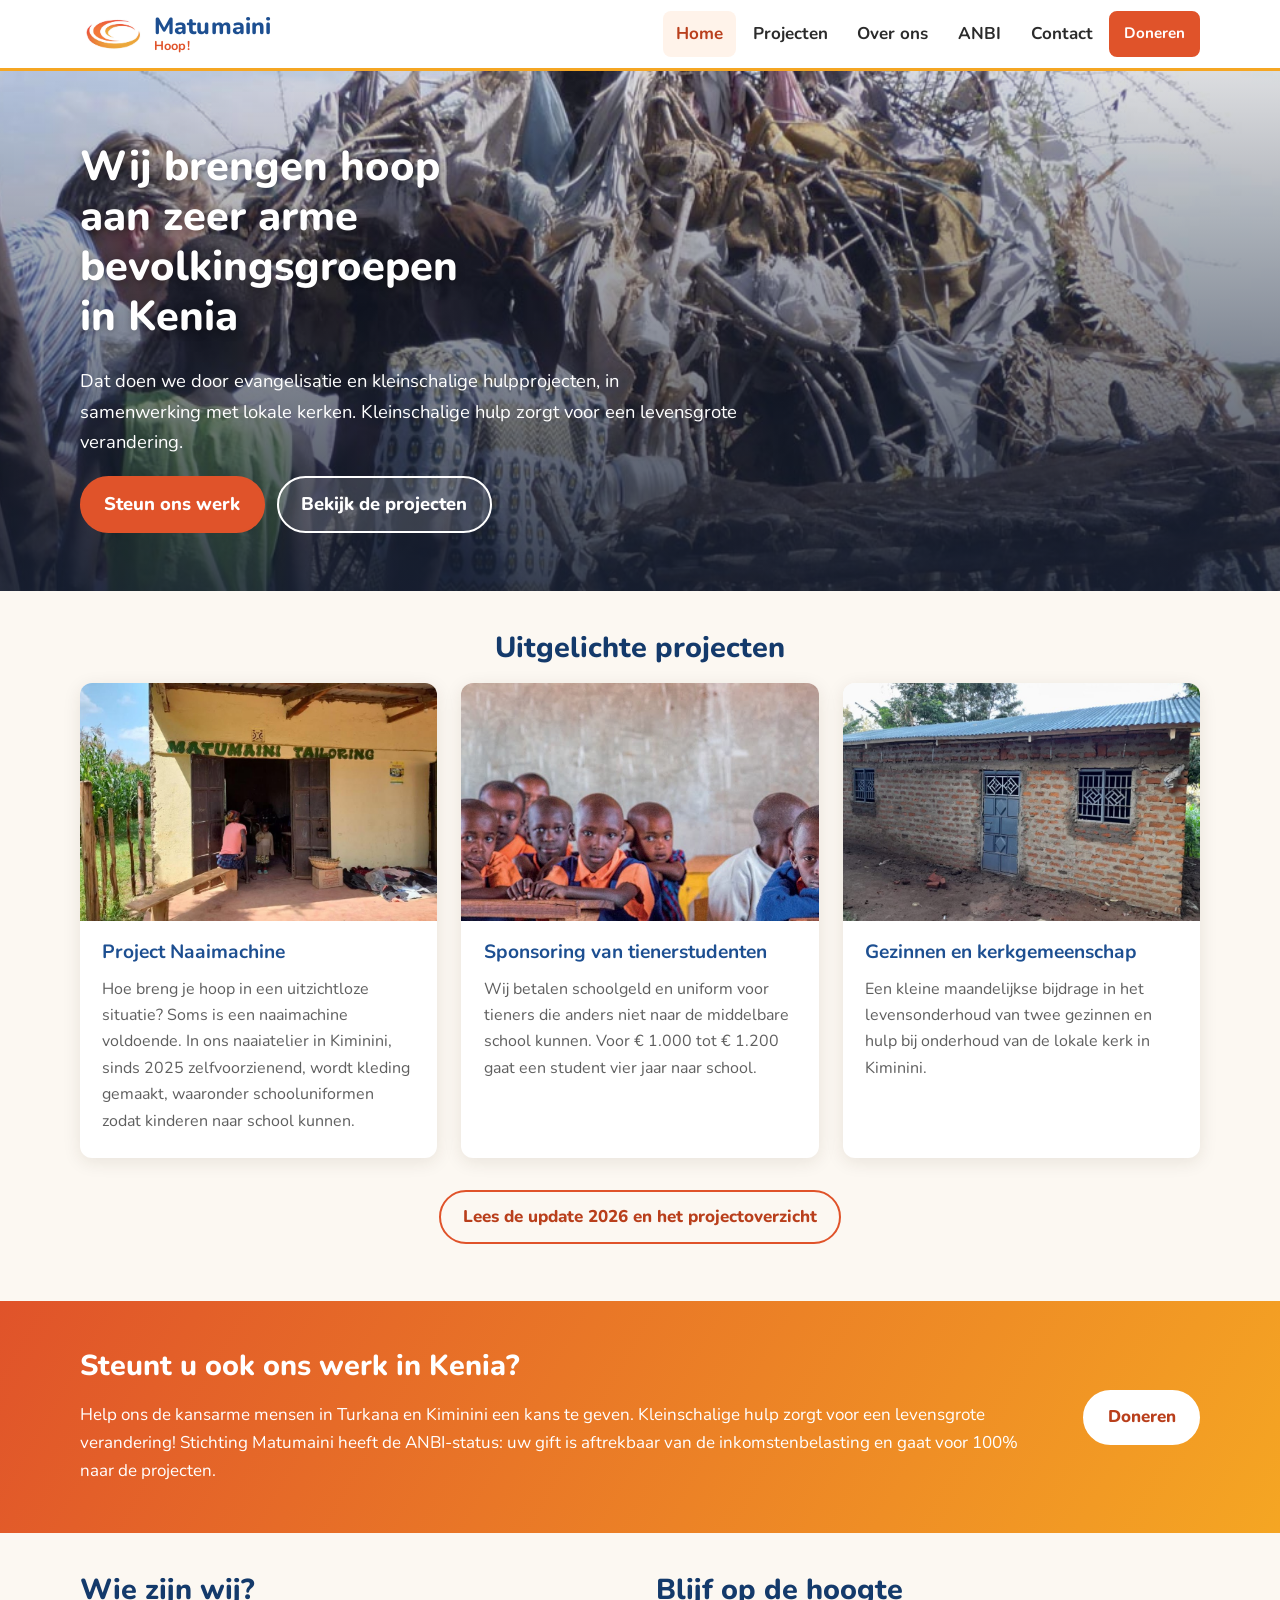
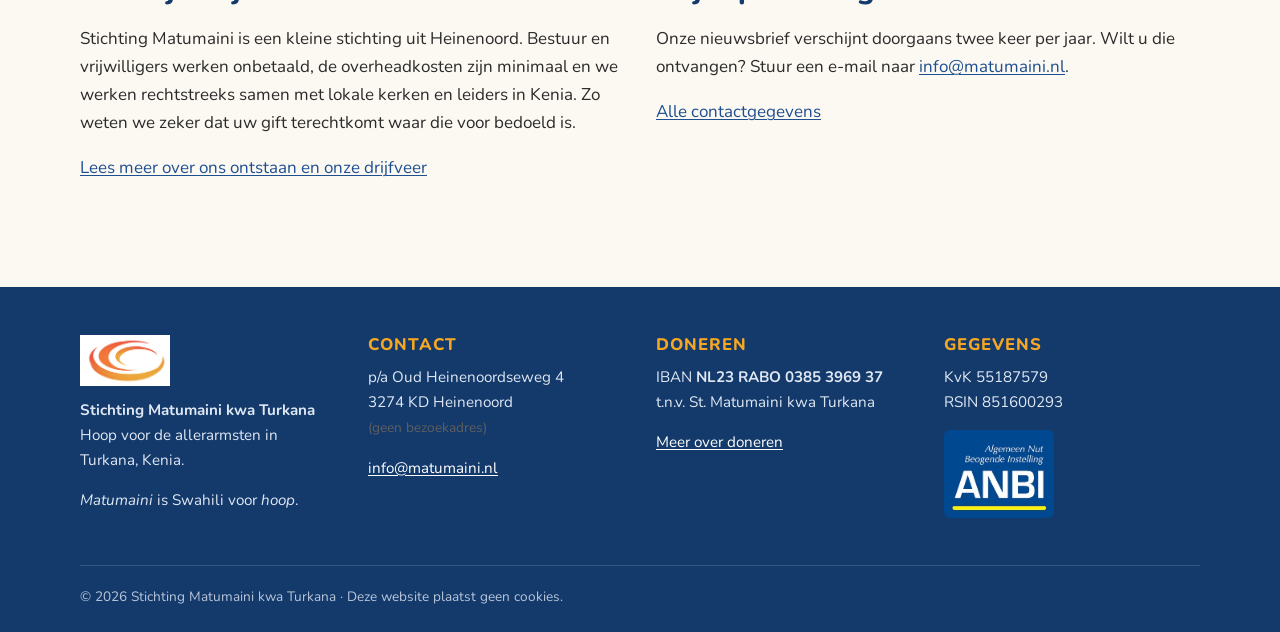
<file: index.html>
<!DOCTYPE html>
<html lang="nl">
<head>
  <meta charset="utf-8">
  <meta name="viewport" content="width=device-width, initial-scale=1">
  <title>Hoop voor Turkana, Kenia – Stichting Matumaini</title>
  <meta name="description" content="Stichting Matumaini brengt hoop aan zeer arme bevolkingsgroepen in Kenia door evangelisatie en kleinschalige hulpprojecten in samenwerking met lokale kerken. ANBI.">
  <link rel="canonical" href="https://www.matumaini.nl/">
  <link rel="icon" href="images/favicon.svg" type="image/svg+xml">
  <link rel="icon" href="images/logo.png" type="image/png">
  <meta property="og:title" content="Hoop voor Turkana, Kenia – Stichting Matumaini">
  <meta property="og:description" content="Stichting Matumaini brengt hoop aan zeer arme bevolkingsgroepen in Kenia door evangelisatie en kleinschalige hulpprojecten in samenwerking met lokale kerken. ANBI.">
  <meta property="og:image" content="https://www.matumaini.nl/images/hero-turkana.jpg">
  <meta property="og:type" content="website">
  <link rel="preconnect" href="https://fonts.googleapis.com">
  <link rel="preconnect" href="https://fonts.gstatic.com" crossorigin>
  <link href="https://fonts.googleapis.com/css2?family=Nunito:wght@400;600;700;800&display=swap" rel="stylesheet">
  <link rel="stylesheet" href="css/stijl.css">
</head>
<body>
<a class="skip" href="#inhoud">Direct naar inhoud</a>
<header class="site-header">
  <div class="wrap header-inner">
    <a class="brand" href="">
      <img src="images/logo.png" alt="" width="64" height="35">
      <span class="brand-naam">Matumaini <small>Hoop!</small></span>
    </a>
    <button class="menu-knop" aria-expanded="false" aria-controls="hoofdmenu">
      <span class="menu-lijn"></span><span class="sr-only">Menu</span>
    </button>
    <nav id="hoofdmenu" class="hoofdmenu" aria-label="Hoofdmenu">
      <ul>
        <li><a href="" aria-current="page">Home</a></li>
        <li><a href="projecten/">Projecten</a></li>
        <li><a href="over-ons/">Over ons</a></li>
        <li><a href="anbi/">ANBI</a></li>
        <li><a href="contact/">Contact</a></li>
        <li><a class="knop knop-klein" href="doneren/">Doneren</a></li>
      </ul>
    </nav>
  </div>
</header>
<section class="hero">
  <img class="hero-foto" src="images/hero-turkana.jpg" alt="Bezoek aan een gezin in Turkana, Kenia" width="1060" height="400">
  <div class="wrap hero-tekst">
    <h1>Wij brengen hoop aan zeer arme bevolkingsgroepen in Kenia</h1>
    <p>Dat doen we door evangelisatie en kleinschalige hulpprojecten, in samenwerking met lokale kerken. Kleinschalige hulp zorgt voor een levensgrote verandering.</p>
    <p class="hero-knoppen"><a class="knop" href="doneren/">Steun ons werk</a> <a class="knop knop-licht" href="projecten/">Bekijk de projecten</a></p>
  </div>
</section>
<main id="inhoud">
<section class="wrap sectie">
  <h2 class="sectie-kop">Uitgelichte projecten</h2>
  <div class="kaarten">
    <article class="kaart">
      <a href="projecten/project-naaimachine/"><img src="images/naaiatelier-voorkant.jpg" alt="Het naaiatelier Matumaini Tailoring in Kiminini" width="968" height="768" loading="lazy"></a>
      <div class="kaart-inhoud">
        <h3><a href="projecten/project-naaimachine/">Project Naaimachine</a></h3>
        <p>Hoe breng je hoop in een uitzichtloze situatie? Soms is een naaimachine voldoende. In ons naaiatelier in Kiminini, sinds 2025 zelfvoorzienend, wordt kleding gemaakt, waaronder schooluniformen zodat kinderen naar school kunnen.</p>
      </div>
    </article>
    <article class="kaart">
      <a href="projecten/#studenten"><img src="images/microfinanciering-kinderen.jpg" alt="Schoolkinderen in Kenia" width="1280" height="452" loading="lazy" style="object-position:left center"></a>
      <div class="kaart-inhoud">
        <h3><a href="projecten/#studenten">Sponsoring van tienerstudenten</a></h3>
        <p>Wij betalen schoolgeld en uniform voor tieners die anders niet naar de middelbare school kunnen. Voor € 1.000 tot € 1.200 gaat een student vier jaar naar school.</p>
      </div>
    </article>
    <article class="kaart">
      <a href="projecten/#gezinnen"><img src="images/huis-pastor.jpg" alt="Gebouw van de kerkgemeenschap in Kiminini" width="1024" height="768" loading="lazy"></a>
      <div class="kaart-inhoud">
        <h3><a href="projecten/#gezinnen">Gezinnen en kerkgemeenschap</a></h3>
        <p>Een kleine maandelijkse bijdrage in het levensonderhoud van twee gezinnen en hulp bij onderhoud van de lokale kerk in Kiminini.</p>
      </div>
    </article>
  </div>
  <p class="centreer"><a class="knop knop-omlijnd" href="projecten/">Lees de update 2026 en het projectoverzicht</a></p>
</section>

<section class="band band-oranje">
  <div class="wrap band-inner">
    <div>
      <h2>Steunt u ook ons werk in Kenia?</h2>
      <p>Help ons de kansarme mensen in Turkana en Kiminini een kans te geven. Kleinschalige hulp zorgt voor een levensgrote verandering! Stichting Matumaini heeft de ANBI-status: uw gift is aftrekbaar van de inkomstenbelasting en gaat voor 100% naar de projecten.</p>
    </div>
    <p><a class="knop knop-wit" href="doneren/">Doneren</a></p>
  </div>
</section>

<section class="wrap sectie twee-kolommen">
  <div>
    <h2>Wie zijn wij?</h2>
    <p>Stichting Matumaini is een kleine stichting uit Heinenoord. Bestuur en vrijwilligers werken onbetaald, de overheadkosten zijn minimaal en we werken rechtstreeks samen met lokale kerken en leiders in Kenia. Zo weten we zeker dat uw gift terechtkomt waar die voor bedoeld is.</p>
    <p><a href="over-ons/">Lees meer over ons ontstaan en onze drijfveer</a></p>
  </div>
  <div>
    <h2>Blijf op de hoogte</h2>
    <p>Onze nieuwsbrief verschijnt doorgaans twee keer per jaar. Wilt u die ontvangen? Stuur een e-mail naar <a href="mailto:info@matumaini.nl?subject=Aanmelden%20nieuwsbrief">info@matumaini.nl</a>.</p>
    <p><a href="contact/">Alle contactgegevens</a></p>
  </div>
</section>
</main>
<footer class="site-footer">
  <div class="wrap footer-grid">
    <div>
      <img src="images/logo.png" alt="Logo Stichting Matumaini" width="90" height="49">
      <p><strong>Stichting Matumaini kwa Turkana</strong><br>
      Hoop voor de allerarmsten in Turkana, Kenia.</p>
      <p><em>Matumaini</em> is Swahili voor <em>hoop</em>.</p>
    </div>
    <div>
      <h2>Contact</h2>
      <p>p/a Oud Heinenoordseweg 4<br>3274 KD Heinenoord<br><small>(geen bezoekadres)</small></p>
      <p><a href="mailto:info@matumaini.nl">info@matumaini.nl</a></p>
    </div>
    <div>
      <h2>Doneren</h2>
      <p>IBAN <strong>NL23 RABO 0385 3969 37</strong><br>t.n.v. St. Matumaini kwa Turkana</p>
      <p><a href="doneren/">Meer over doneren</a></p>
    </div>
    <div>
      <h2>Gegevens</h2>
      <p>KvK 55187579<br>RSIN 851600293</p>
      <p><a href="anbi/"><img class="anbi-badge" src="images/anbi-logo.jpg" alt="ANBI – Algemeen Nut Beogende Instelling" width="110" height="80"></a></p>
    </div>
  </div>
  <div class="wrap footer-onder">
    <p>© <span id="jaar">2026</span> Stichting Matumaini kwa Turkana · Deze website plaatst geen cookies.</p>
  </div>
</footer>
<script src="js/menu.js"></script>
</body>
</html>
</file>
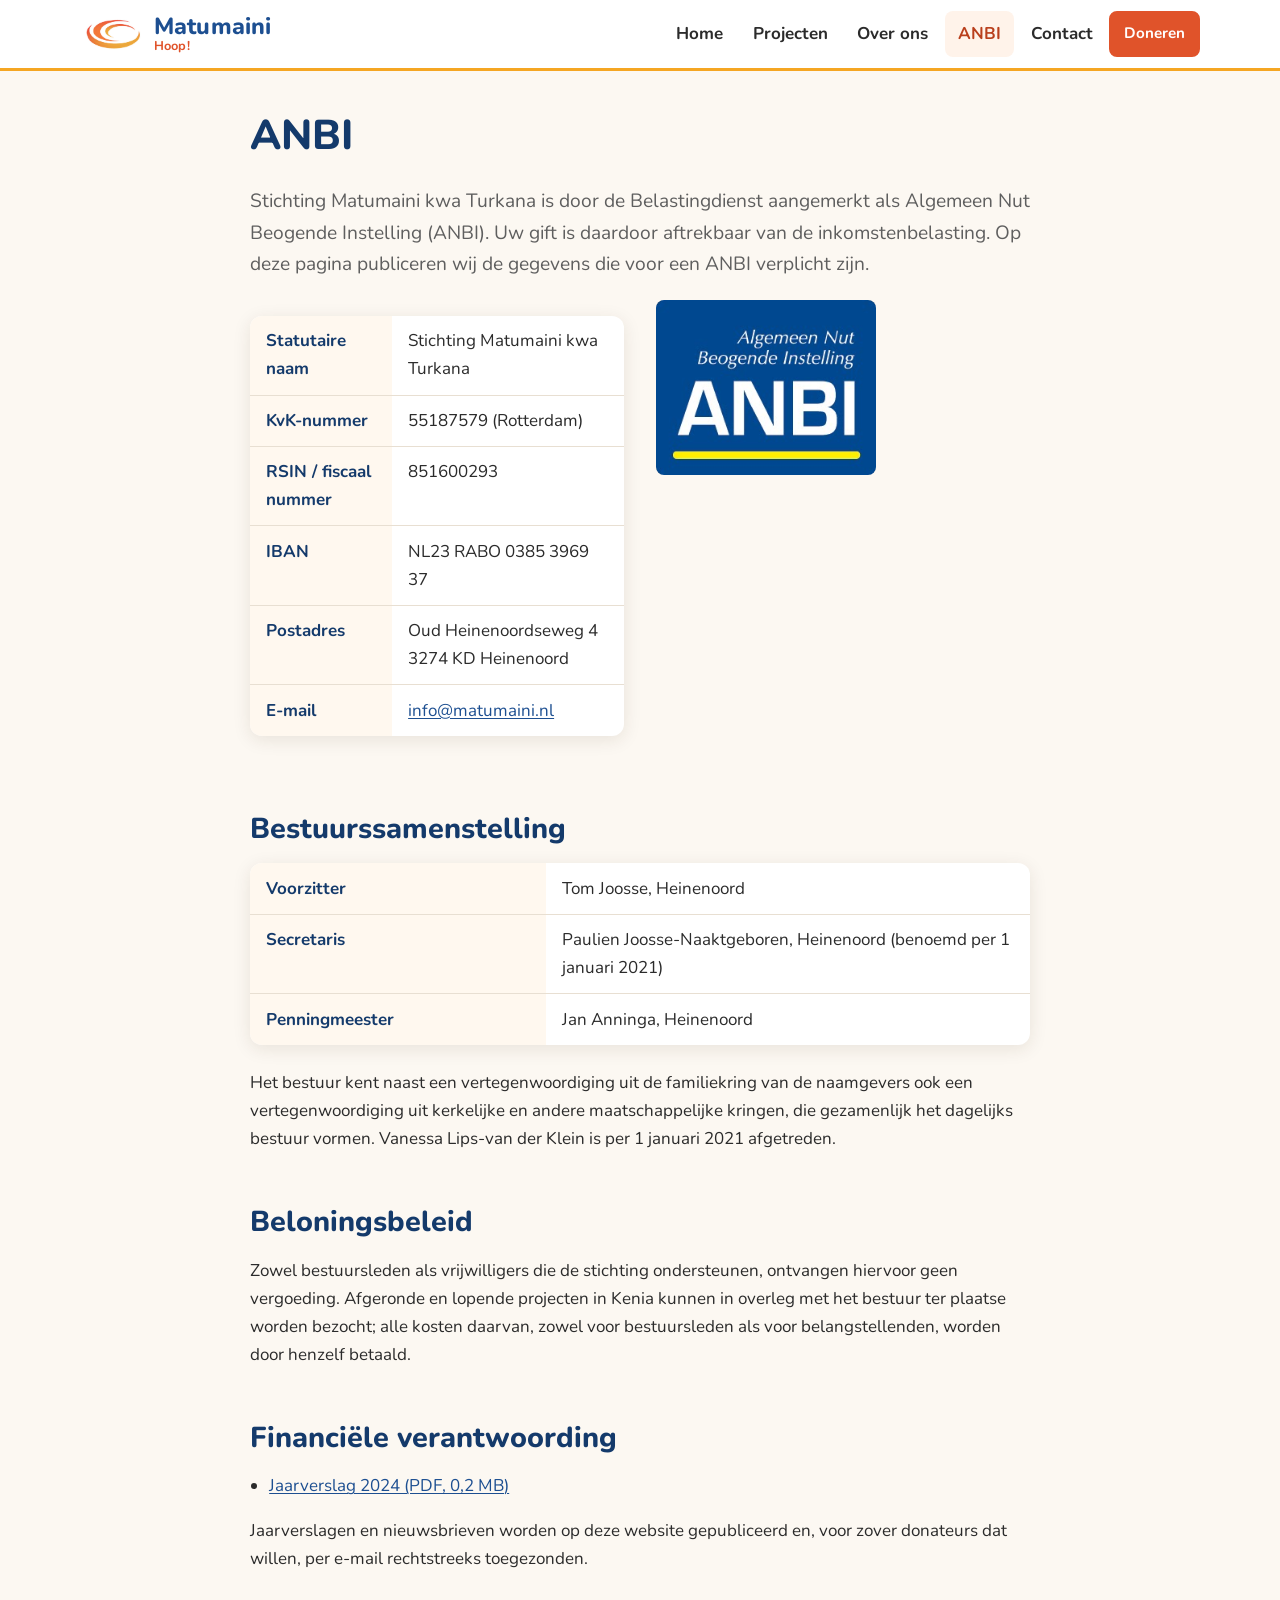
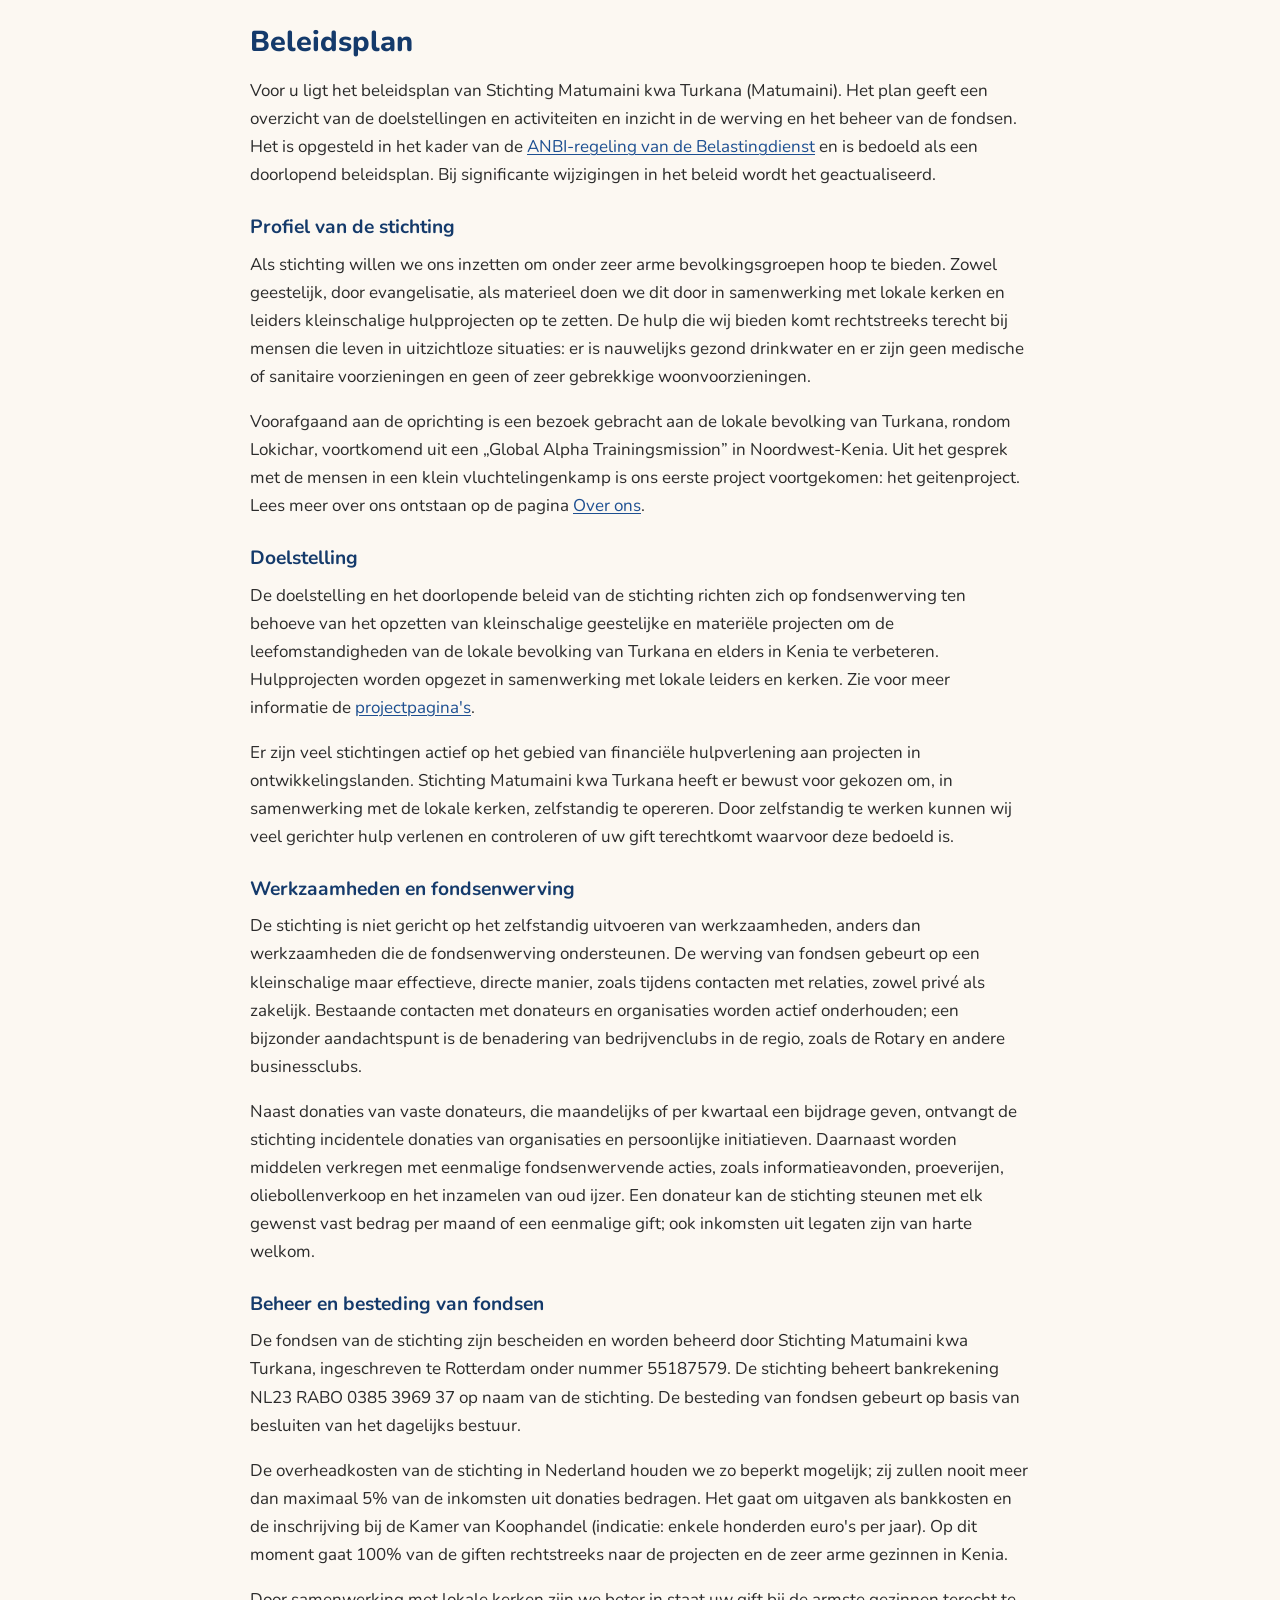
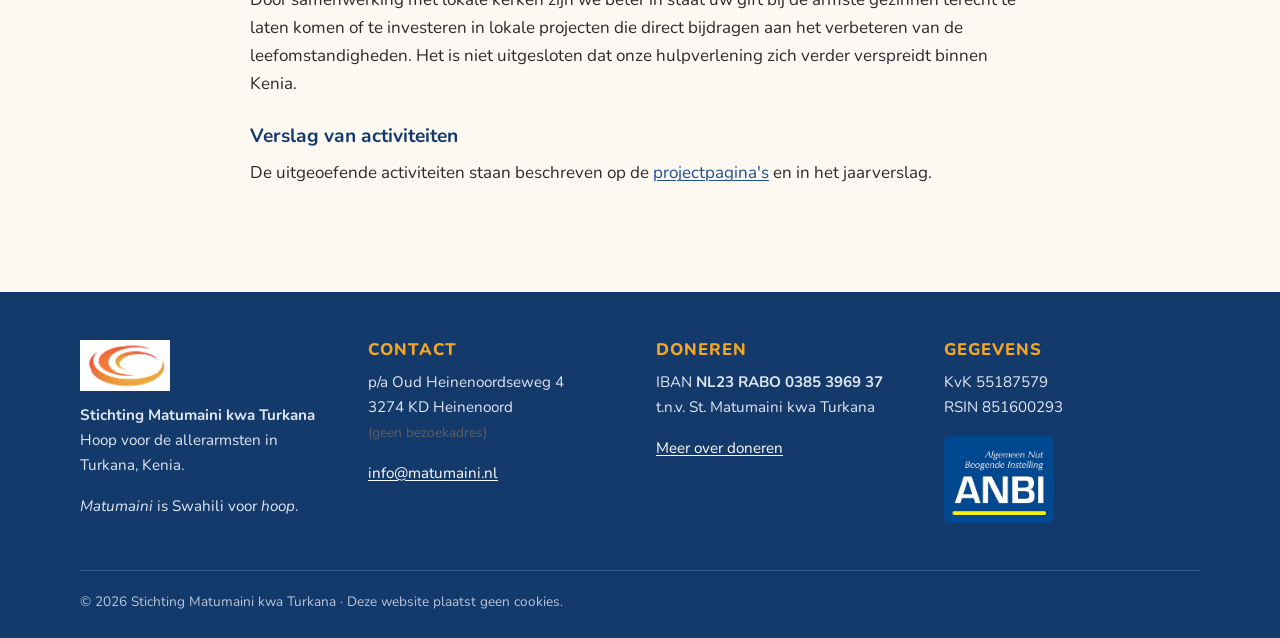
<file: anbi/index.html>
<!DOCTYPE html>
<html lang="nl">
<head>
  <meta charset="utf-8">
  <meta name="viewport" content="width=device-width, initial-scale=1">
  <title>ANBI – Stichting Matumaini</title>
  <meta name="description" content="ANBI-gegevens van Stichting Matumaini kwa Turkana: RSIN, KvK, bestuur, beloningsbeleid, beleidsplan en jaarverslag.">
  <link rel="canonical" href="https://www.matumaini.nl/anbi/">
  <link rel="icon" href="../images/favicon.svg" type="image/svg+xml">
  <link rel="icon" href="../images/logo.png" type="image/png">
  <meta property="og:title" content="ANBI – Stichting Matumaini">
  <meta property="og:description" content="ANBI-gegevens van Stichting Matumaini kwa Turkana: RSIN, KvK, bestuur, beloningsbeleid, beleidsplan en jaarverslag.">
  <meta property="og:image" content="https://www.matumaini.nl/images/hero-turkana.jpg">
  <meta property="og:type" content="website">
  <link rel="preconnect" href="https://fonts.googleapis.com">
  <link rel="preconnect" href="https://fonts.gstatic.com" crossorigin>
  <link href="https://fonts.googleapis.com/css2?family=Nunito:wght@400;600;700;800&display=swap" rel="stylesheet">
  <link rel="stylesheet" href="../css/stijl.css">
</head>
<body>
<a class="skip" href="#inhoud">Direct naar inhoud</a>
<header class="site-header">
  <div class="wrap header-inner">
    <a class="brand" href="../">
      <img src="../images/logo.png" alt="" width="64" height="35">
      <span class="brand-naam">Matumaini <small>Hoop!</small></span>
    </a>
    <button class="menu-knop" aria-expanded="false" aria-controls="hoofdmenu">
      <span class="menu-lijn"></span><span class="sr-only">Menu</span>
    </button>
    <nav id="hoofdmenu" class="hoofdmenu" aria-label="Hoofdmenu">
      <ul>
        <li><a href="../">Home</a></li>
        <li><a href="../projecten/">Projecten</a></li>
        <li><a href="../over-ons/">Over ons</a></li>
        <li><a href="../anbi/" aria-current="page">ANBI</a></li>
        <li><a href="../contact/">Contact</a></li>
        <li><a class="knop knop-klein" href="../doneren/">Doneren</a></li>
      </ul>
    </nav>
  </div>
</header>

<main id="inhoud">
<section class="wrap sectie smal">
  <h1>ANBI</h1>
  <p class="intro">Stichting Matumaini kwa Turkana is door de Belastingdienst aangemerkt als Algemeen Nut Beogende Instelling (ANBI). Uw gift is daardoor aftrekbaar van de inkomstenbelasting. Op deze pagina publiceren wij de gegevens die voor een ANBI verplicht zijn.</p>

  <div class="twee-kolommen">
    <table class="tabel">
      <tr><th>Statutaire naam</th><td>Stichting Matumaini kwa Turkana</td></tr>
      <tr><th>KvK-nummer</th><td>55187579 (Rotterdam)</td></tr>
      <tr><th>RSIN / fiscaal nummer</th><td>851600293</td></tr>
      <tr><th>IBAN</th><td>NL23 RABO 0385 3969 37</td></tr>
      <tr><th>Postadres</th><td>Oud Heinenoordseweg 4<br>3274 KD Heinenoord</td></tr>
      <tr><th>E-mail</th><td><a href="mailto:info@matumaini.nl">info@matumaini.nl</a></td></tr>
    </table>
    <figure class="anbi-figuur">
      <img src="../images/anbi-logo.jpg" alt="ANBI – Algemeen Nut Beogende Instelling" width="273" height="200">
    </figure>
  </div>

  <h2>Bestuurssamenstelling</h2>
  <table class="tabel">
    <tr><th>Voorzitter</th><td>Tom Joosse, Heinenoord</td></tr>
    <tr><th>Secretaris</th><td>Paulien Joosse-Naaktgeboren, Heinenoord (benoemd per 1 januari 2021)</td></tr>
    <tr><th>Penningmeester</th><td>Jan Anninga, Heinenoord</td></tr>
  </table>
  <p>Het bestuur kent naast een vertegenwoordiging uit de familiekring van de naamgevers ook een vertegenwoordiging uit kerkelijke en andere maatschappelijke kringen, die gezamenlijk het dagelijks bestuur vormen. Vanessa Lips-van der Klein is per 1 januari 2021 afgetreden.</p>

  <h2>Beloningsbeleid</h2>
  <p>Zowel bestuursleden als vrijwilligers die de stichting ondersteunen, ontvangen hiervoor geen vergoeding. Afgeronde en lopende projecten in Kenia kunnen in overleg met het bestuur ter plaatse worden bezocht; alle kosten daarvan, zowel voor bestuursleden als voor belangstellenden, worden door henzelf betaald.</p>

  <h2>Financiële verantwoording</h2>
  <ul class="lijst">
    <li><a href="../documenten/jaarverslag-2024.pdf">Jaarverslag 2024 (PDF, 0,2 MB)</a></li>
  </ul>
  <p>Jaarverslagen en nieuwsbrieven worden op deze website gepubliceerd en, voor zover donateurs dat willen, per e-mail rechtstreeks toegezonden.</p>

  <h2>Beleidsplan</h2>
  <p>Voor u ligt het beleidsplan van Stichting Matumaini kwa Turkana (Matumaini). Het plan geeft een overzicht van de doelstellingen en activiteiten en inzicht in de werving en het beheer van de fondsen. Het is opgesteld in het kader van de <a href="https://www.belastingdienst.nl/wps/wcm/connect/bldcontentnl/belastingdienst/zakelijk/bijzondere_regelingen/goede_doelen/algemeen_nut_beogende_instellingen/" rel="noopener">ANBI-regeling van de Belastingdienst</a> en is bedoeld als een doorlopend beleidsplan. Bij significante wijzigingen in het beleid wordt het geactualiseerd.</p>

  <h3>Profiel van de stichting</h3>
  <p>Als stichting willen we ons inzetten om onder zeer arme bevolkingsgroepen hoop te bieden. Zowel geestelijk, door evangelisatie, als materieel doen we dit door in samenwerking met lokale kerken en leiders kleinschalige hulpprojecten op te zetten. De hulp die wij bieden komt rechtstreeks terecht bij mensen die leven in uitzichtloze situaties: er is nauwelijks gezond drinkwater en er zijn geen medische of sanitaire voorzieningen en geen of zeer gebrekkige woonvoorzieningen.</p>
  <p>Voorafgaand aan de oprichting is een bezoek gebracht aan de lokale bevolking van Turkana, rondom Lokichar, voortkomend uit een „Global Alpha Trainingsmission” in Noordwest-Kenia. Uit het gesprek met de mensen in een klein vluchtelingenkamp is ons eerste project voortgekomen: het geitenproject. Lees meer over ons ontstaan op de pagina <a href="../over-ons/">Over ons</a>.</p>

  <h3>Doelstelling</h3>
  <p>De doelstelling en het doorlopende beleid van de stichting richten zich op fondsenwerving ten behoeve van het opzetten van kleinschalige geestelijke en materiële projecten om de leefomstandigheden van de lokale bevolking van Turkana en elders in Kenia te verbeteren. Hulpprojecten worden opgezet in samenwerking met lokale leiders en kerken. Zie voor meer informatie de <a href="../projecten/">projectpagina's</a>.</p>
  <p>Er zijn veel stichtingen actief op het gebied van financiële hulpverlening aan projecten in ontwikkelingslanden. Stichting Matumaini kwa Turkana heeft er bewust voor gekozen om, in samenwerking met de lokale kerken, zelfstandig te opereren. Door zelfstandig te werken kunnen wij veel gerichter hulp verlenen en controleren of uw gift terechtkomt waarvoor deze bedoeld is.</p>

  <h3>Werkzaamheden en fondsenwerving</h3>
  <p>De stichting is niet gericht op het zelfstandig uitvoeren van werkzaamheden, anders dan werkzaamheden die de fondsenwerving ondersteunen. De werving van fondsen gebeurt op een kleinschalige maar effectieve, directe manier, zoals tijdens contacten met relaties, zowel privé als zakelijk. Bestaande contacten met donateurs en organisaties worden actief onderhouden; een bijzonder aandachtspunt is de benadering van bedrijvenclubs in de regio, zoals de Rotary en andere businessclubs.</p>
  <p>Naast donaties van vaste donateurs, die maandelijks of per kwartaal een bijdrage geven, ontvangt de stichting incidentele donaties van organisaties en persoonlijke initiatieven. Daarnaast worden middelen verkregen met eenmalige fondsenwervende acties, zoals informatieavonden, proeverijen, oliebollenverkoop en het inzamelen van oud ijzer. Een donateur kan de stichting steunen met elk gewenst vast bedrag per maand of een eenmalige gift; ook inkomsten uit legaten zijn van harte welkom.</p>

  <h3>Beheer en besteding van fondsen</h3>
  <p>De fondsen van de stichting zijn bescheiden en worden beheerd door Stichting Matumaini kwa Turkana, ingeschreven te Rotterdam onder nummer 55187579. De stichting beheert bankrekening NL23 RABO 0385 3969 37 op naam van de stichting. De besteding van fondsen gebeurt op basis van besluiten van het dagelijks bestuur.</p>
  <p>De overheadkosten van de stichting in Nederland houden we zo beperkt mogelijk; zij zullen nooit meer dan maximaal 5% van de inkomsten uit donaties bedragen. Het gaat om uitgaven als bankkosten en de inschrijving bij de Kamer van Koophandel (indicatie: enkele honderden euro's per jaar). Op dit moment gaat 100% van de giften rechtstreeks naar de projecten en de zeer arme gezinnen in Kenia.</p>
  <p>Door samenwerking met lokale kerken zijn we beter in staat uw gift bij de armste gezinnen terecht te laten komen of te investeren in lokale projecten die direct bijdragen aan het verbeteren van de leefomstandigheden. Het is niet uitgesloten dat onze hulpverlening zich verder verspreidt binnen Kenia.</p>

  <h3>Verslag van activiteiten</h3>
  <p>De uitgeoefende activiteiten staan beschreven op de <a href="../projecten/">projectpagina's</a> en in het jaarverslag.</p>
</section>
</main>
<footer class="site-footer">
  <div class="wrap footer-grid">
    <div>
      <img src="../images/logo.png" alt="Logo Stichting Matumaini" width="90" height="49">
      <p><strong>Stichting Matumaini kwa Turkana</strong><br>
      Hoop voor de allerarmsten in Turkana, Kenia.</p>
      <p><em>Matumaini</em> is Swahili voor <em>hoop</em>.</p>
    </div>
    <div>
      <h2>Contact</h2>
      <p>p/a Oud Heinenoordseweg 4<br>3274 KD Heinenoord<br><small>(geen bezoekadres)</small></p>
      <p><a href="mailto:info@matumaini.nl">info@matumaini.nl</a></p>
    </div>
    <div>
      <h2>Doneren</h2>
      <p>IBAN <strong>NL23 RABO 0385 3969 37</strong><br>t.n.v. St. Matumaini kwa Turkana</p>
      <p><a href="../doneren/">Meer over doneren</a></p>
    </div>
    <div>
      <h2>Gegevens</h2>
      <p>KvK 55187579<br>RSIN 851600293</p>
      <p><a href="../anbi/"><img class="anbi-badge" src="../images/anbi-logo.jpg" alt="ANBI – Algemeen Nut Beogende Instelling" width="110" height="80"></a></p>
    </div>
  </div>
  <div class="wrap footer-onder">
    <p>© <span id="jaar">2026</span> Stichting Matumaini kwa Turkana · Deze website plaatst geen cookies.</p>
  </div>
</footer>
<script src="../js/menu.js"></script>
</body>
</html>
</file>
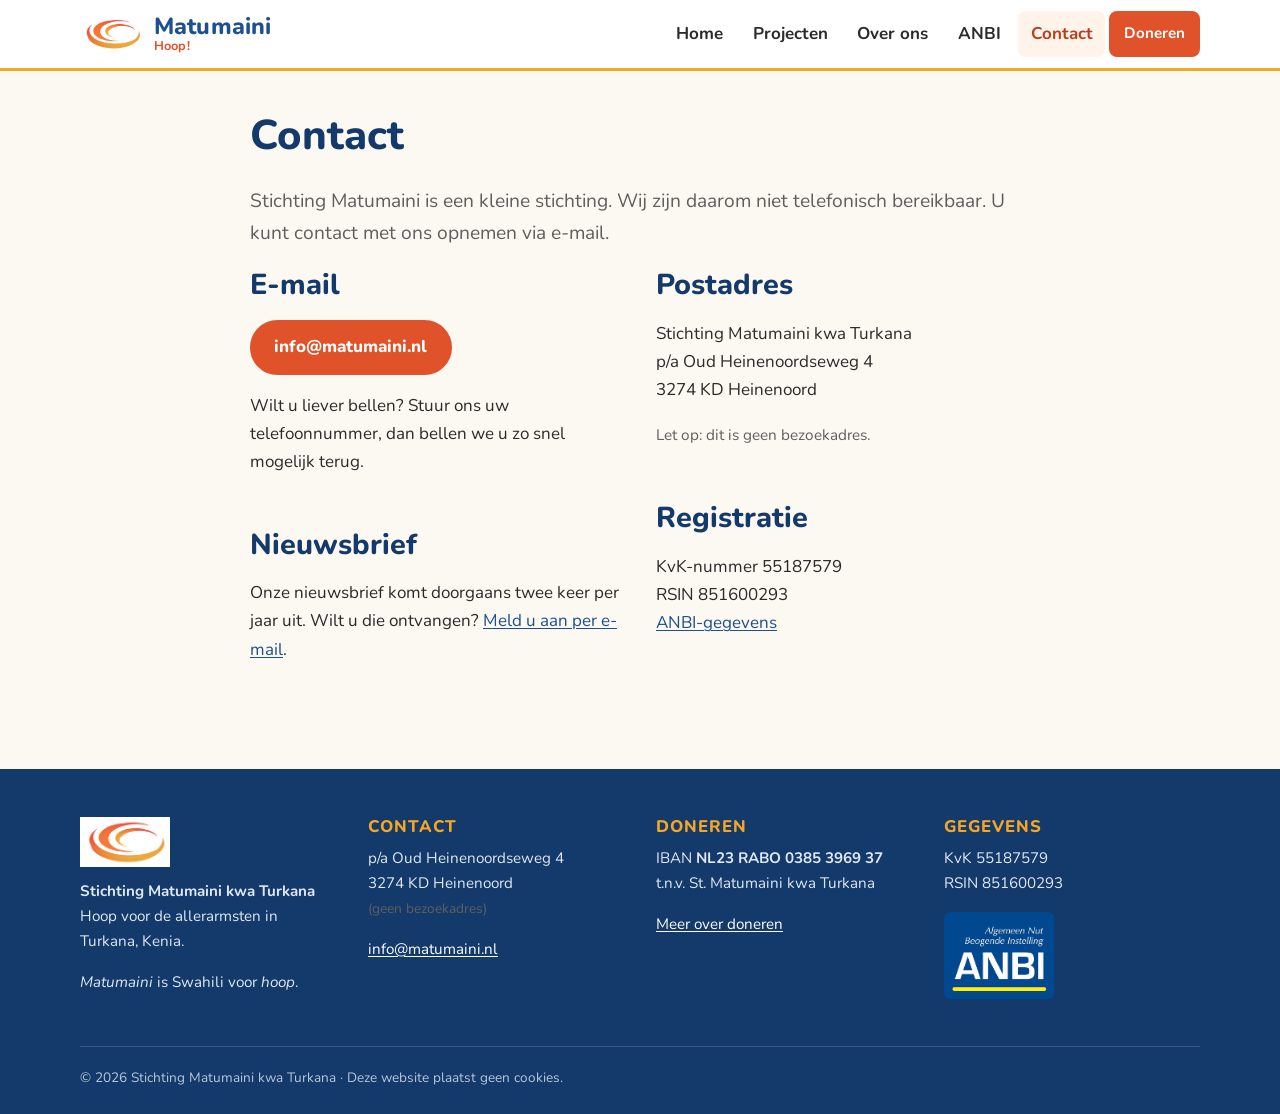
<file: contact/index.html>
<!DOCTYPE html>
<html lang="nl">
<head>
  <meta charset="utf-8">
  <meta name="viewport" content="width=device-width, initial-scale=1">
  <title>Contact – Stichting Matumaini</title>
  <meta name="description" content="Neem contact op met Stichting Matumaini via info@matumaini.nl. Postadres: Oud Heinenoordseweg 4, 3274 KD Heinenoord.">
  <link rel="canonical" href="https://www.matumaini.nl/contact/">
  <link rel="icon" href="../images/favicon.svg" type="image/svg+xml">
  <link rel="icon" href="../images/logo.png" type="image/png">
  <meta property="og:title" content="Contact – Stichting Matumaini">
  <meta property="og:description" content="Neem contact op met Stichting Matumaini via info@matumaini.nl. Postadres: Oud Heinenoordseweg 4, 3274 KD Heinenoord.">
  <meta property="og:image" content="https://www.matumaini.nl/images/hero-turkana.jpg">
  <meta property="og:type" content="website">
  <link rel="preconnect" href="https://fonts.googleapis.com">
  <link rel="preconnect" href="https://fonts.gstatic.com" crossorigin>
  <link href="https://fonts.googleapis.com/css2?family=Nunito:wght@400;600;700;800&display=swap" rel="stylesheet">
  <link rel="stylesheet" href="../css/stijl.css">
</head>
<body>
<a class="skip" href="#inhoud">Direct naar inhoud</a>
<header class="site-header">
  <div class="wrap header-inner">
    <a class="brand" href="../">
      <img src="../images/logo.png" alt="" width="64" height="35">
      <span class="brand-naam">Matumaini <small>Hoop!</small></span>
    </a>
    <button class="menu-knop" aria-expanded="false" aria-controls="hoofdmenu">
      <span class="menu-lijn"></span><span class="sr-only">Menu</span>
    </button>
    <nav id="hoofdmenu" class="hoofdmenu" aria-label="Hoofdmenu">
      <ul>
        <li><a href="../">Home</a></li>
        <li><a href="../projecten/">Projecten</a></li>
        <li><a href="../over-ons/">Over ons</a></li>
        <li><a href="../anbi/">ANBI</a></li>
        <li><a href="../contact/" aria-current="page">Contact</a></li>
        <li><a class="knop knop-klein" href="../doneren/">Doneren</a></li>
      </ul>
    </nav>
  </div>
</header>

<main id="inhoud">
<section class="wrap sectie smal">
  <h1>Contact</h1>
  <p class="intro">Stichting Matumaini is een kleine stichting. Wij zijn daarom niet telefonisch bereikbaar. U kunt contact met ons opnemen via e-mail.</p>

  <div class="twee-kolommen">
    <div>
      <h2>E-mail</h2>
      <p><a class="knop" href="mailto:info@matumaini.nl">info@matumaini.nl</a></p>
      <p>Wilt u liever bellen? Stuur ons uw telefoonnummer, dan bellen we u zo snel mogelijk terug.</p>

      <h2>Nieuwsbrief</h2>
      <p>Onze nieuwsbrief komt doorgaans twee keer per jaar uit. Wilt u die ontvangen? <a href="mailto:info@matumaini.nl?subject=Aanmelden%20nieuwsbrief">Meld u aan per e-mail</a>.</p>
    </div>
    <div>
      <h2>Postadres</h2>
      <p>Stichting Matumaini kwa Turkana<br>p/a Oud Heinenoordseweg 4<br>3274 KD Heinenoord</p>
      <p><small>Let op: dit is geen bezoekadres.</small></p>

      <h2>Registratie</h2>
      <p>KvK-nummer 55187579<br>RSIN 851600293<br><a href="../anbi/">ANBI-gegevens</a></p>
    </div>
  </div>
</section>
</main>
<footer class="site-footer">
  <div class="wrap footer-grid">
    <div>
      <img src="../images/logo.png" alt="Logo Stichting Matumaini" width="90" height="49">
      <p><strong>Stichting Matumaini kwa Turkana</strong><br>
      Hoop voor de allerarmsten in Turkana, Kenia.</p>
      <p><em>Matumaini</em> is Swahili voor <em>hoop</em>.</p>
    </div>
    <div>
      <h2>Contact</h2>
      <p>p/a Oud Heinenoordseweg 4<br>3274 KD Heinenoord<br><small>(geen bezoekadres)</small></p>
      <p><a href="mailto:info@matumaini.nl">info@matumaini.nl</a></p>
    </div>
    <div>
      <h2>Doneren</h2>
      <p>IBAN <strong>NL23 RABO 0385 3969 37</strong><br>t.n.v. St. Matumaini kwa Turkana</p>
      <p><a href="../doneren/">Meer over doneren</a></p>
    </div>
    <div>
      <h2>Gegevens</h2>
      <p>KvK 55187579<br>RSIN 851600293</p>
      <p><a href="../anbi/"><img class="anbi-badge" src="../images/anbi-logo.jpg" alt="ANBI – Algemeen Nut Beogende Instelling" width="110" height="80"></a></p>
    </div>
  </div>
  <div class="wrap footer-onder">
    <p>© <span id="jaar">2026</span> Stichting Matumaini kwa Turkana · Deze website plaatst geen cookies.</p>
  </div>
</footer>
<script src="../js/menu.js"></script>
</body>
</html>
</file>
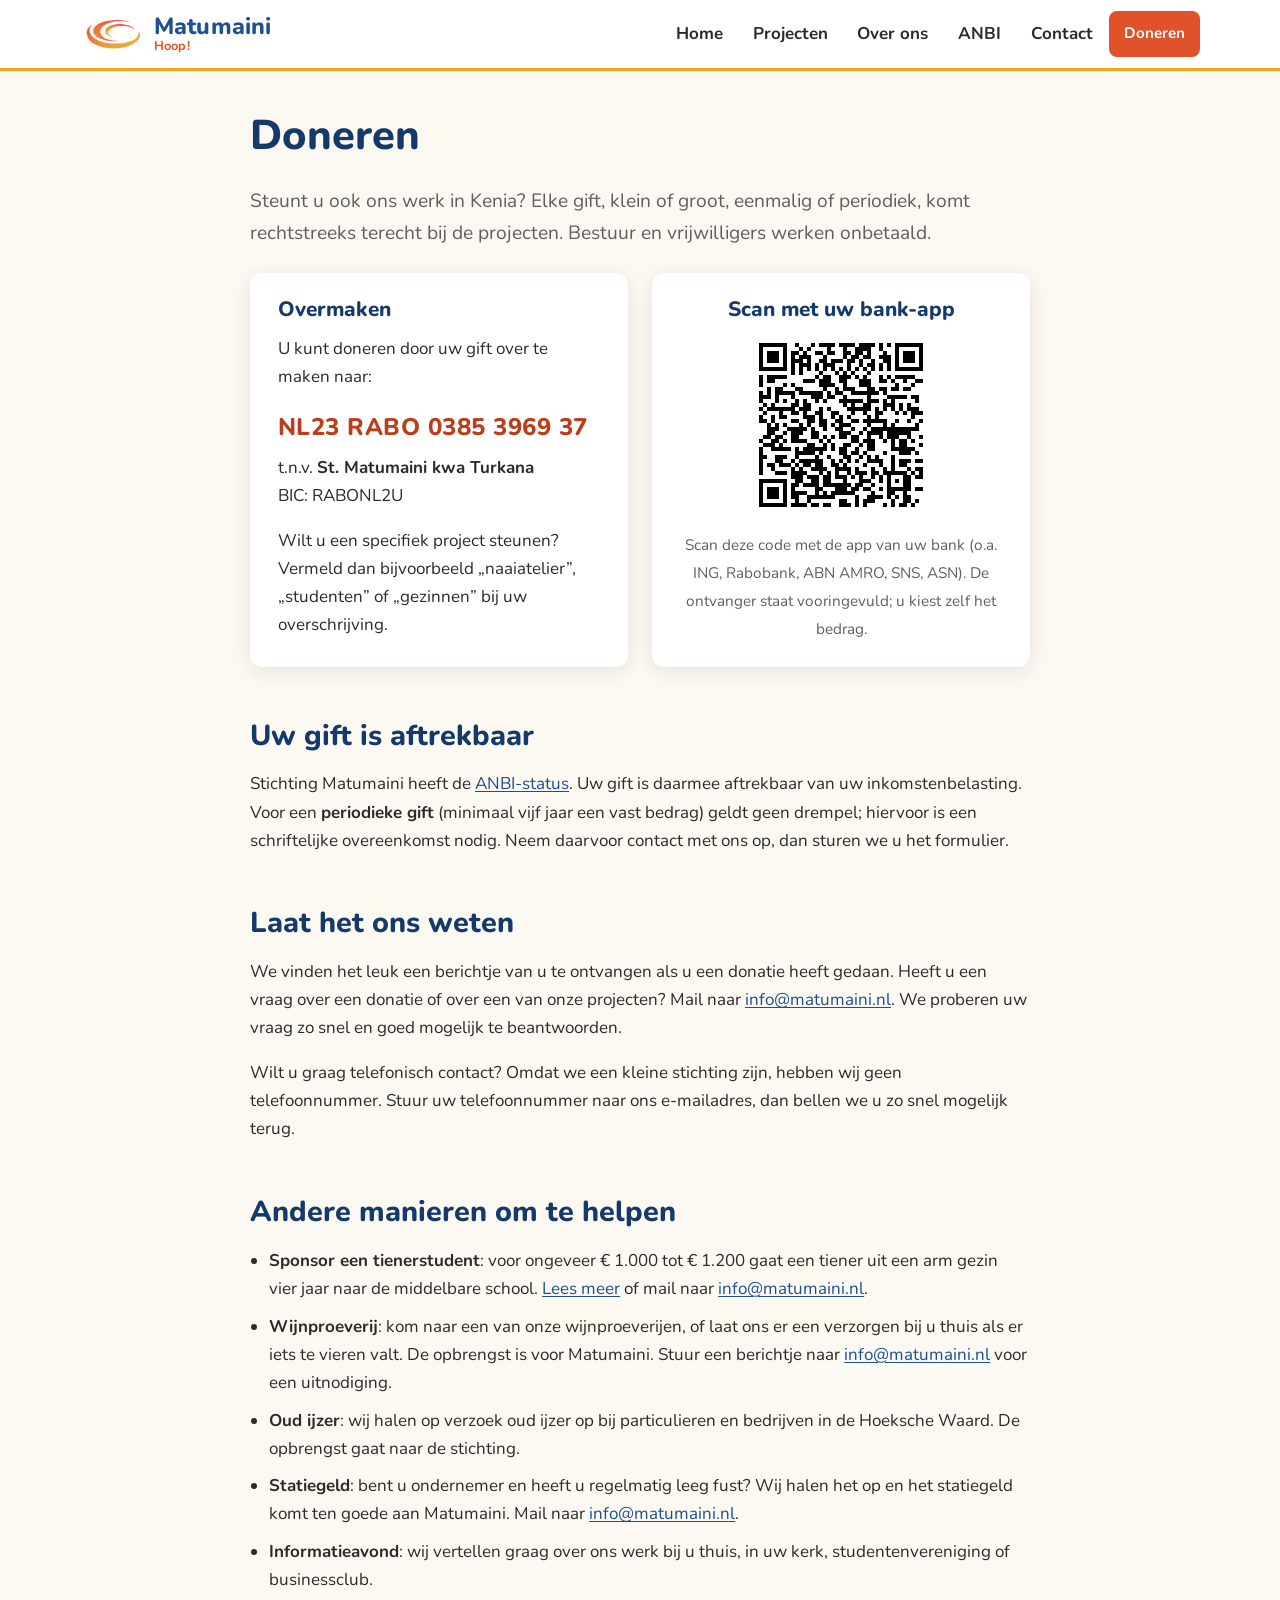
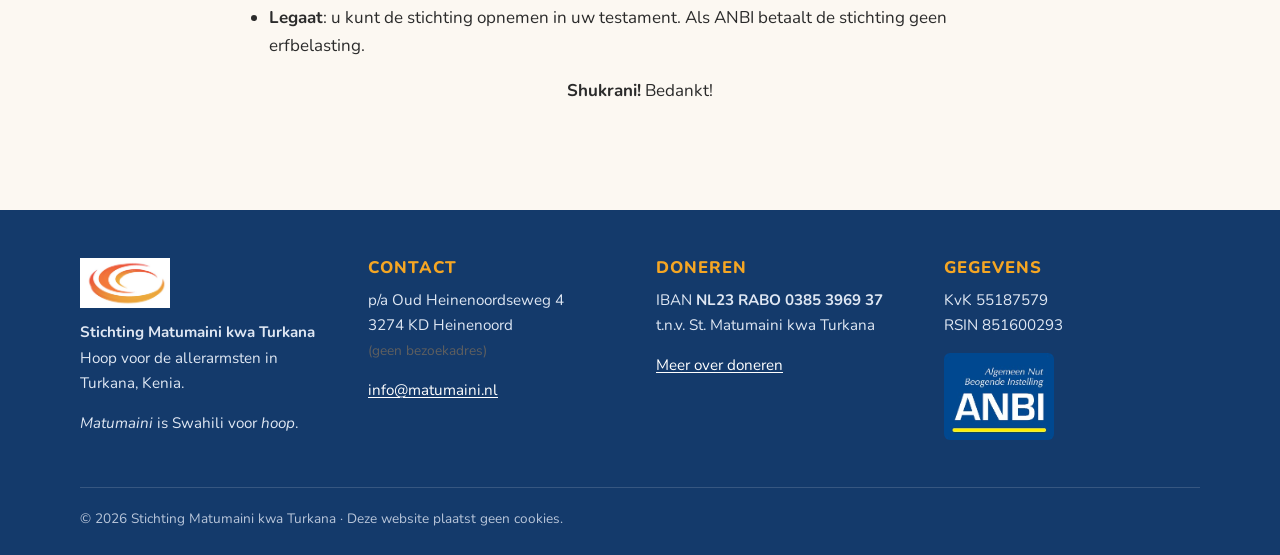
<file: doneren/index.html>
<!DOCTYPE html>
<html lang="nl">
<head>
  <meta charset="utf-8">
  <meta name="viewport" content="width=device-width, initial-scale=1">
  <title>Doneren – Stichting Matumaini</title>
  <meta name="description" content="Steun Stichting Matumaini: doneer via IBAN NL23 RABO 0385 3969 37 of scan de betaal-QR. ANBI: uw gift is aftrekbaar.">
  <link rel="canonical" href="https://www.matumaini.nl/doneren/">
  <link rel="icon" href="../images/favicon.svg" type="image/svg+xml">
  <link rel="icon" href="../images/logo.png" type="image/png">
  <meta property="og:title" content="Doneren – Stichting Matumaini">
  <meta property="og:description" content="Steun Stichting Matumaini: doneer via IBAN NL23 RABO 0385 3969 37 of scan de betaal-QR. ANBI: uw gift is aftrekbaar.">
  <meta property="og:image" content="https://www.matumaini.nl/images/hero-turkana.jpg">
  <meta property="og:type" content="website">
  <link rel="preconnect" href="https://fonts.googleapis.com">
  <link rel="preconnect" href="https://fonts.gstatic.com" crossorigin>
  <link href="https://fonts.googleapis.com/css2?family=Nunito:wght@400;600;700;800&display=swap" rel="stylesheet">
  <link rel="stylesheet" href="../css/stijl.css">
</head>
<body>
<a class="skip" href="#inhoud">Direct naar inhoud</a>
<header class="site-header">
  <div class="wrap header-inner">
    <a class="brand" href="../">
      <img src="../images/logo.png" alt="" width="64" height="35">
      <span class="brand-naam">Matumaini <small>Hoop!</small></span>
    </a>
    <button class="menu-knop" aria-expanded="false" aria-controls="hoofdmenu">
      <span class="menu-lijn"></span><span class="sr-only">Menu</span>
    </button>
    <nav id="hoofdmenu" class="hoofdmenu" aria-label="Hoofdmenu">
      <ul>
        <li><a href="../">Home</a></li>
        <li><a href="../projecten/">Projecten</a></li>
        <li><a href="../over-ons/">Over ons</a></li>
        <li><a href="../anbi/">ANBI</a></li>
        <li><a href="../contact/">Contact</a></li>
        <li><a class="knop knop-klein" href="../doneren/">Doneren</a></li>
      </ul>
    </nav>
  </div>
</header>

<main id="inhoud">
<section class="wrap sectie smal">
  <h1>Doneren</h1>
  <p class="intro">Steunt u ook ons werk in Kenia? Elke gift, klein of groot, eenmalig of periodiek, komt rechtstreeks terecht bij de projecten. Bestuur en vrijwilligers werken onbetaald.</p>

  <div class="doneer-grid">
    <div class="doneer-blok">
      <h2>Overmaken</h2>
      <p>U kunt doneren door uw gift over te maken naar:</p>
      <p class="iban">NL23 RABO 0385 3969 37</p>
      <p>t.n.v. <strong>St. Matumaini kwa Turkana</strong><br>BIC: RABONL2U</p>
      <p>Wilt u een specifiek project steunen? Vermeld dan bijvoorbeeld „naaiatelier”, „studenten” of „gezinnen” bij uw overschrijving.</p>
    </div>
    <div class="doneer-blok qr-blok">
      <h2>Scan met uw bank-app</h2>
      <img src="../images/betaal-qr.svg" alt="Betaal-QR-code voor een gift aan Stichting Matumaini kwa Turkana" width="180" height="180">
      <p><small>Scan deze code met de app van uw bank (o.a. ING, Rabobank, ABN AMRO, SNS, ASN). De ontvanger staat vooringevuld; u kiest zelf het bedrag.</small></p>
    </div>
  </div>

  <h2>Uw gift is aftrekbaar</h2>
  <p>Stichting Matumaini heeft de <a href="../anbi/">ANBI-status</a>. Uw gift is daarmee aftrekbaar van uw inkomstenbelasting. Voor een <strong>periodieke gift</strong> (minimaal vijf jaar een vast bedrag) geldt geen drempel; hiervoor is een schriftelijke overeenkomst nodig. Neem daarvoor contact met ons op, dan sturen we u het formulier.</p>

  <h2>Laat het ons weten</h2>
  <p>We vinden het leuk een berichtje van u te ontvangen als u een donatie heeft gedaan. Heeft u een vraag over een donatie of over een van onze projecten? Mail naar <a href="mailto:info@matumaini.nl">info@matumaini.nl</a>. We proberen uw vraag zo snel en goed mogelijk te beantwoorden.</p>
  <p>Wilt u graag telefonisch contact? Omdat we een kleine stichting zijn, hebben wij geen telefoonnummer. Stuur uw telefoonnummer naar ons e-mailadres, dan bellen we u zo snel mogelijk terug.</p>

  <h2>Andere manieren om te helpen</h2>
  <ul class="lijst">
    <li><strong>Sponsor een tienerstudent</strong>: voor ongeveer € 1.000 tot € 1.200 gaat een tiener uit een arm gezin vier jaar naar de middelbare school. <a href="../projecten/#studenten">Lees meer</a> of mail naar <a href="mailto:info@matumaini.nl?subject=Sponsoring%20student">info@matumaini.nl</a>.</li>
    <li><strong>Wijnproeverij</strong>: kom naar een van onze wijnproeverijen, of laat ons er een verzorgen bij u thuis als er iets te vieren valt. De opbrengst is voor Matumaini. Stuur een berichtje naar <a href="mailto:info@matumaini.nl?subject=Wijnproeverij%20Matumaini">info@matumaini.nl</a> voor een uitnodiging.</li>
    <li><strong>Oud ijzer</strong>: wij halen op verzoek oud ijzer op bij particulieren en bedrijven in de Hoeksche Waard. De opbrengst gaat naar de stichting.</li>
    <li><strong>Statiegeld</strong>: bent u ondernemer en heeft u regelmatig leeg fust? Wij halen het op en het statiegeld komt ten goede aan Matumaini. Mail naar <a href="mailto:info@matumaini.nl?subject=Statiegeld%20Matumaini">info@matumaini.nl</a>.</li>
    <li><strong>Informatieavond</strong>: wij vertellen graag over ons werk bij u thuis, in uw kerk, studentenvereniging of businessclub.</li>
    <li><strong>Legaat</strong>: u kunt de stichting opnemen in uw testament. Als ANBI betaalt de stichting geen erfbelasting.</li>
  </ul>
  <p class="centreer"><strong>Shukrani!</strong> Bedankt!</p>
</section>
</main>
<footer class="site-footer">
  <div class="wrap footer-grid">
    <div>
      <img src="../images/logo.png" alt="Logo Stichting Matumaini" width="90" height="49">
      <p><strong>Stichting Matumaini kwa Turkana</strong><br>
      Hoop voor de allerarmsten in Turkana, Kenia.</p>
      <p><em>Matumaini</em> is Swahili voor <em>hoop</em>.</p>
    </div>
    <div>
      <h2>Contact</h2>
      <p>p/a Oud Heinenoordseweg 4<br>3274 KD Heinenoord<br><small>(geen bezoekadres)</small></p>
      <p><a href="mailto:info@matumaini.nl">info@matumaini.nl</a></p>
    </div>
    <div>
      <h2>Doneren</h2>
      <p>IBAN <strong>NL23 RABO 0385 3969 37</strong><br>t.n.v. St. Matumaini kwa Turkana</p>
      <p><a href="../doneren/">Meer over doneren</a></p>
    </div>
    <div>
      <h2>Gegevens</h2>
      <p>KvK 55187579<br>RSIN 851600293</p>
      <p><a href="../anbi/"><img class="anbi-badge" src="../images/anbi-logo.jpg" alt="ANBI – Algemeen Nut Beogende Instelling" width="110" height="80"></a></p>
    </div>
  </div>
  <div class="wrap footer-onder">
    <p>© <span id="jaar">2026</span> Stichting Matumaini kwa Turkana · Deze website plaatst geen cookies.</p>
  </div>
</footer>
<script src="../js/menu.js"></script>
</body>
</html>
</file>
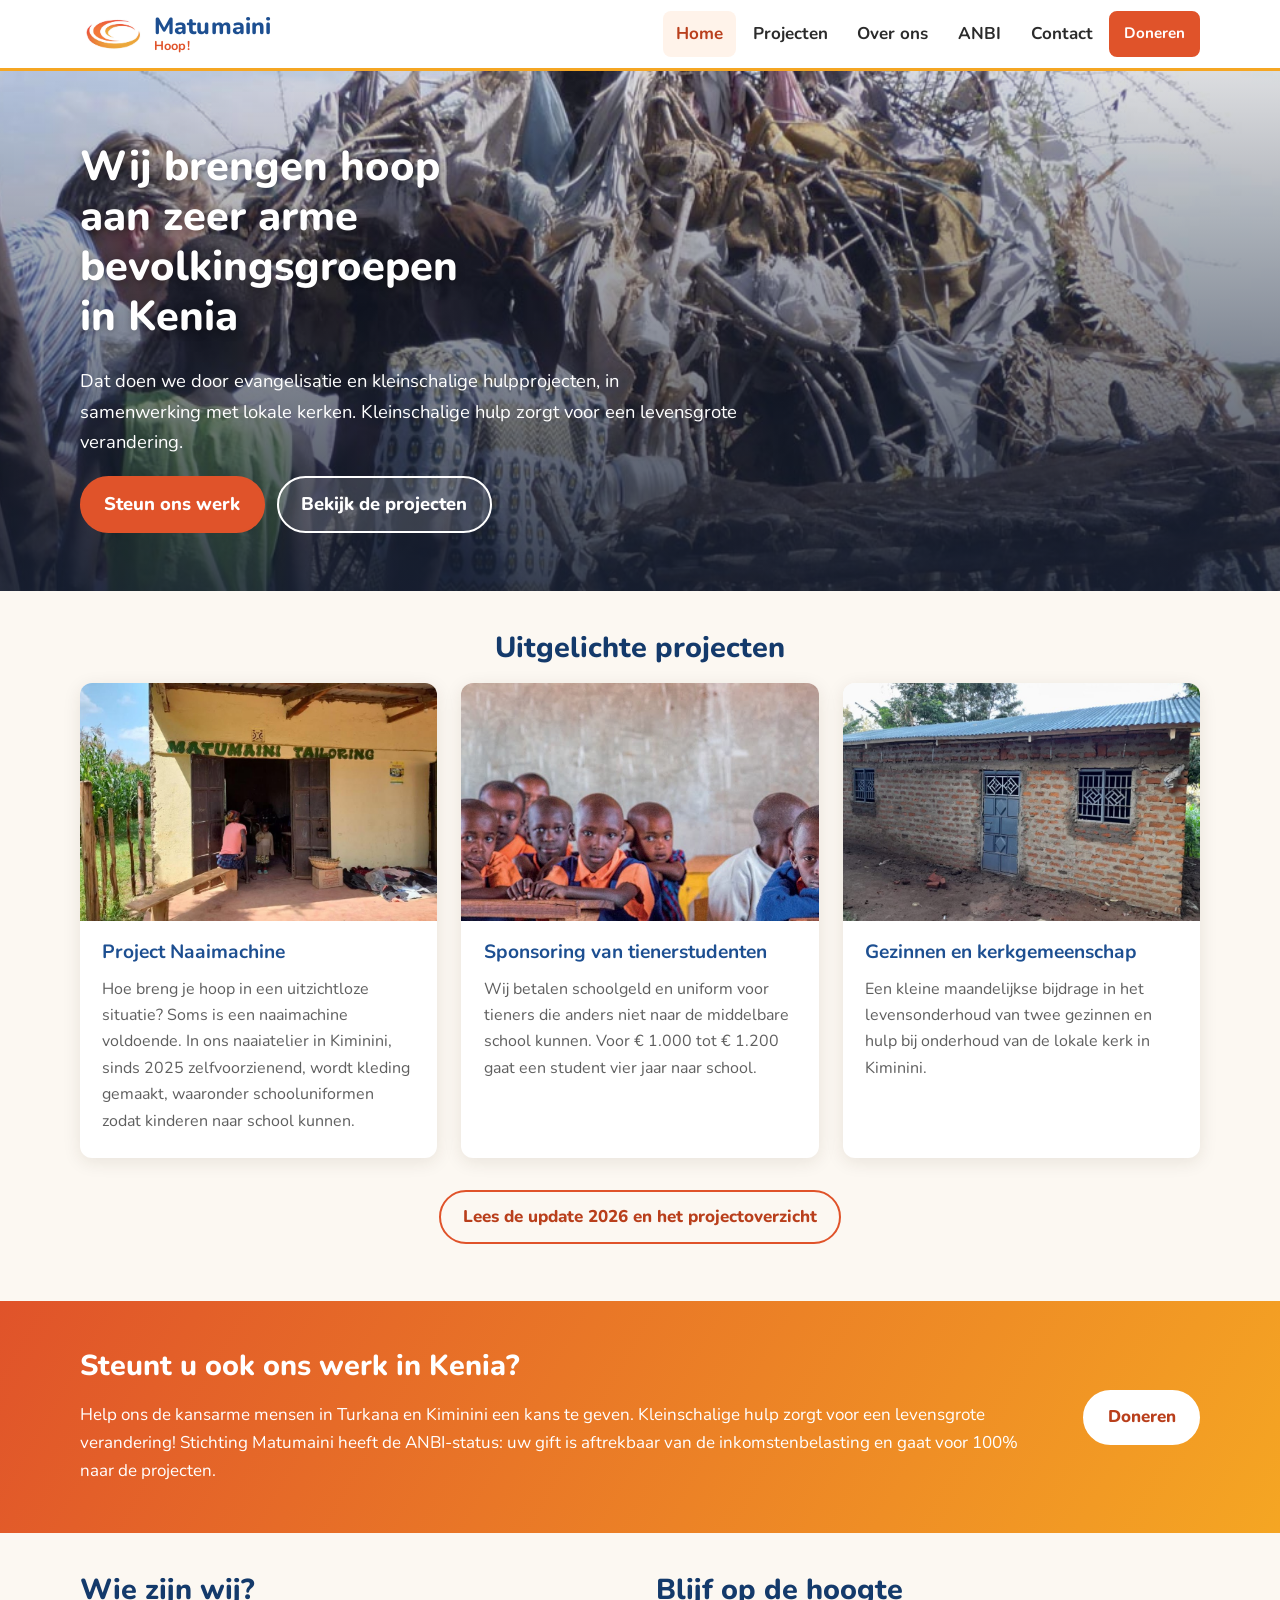
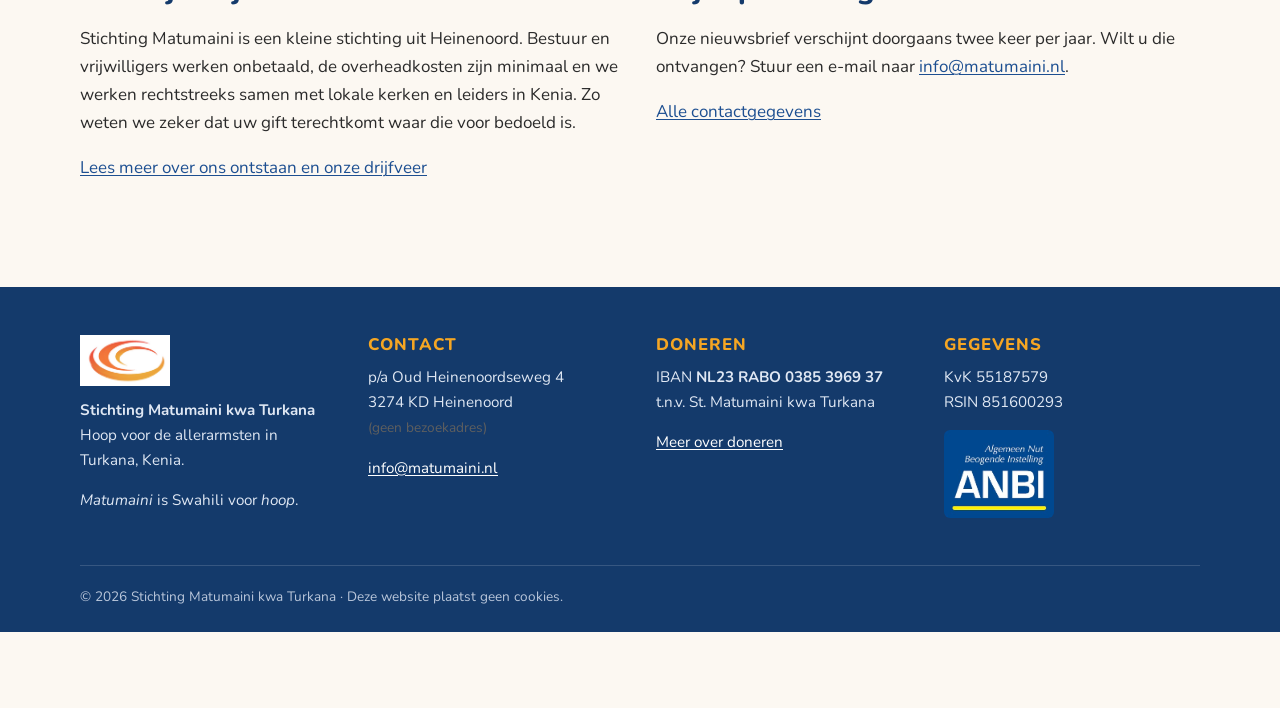
<file: home/index.html>
<!DOCTYPE html>
<html lang="nl"><head><meta charset="utf-8"><title>Doorsturen…</title>
<meta http-equiv="refresh" content="0; url=/"><link rel="canonical" href="https://www.matumaini.nl/">
</head><body><p>Deze pagina is verhuisd naar <a href="/">/</a>.</p></body></html>
</file>
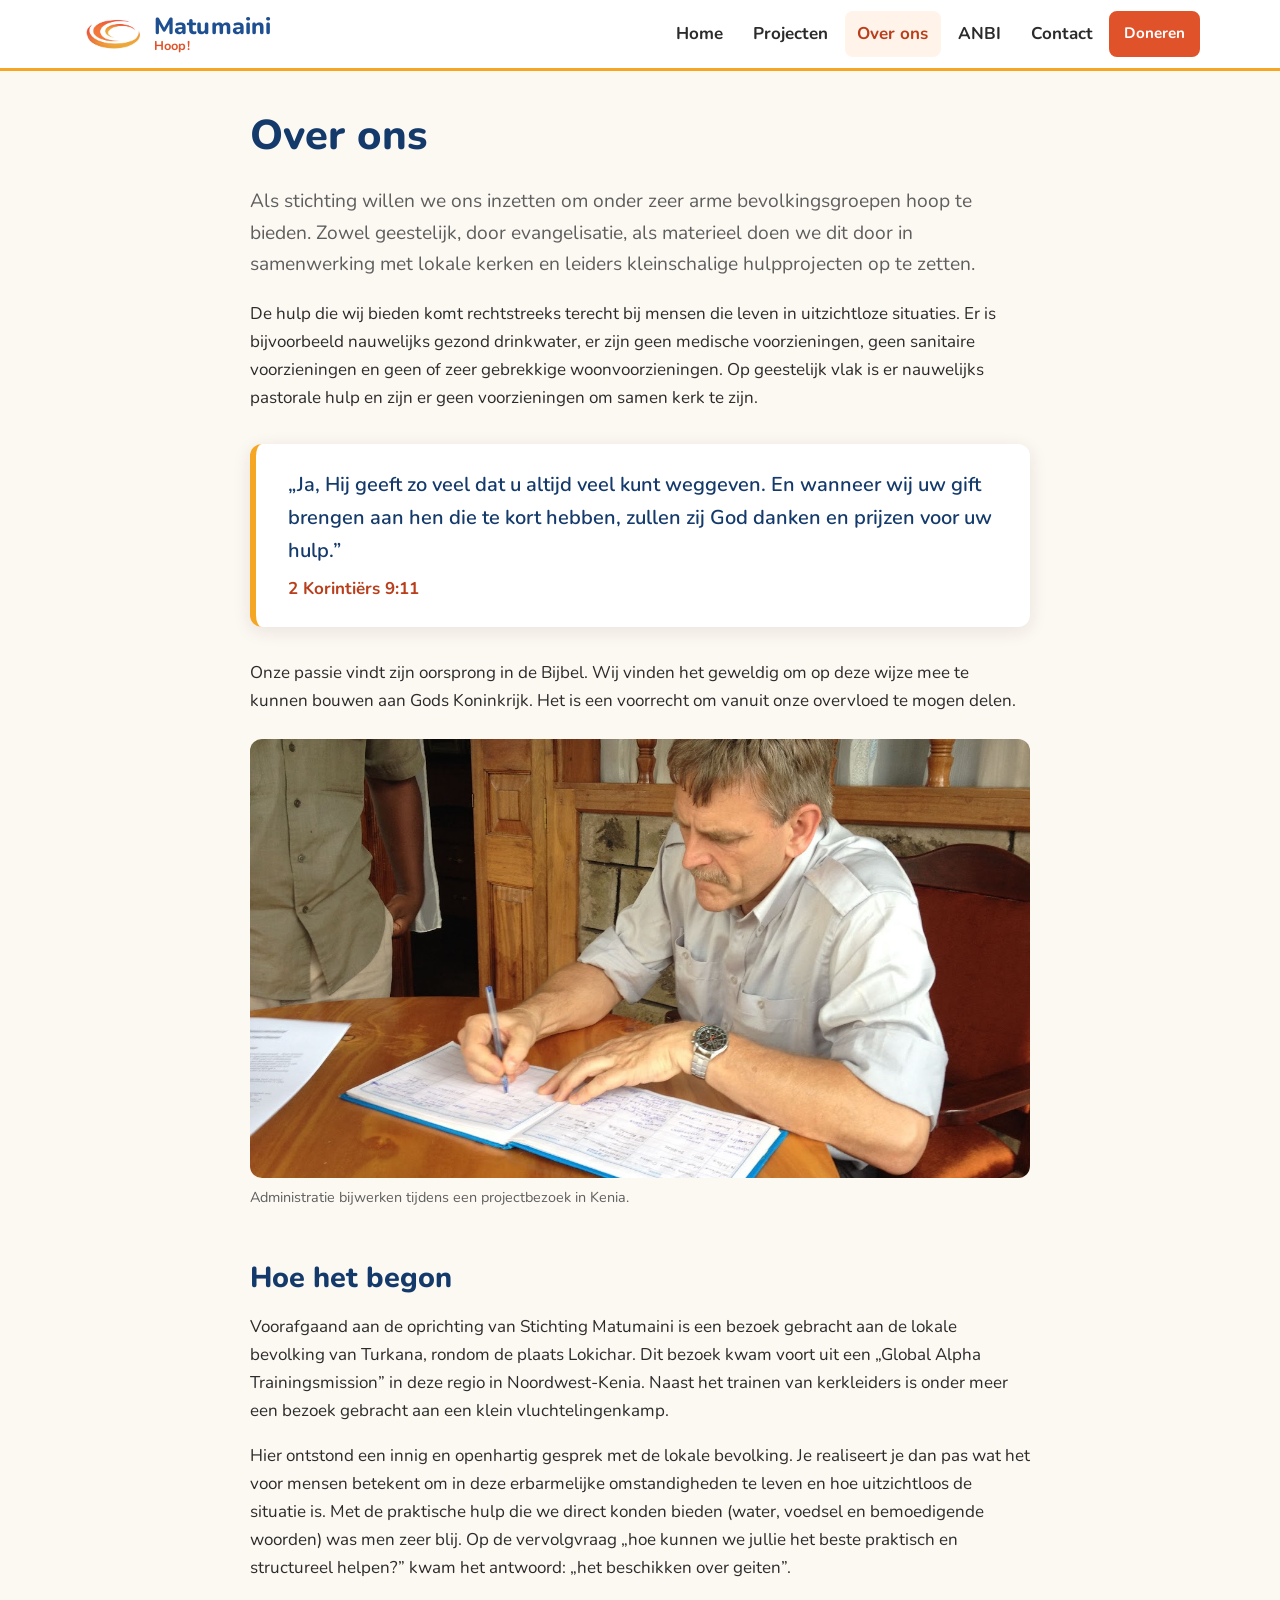
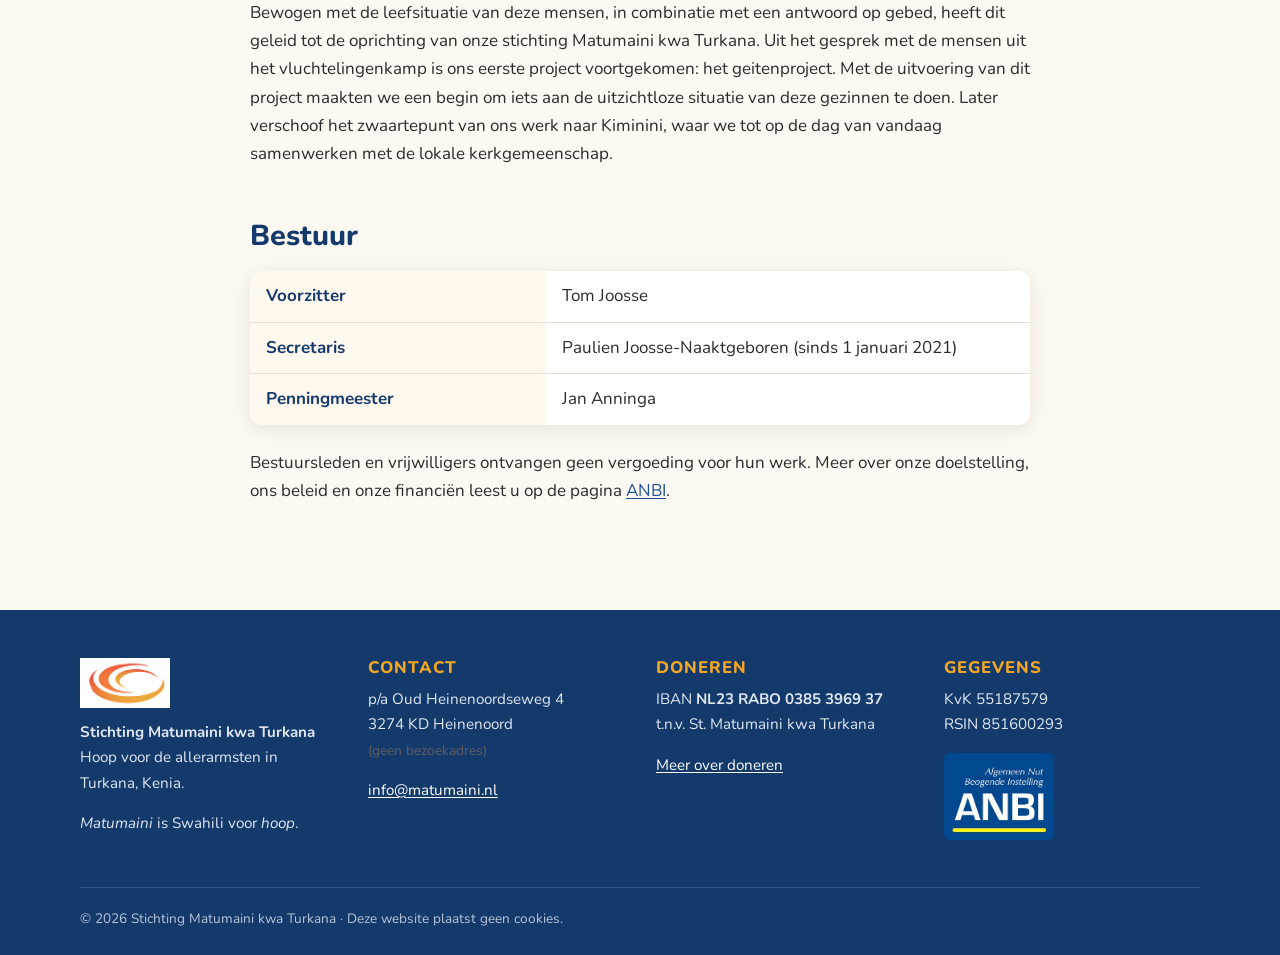
<file: over-ons/index.html>
<!DOCTYPE html>
<html lang="nl">
<head>
  <meta charset="utf-8">
  <meta name="viewport" content="width=device-width, initial-scale=1">
  <title>Over ons – Stichting Matumaini</title>
  <meta name="description" content="Het ontstaan, de drijfveer en het bestuur van Stichting Matumaini kwa Turkana: hoop bieden aan de allerarmsten in Kenia.">
  <link rel="canonical" href="https://www.matumaini.nl/over-ons/">
  <link rel="icon" href="../images/favicon.svg" type="image/svg+xml">
  <link rel="icon" href="../images/logo.png" type="image/png">
  <meta property="og:title" content="Over ons – Stichting Matumaini">
  <meta property="og:description" content="Het ontstaan, de drijfveer en het bestuur van Stichting Matumaini kwa Turkana: hoop bieden aan de allerarmsten in Kenia.">
  <meta property="og:image" content="https://www.matumaini.nl/images/hero-turkana.jpg">
  <meta property="og:type" content="website">
  <link rel="preconnect" href="https://fonts.googleapis.com">
  <link rel="preconnect" href="https://fonts.gstatic.com" crossorigin>
  <link href="https://fonts.googleapis.com/css2?family=Nunito:wght@400;600;700;800&display=swap" rel="stylesheet">
  <link rel="stylesheet" href="../css/stijl.css">
</head>
<body>
<a class="skip" href="#inhoud">Direct naar inhoud</a>
<header class="site-header">
  <div class="wrap header-inner">
    <a class="brand" href="../">
      <img src="../images/logo.png" alt="" width="64" height="35">
      <span class="brand-naam">Matumaini <small>Hoop!</small></span>
    </a>
    <button class="menu-knop" aria-expanded="false" aria-controls="hoofdmenu">
      <span class="menu-lijn"></span><span class="sr-only">Menu</span>
    </button>
    <nav id="hoofdmenu" class="hoofdmenu" aria-label="Hoofdmenu">
      <ul>
        <li><a href="../">Home</a></li>
        <li><a href="../projecten/">Projecten</a></li>
        <li><a href="../over-ons/" aria-current="page">Over ons</a></li>
        <li><a href="../anbi/">ANBI</a></li>
        <li><a href="../contact/">Contact</a></li>
        <li><a class="knop knop-klein" href="../doneren/">Doneren</a></li>
      </ul>
    </nav>
  </div>
</header>

<main id="inhoud">
<section class="wrap sectie smal">
  <h1>Over ons</h1>
  <p class="intro">Als stichting willen we ons inzetten om onder zeer arme bevolkingsgroepen hoop te bieden. Zowel geestelijk, door evangelisatie, als materieel doen we dit door in samenwerking met lokale kerken en leiders kleinschalige hulpprojecten op te zetten.</p>
  <p>De hulp die wij bieden komt rechtstreeks terecht bij mensen die leven in uitzichtloze situaties. Er is bijvoorbeeld nauwelijks gezond drinkwater, er zijn geen medische voorzieningen, geen sanitaire voorzieningen en geen of zeer gebrekkige woonvoorzieningen. Op geestelijk vlak is er nauwelijks pastorale hulp en zijn er geen voorzieningen om samen kerk te zijn.</p>

  <blockquote class="bijbel">
    <p>„Ja, Hij geeft zo veel dat u altijd veel kunt weggeven. En wanneer wij uw gift brengen aan hen die te kort hebben, zullen zij God danken en prijzen voor uw hulp.”</p>
    <footer>2 Korintiërs 9:11</footer>
  </blockquote>
  <p>Onze passie vindt zijn oorsprong in de Bijbel. Wij vinden het geweldig om op deze wijze mee te kunnen bouwen aan Gods Koninkrijk. Het is een voorrecht om vanuit onze overvloed te mogen delen.</p>

  <figure class="breed">
    <img src="../images/administratie-kenia.jpg" alt="Bestuurslid werkt de administratie bij tijdens een projectbezoek in Kenia" width="1280" height="720" loading="lazy">
    <figcaption>Administratie bijwerken tijdens een projectbezoek in Kenia.</figcaption>
  </figure>

  <h2>Hoe het begon</h2>
  <p>Voorafgaand aan de oprichting van Stichting Matumaini is een bezoek gebracht aan de lokale bevolking van Turkana, rondom de plaats Lokichar. Dit bezoek kwam voort uit een „Global Alpha Trainingsmission” in deze regio in Noordwest-Kenia. Naast het trainen van kerkleiders is onder meer een bezoek gebracht aan een klein vluchtelingenkamp.</p>
  <p>Hier ontstond een innig en openhartig gesprek met de lokale bevolking. Je realiseert je dan pas wat het voor mensen betekent om in deze erbarmelijke omstandigheden te leven en hoe uitzichtloos de situatie is. Met de praktische hulp die we direct konden bieden (water, voedsel en bemoedigende woorden) was men zeer blij. Op de vervolgvraag „hoe kunnen we jullie het beste praktisch en structureel helpen?” kwam het antwoord: „het beschikken over geiten”.</p>
  <p>Bewogen met de leefsituatie van deze mensen, in combinatie met een antwoord op gebed, heeft dit geleid tot de oprichting van onze stichting Matumaini kwa Turkana. Uit het gesprek met de mensen uit het vluchtelingenkamp is ons eerste project voortgekomen: het geitenproject. Met de uitvoering van dit project maakten we een begin om iets aan de uitzichtloze situatie van deze gezinnen te doen. Later verschoof het zwaartepunt van ons werk naar Kiminini, waar we tot op de dag van vandaag samenwerken met de lokale kerkgemeenschap.</p>

  <h2>Bestuur</h2>
  <table class="tabel">
    <tr><th>Voorzitter</th><td>Tom Joosse</td></tr>
    <tr><th>Secretaris</th><td>Paulien Joosse-Naaktgeboren (sinds 1 januari 2021)</td></tr>
    <tr><th>Penningmeester</th><td>Jan Anninga</td></tr>
  </table>
  <p>Bestuursleden en vrijwilligers ontvangen geen vergoeding voor hun werk. Meer over onze doelstelling, ons beleid en onze financiën leest u op de pagina <a href="../anbi/">ANBI</a>.</p>
</section>
</main>
<footer class="site-footer">
  <div class="wrap footer-grid">
    <div>
      <img src="../images/logo.png" alt="Logo Stichting Matumaini" width="90" height="49">
      <p><strong>Stichting Matumaini kwa Turkana</strong><br>
      Hoop voor de allerarmsten in Turkana, Kenia.</p>
      <p><em>Matumaini</em> is Swahili voor <em>hoop</em>.</p>
    </div>
    <div>
      <h2>Contact</h2>
      <p>p/a Oud Heinenoordseweg 4<br>3274 KD Heinenoord<br><small>(geen bezoekadres)</small></p>
      <p><a href="mailto:info@matumaini.nl">info@matumaini.nl</a></p>
    </div>
    <div>
      <h2>Doneren</h2>
      <p>IBAN <strong>NL23 RABO 0385 3969 37</strong><br>t.n.v. St. Matumaini kwa Turkana</p>
      <p><a href="../doneren/">Meer over doneren</a></p>
    </div>
    <div>
      <h2>Gegevens</h2>
      <p>KvK 55187579<br>RSIN 851600293</p>
      <p><a href="../anbi/"><img class="anbi-badge" src="../images/anbi-logo.jpg" alt="ANBI – Algemeen Nut Beogende Instelling" width="110" height="80"></a></p>
    </div>
  </div>
  <div class="wrap footer-onder">
    <p>© <span id="jaar">2026</span> Stichting Matumaini kwa Turkana · Deze website plaatst geen cookies.</p>
  </div>
</footer>
<script src="../js/menu.js"></script>
</body>
</html>
</file>
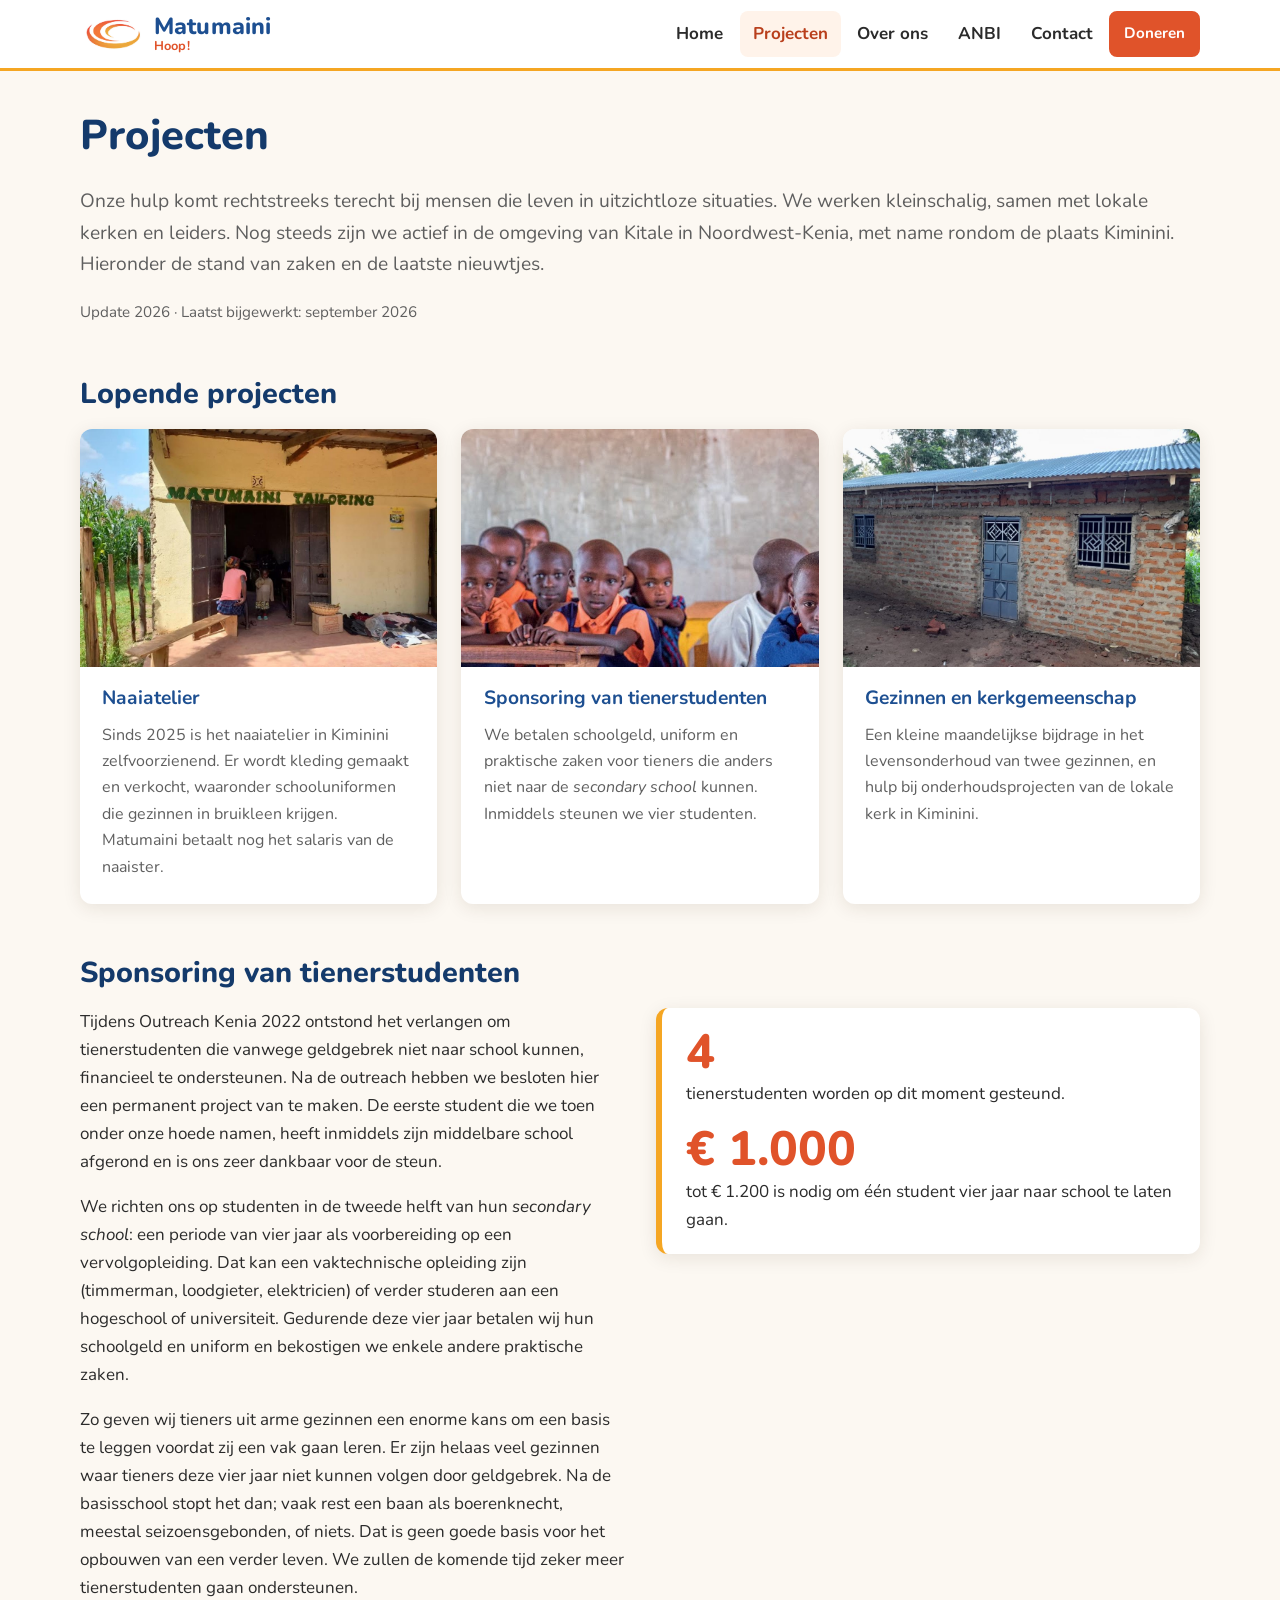
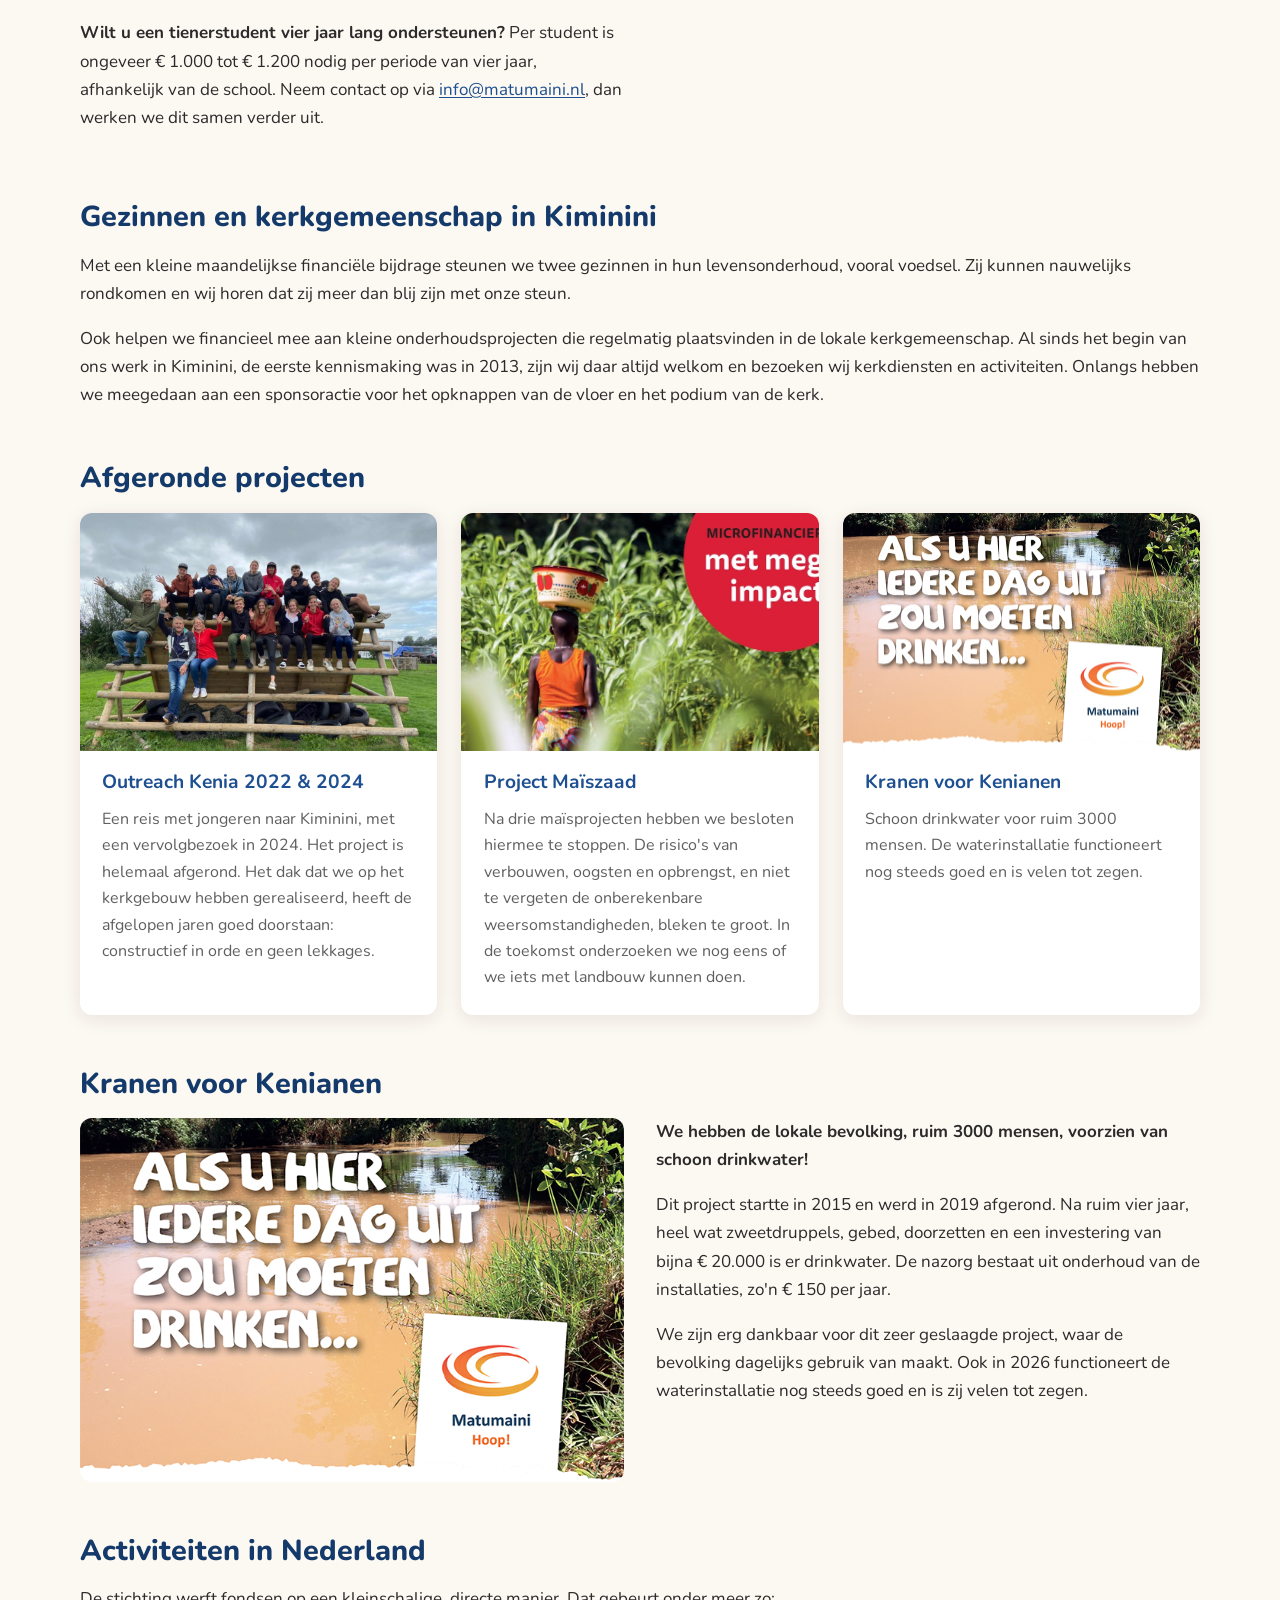
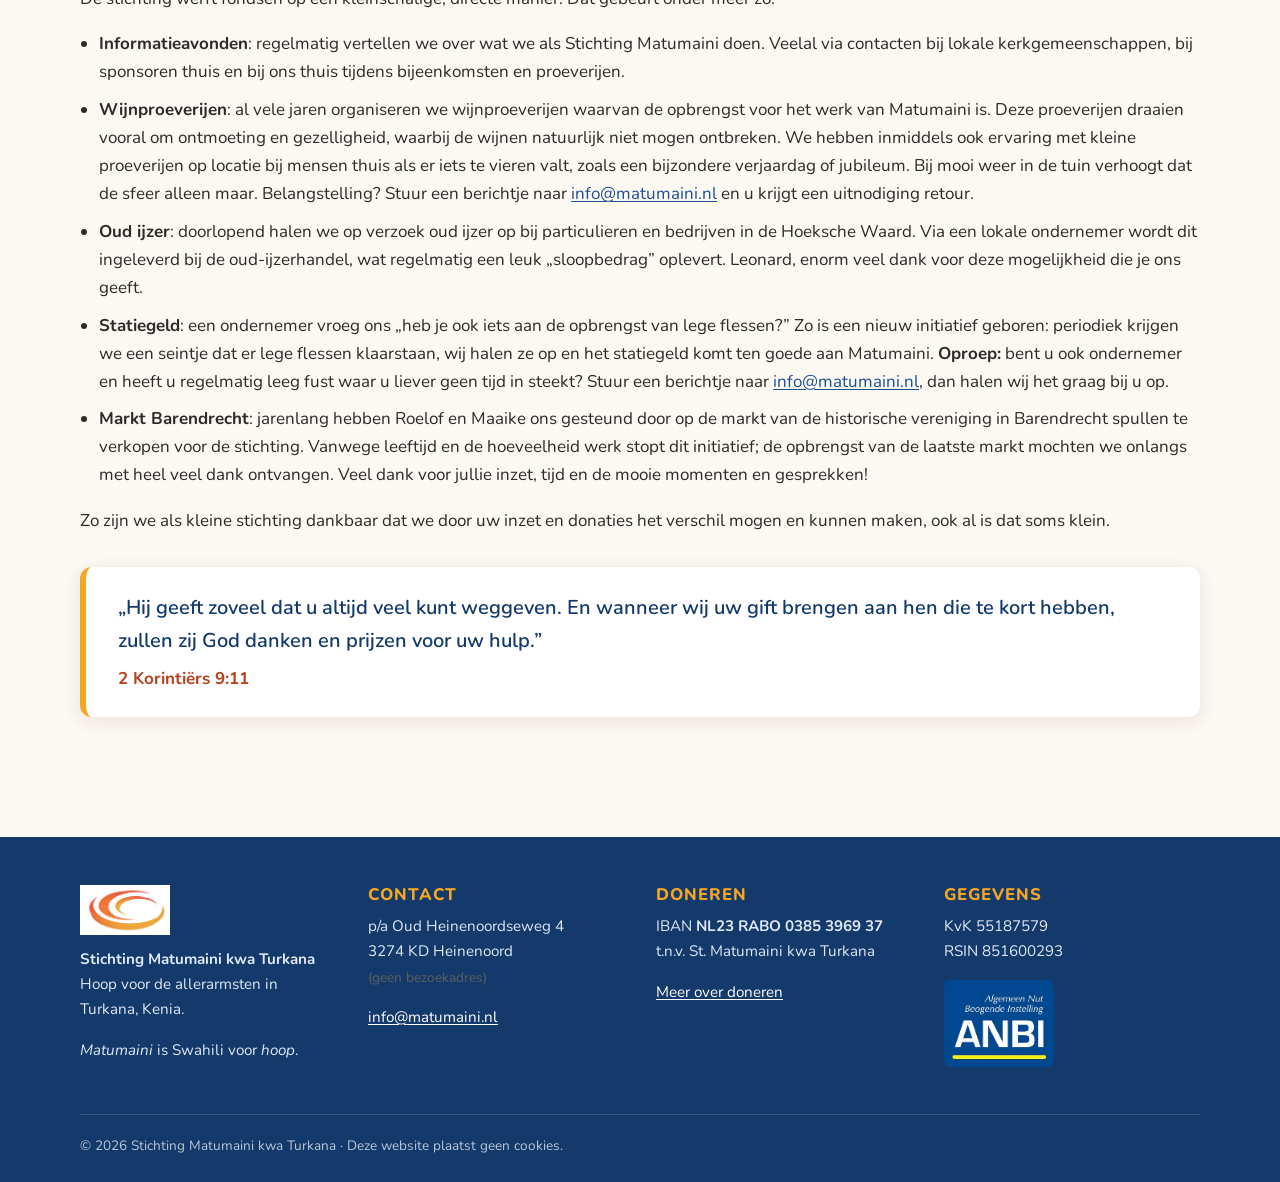
<file: projecten/index.html>
<!DOCTYPE html>
<html lang="nl">
<head>
  <meta charset="utf-8">
  <meta name="viewport" content="width=device-width, initial-scale=1">
  <title>Projecten – Stichting Matumaini</title>
  <meta name="description" content="Update 2026 en overzicht van de projecten van Stichting Matumaini rond Kiminini, Kenia: naaiatelier, sponsoring van studenten, steun aan gezinnen en de lokale kerk, en afgeronde projecten.">
  <link rel="canonical" href="https://www.matumaini.nl/projecten/">
  <link rel="icon" href="../images/favicon.svg" type="image/svg+xml">
  <link rel="icon" href="../images/logo.png" type="image/png">
  <meta property="og:title" content="Projecten – Stichting Matumaini">
  <meta property="og:description" content="Update 2026 en overzicht van de projecten van Stichting Matumaini rond Kiminini, Kenia: naaiatelier, sponsoring van studenten, steun aan gezinnen en de lokale kerk, en afgeronde projecten.">
  <meta property="og:image" content="https://www.matumaini.nl/images/hero-turkana.jpg">
  <meta property="og:type" content="website">
  <link rel="preconnect" href="https://fonts.googleapis.com">
  <link rel="preconnect" href="https://fonts.gstatic.com" crossorigin>
  <link href="https://fonts.googleapis.com/css2?family=Nunito:wght@400;600;700;800&display=swap" rel="stylesheet">
  <link rel="stylesheet" href="../css/stijl.css">
</head>
<body>
<a class="skip" href="#inhoud">Direct naar inhoud</a>
<header class="site-header">
  <div class="wrap header-inner">
    <a class="brand" href="../">
      <img src="../images/logo.png" alt="" width="64" height="35">
      <span class="brand-naam">Matumaini <small>Hoop!</small></span>
    </a>
    <button class="menu-knop" aria-expanded="false" aria-controls="hoofdmenu">
      <span class="menu-lijn"></span><span class="sr-only">Menu</span>
    </button>
    <nav id="hoofdmenu" class="hoofdmenu" aria-label="Hoofdmenu">
      <ul>
        <li><a href="../">Home</a></li>
        <li><a href="../projecten/" aria-current="page">Projecten</a></li>
        <li><a href="../over-ons/">Over ons</a></li>
        <li><a href="../anbi/">ANBI</a></li>
        <li><a href="../contact/">Contact</a></li>
        <li><a class="knop knop-klein" href="../doneren/">Doneren</a></li>
      </ul>
    </nav>
  </div>
</header>

<main id="inhoud">
<section class="wrap sectie">
  <h1>Projecten</h1>
  <p class="intro">Onze hulp komt rechtstreeks terecht bij mensen die leven in uitzichtloze situaties. We werken kleinschalig, samen met lokale kerken en leiders. Nog steeds zijn we actief in de omgeving van Kitale in Noordwest-Kenia, met name rondom de plaats Kiminini. Hieronder de stand van zaken en de laatste nieuwtjes.</p>
  <p class="kruimel">Update 2026 · Laatst bijgewerkt: september 2026</p>

  <h2>Lopende projecten</h2>
  <div class="kaarten">
    <article class="kaart">
      <a href="project-naaimachine/"><img src="../images/naaiatelier-voorkant.jpg" alt="Het naaiatelier Matumaini Tailoring in Kiminini" width="968" height="768" loading="lazy"></a>
      <div class="kaart-inhoud">
        <h3><a href="project-naaimachine/">Naaiatelier</a></h3>
        <p>Sinds 2025 is het naaiatelier in Kiminini zelfvoorzienend. Er wordt kleding gemaakt en verkocht, waaronder schooluniformen die gezinnen in bruikleen krijgen. Matumaini betaalt nog het salaris van de naaister.</p>
      </div>
    </article>
    <article class="kaart">
      <a href="#studenten"><img src="../images/microfinanciering-kinderen.jpg" alt="Schoolkinderen in Kenia" width="1280" height="452" loading="lazy" style="object-position:left center"></a>
      <div class="kaart-inhoud">
        <h3><a href="#studenten">Sponsoring van tienerstudenten</a></h3>
        <p>We betalen schoolgeld, uniform en praktische zaken voor tieners die anders niet naar de <em>secondary school</em> kunnen. Inmiddels steunen we vier studenten.</p>
      </div>
    </article>
    <article class="kaart">
      <a href="#gezinnen"><img src="../images/huis-pastor.jpg" alt="Gebouw van de kerkgemeenschap in Kiminini" width="1024" height="768" loading="lazy"></a>
      <div class="kaart-inhoud">
        <h3><a href="#gezinnen">Gezinnen en kerkgemeenschap</a></h3>
        <p>Een kleine maandelijkse bijdrage in het levensonderhoud van twee gezinnen, en hulp bij onderhoudsprojecten van de lokale kerk in Kiminini.</p>
      </div>
    </article>
  </div>

  <h2 id="studenten">Sponsoring van tienerstudenten</h2>
  <div class="twee-kolommen">
    <div>
      <p>Tijdens Outreach Kenia 2022 ontstond het verlangen om tienerstudenten die vanwege geldgebrek niet naar school kunnen, financieel te ondersteunen. Na de outreach hebben we besloten hier een permanent project van te maken. De eerste student die we toen onder onze hoede namen, heeft inmiddels zijn middelbare school afgerond en is ons zeer dankbaar voor de steun.</p>
      <p>We richten ons op studenten in de tweede helft van hun <em>secondary school</em>: een periode van vier jaar als voorbereiding op een vervolgopleiding. Dat kan een vaktechnische opleiding zijn (timmerman, loodgieter, elektricien) of verder studeren aan een hogeschool of universiteit. Gedurende deze vier jaar betalen wij hun schoolgeld en uniform en bekostigen we enkele andere praktische zaken.</p>
      <p>Zo geven wij tieners uit arme gezinnen een enorme kans om een basis te leggen voordat zij een vak gaan leren. Er zijn helaas veel gezinnen waar tieners deze vier jaar niet kunnen volgen door geldgebrek. Na de basisschool stopt het dan; vaak rest een baan als boerenknecht, meestal seizoensgebonden, of niets. Dat is geen goede basis voor het opbouwen van een verder leven. We zullen de komende tijd zeker meer tienerstudenten gaan ondersteunen.</p>
      <p><strong>Wilt u een tienerstudent vier jaar lang ondersteunen?</strong> Per student is ongeveer € 1.000 tot € 1.200 nodig per periode van vier jaar, afhankelijk van de school. Neem contact op via <a href="mailto:info@matumaini.nl?subject=Sponsoring%20student">info@matumaini.nl</a>, dan werken we dit samen verder uit.</p>
    </div>
    <aside class="feit">
      <p class="feit-getal">4</p>
      <p>tienerstudenten worden op dit moment gesteund.</p>
      <p class="feit-getal">€ 1.000</p>
      <p>tot € 1.200 is nodig om één student vier jaar naar school te laten gaan.</p>
    </aside>
  </div>

  <h2 id="gezinnen">Gezinnen en kerkgemeenschap in Kiminini</h2>
  <p>Met een kleine maandelijkse financiële bijdrage steunen we twee gezinnen in hun levensonderhoud, vooral voedsel. Zij kunnen nauwelijks rondkomen en wij horen dat zij meer dan blij zijn met onze steun.</p>
  <p>Ook helpen we financieel mee aan kleine onderhoudsprojecten die regelmatig plaatsvinden in de lokale kerkgemeenschap. Al sinds het begin van ons werk in Kiminini, de eerste kennismaking was in 2013, zijn wij daar altijd welkom en bezoeken wij kerkdiensten en activiteiten. Onlangs hebben we meegedaan aan een sponsoractie voor het opknappen van de vloer en het podium van de kerk.</p>

  <h2>Afgeronde projecten</h2>
  <div class="kaarten">
    <article class="kaart">
      <a href="outreach-kenia/"><img src="../images/outreach-team-2022.jpg" alt="De groep jongeren en leiding van Outreach Kenia 2022" width="1024" height="768" loading="lazy"></a>
      <div class="kaart-inhoud">
        <h3><a href="outreach-kenia/">Outreach Kenia 2022 &amp; 2024</a></h3>
        <p>Een reis met jongeren naar Kiminini, met een vervolgbezoek in 2024. Het project is helemaal afgerond. Het dak dat we op het kerkgebouw hebben gerealiseerd, heeft de afgelopen jaren goed doorstaan: constructief in orde en geen lekkages.</p>
      </div>
    </article>
    <article class="kaart">
      <a href="project-maiszaad/"><img src="../images/maisveld-microfinanciering.jpg" alt="Vrouw in een maïsveld" width="1280" height="533" loading="lazy"></a>
      <div class="kaart-inhoud">
        <h3><a href="project-maiszaad/">Project Maïszaad</a></h3>
        <p>Na drie maïsprojecten hebben we besloten hiermee te stoppen. De risico's van verbouwen, oogsten en opbrengst, en niet te vergeten de onberekenbare weersomstandigheden, bleken te groot. In de toekomst onderzoeken we nog eens of we iets met landbouw kunnen doen.</p>
      </div>
    </article>
    <article class="kaart">
      <a href="#kranen"><img src="../images/kranen-voor-kenianen.png" alt="Flyer Kranen voor Kenianen" width="714" height="480" loading="lazy"></a>
      <div class="kaart-inhoud">
        <h3><a href="#kranen">Kranen voor Kenianen</a></h3>
        <p>Schoon drinkwater voor ruim 3000 mensen. De waterinstallatie functioneert nog steeds goed en is velen tot zegen.</p>
      </div>
    </article>
  </div>

  <h2 id="kranen">Kranen voor Kenianen</h2>
  <div class="twee-kolommen">
    <figure>
      <img src="../images/kranen-voor-kenianen.png" alt="Flyer: Als u hier iedere dag uit zou moeten drinken…" width="714" height="480" loading="lazy">
    </figure>
    <div>
      <p><strong>We hebben de lokale bevolking, ruim 3000 mensen, voorzien van schoon drinkwater!</strong></p>
      <p>Dit project startte in 2015 en werd in 2019 afgerond. Na ruim vier jaar, heel wat zweetdruppels, gebed, doorzetten en een investering van bijna € 20.000 is er drinkwater. De nazorg bestaat uit onderhoud van de installaties, zo'n € 150 per jaar.</p>
      <p>We zijn erg dankbaar voor dit zeer geslaagde project, waar de bevolking dagelijks gebruik van maakt. Ook in 2026 functioneert de waterinstallatie nog steeds goed en is zij velen tot zegen.</p>
    </div>
  </div>

  <h2 id="activiteiten">Activiteiten in Nederland</h2>
  <p>De stichting werft fondsen op een kleinschalige, directe manier. Dat gebeurt onder meer zo:</p>
  <ul class="lijst">
    <li><strong>Informatieavonden</strong>: regelmatig vertellen we over wat we als Stichting Matumaini doen. Veelal via contacten bij lokale kerkgemeenschappen, bij sponsoren thuis en bij ons thuis tijdens bijeenkomsten en proeverijen.</li>
    <li><strong>Wijnproeverijen</strong>: al vele jaren organiseren we wijnproeverijen waarvan de opbrengst voor het werk van Matumaini is. Deze proeverijen draaien vooral om ontmoeting en gezelligheid, waarbij de wijnen natuurlijk niet mogen ontbreken. We hebben inmiddels ook ervaring met kleine proeverijen op locatie bij mensen thuis als er iets te vieren valt, zoals een bijzondere verjaardag of jubileum. Bij mooi weer in de tuin verhoogt dat de sfeer alleen maar. Belangstelling? Stuur een berichtje naar <a href="mailto:info@matumaini.nl?subject=Wijnproeverij%20Matumaini">info@matumaini.nl</a> en u krijgt een uitnodiging retour.</li>
    <li><strong>Oud ijzer</strong>: doorlopend halen we op verzoek oud ijzer op bij particulieren en bedrijven in de Hoeksche Waard. Via een lokale ondernemer wordt dit ingeleverd bij de oud-ijzerhandel, wat regelmatig een leuk „sloopbedrag” oplevert. Leonard, enorm veel dank voor deze mogelijkheid die je ons geeft.</li>
    <li><strong>Statiegeld</strong>: een ondernemer vroeg ons „heb je ook iets aan de opbrengst van lege flessen?” Zo is een nieuw initiatief geboren: periodiek krijgen we een seintje dat er lege flessen klaarstaan, wij halen ze op en het statiegeld komt ten goede aan Matumaini. <strong>Oproep:</strong> bent u ook ondernemer en heeft u regelmatig leeg fust waar u liever geen tijd in steekt? Stuur een berichtje naar <a href="mailto:info@matumaini.nl?subject=Statiegeld%20Matumaini">info@matumaini.nl</a>, dan halen wij het graag bij u op.</li>
    <li><strong>Markt Barendrecht</strong>: jarenlang hebben Roelof en Maaike ons gesteund door op de markt van de historische vereniging in Barendrecht spullen te verkopen voor de stichting. Vanwege leeftijd en de hoeveelheid werk stopt dit initiatief; de opbrengst van de laatste markt mochten we onlangs met heel veel dank ontvangen. Veel dank voor jullie inzet, tijd en de mooie momenten en gesprekken!</li>
  </ul>
  <p>Zo zijn we als kleine stichting dankbaar dat we door uw inzet en donaties het verschil mogen en kunnen maken, ook al is dat soms klein.</p>
  <blockquote class="bijbel">
    <p>„Hij geeft zoveel dat u altijd veel kunt weggeven. En wanneer wij uw gift brengen aan hen die te kort hebben, zullen zij God danken en prijzen voor uw hulp.”</p>
    <footer>2 Korintiërs 9:11</footer>
  </blockquote>
</section>
</main>
<footer class="site-footer">
  <div class="wrap footer-grid">
    <div>
      <img src="../images/logo.png" alt="Logo Stichting Matumaini" width="90" height="49">
      <p><strong>Stichting Matumaini kwa Turkana</strong><br>
      Hoop voor de allerarmsten in Turkana, Kenia.</p>
      <p><em>Matumaini</em> is Swahili voor <em>hoop</em>.</p>
    </div>
    <div>
      <h2>Contact</h2>
      <p>p/a Oud Heinenoordseweg 4<br>3274 KD Heinenoord<br><small>(geen bezoekadres)</small></p>
      <p><a href="mailto:info@matumaini.nl">info@matumaini.nl</a></p>
    </div>
    <div>
      <h2>Doneren</h2>
      <p>IBAN <strong>NL23 RABO 0385 3969 37</strong><br>t.n.v. St. Matumaini kwa Turkana</p>
      <p><a href="../doneren/">Meer over doneren</a></p>
    </div>
    <div>
      <h2>Gegevens</h2>
      <p>KvK 55187579<br>RSIN 851600293</p>
      <p><a href="../anbi/"><img class="anbi-badge" src="../images/anbi-logo.jpg" alt="ANBI – Algemeen Nut Beogende Instelling" width="110" height="80"></a></p>
    </div>
  </div>
  <div class="wrap footer-onder">
    <p>© <span id="jaar">2026</span> Stichting Matumaini kwa Turkana · Deze website plaatst geen cookies.</p>
  </div>
</footer>
<script src="../js/menu.js"></script>
</body>
</html>
</file>
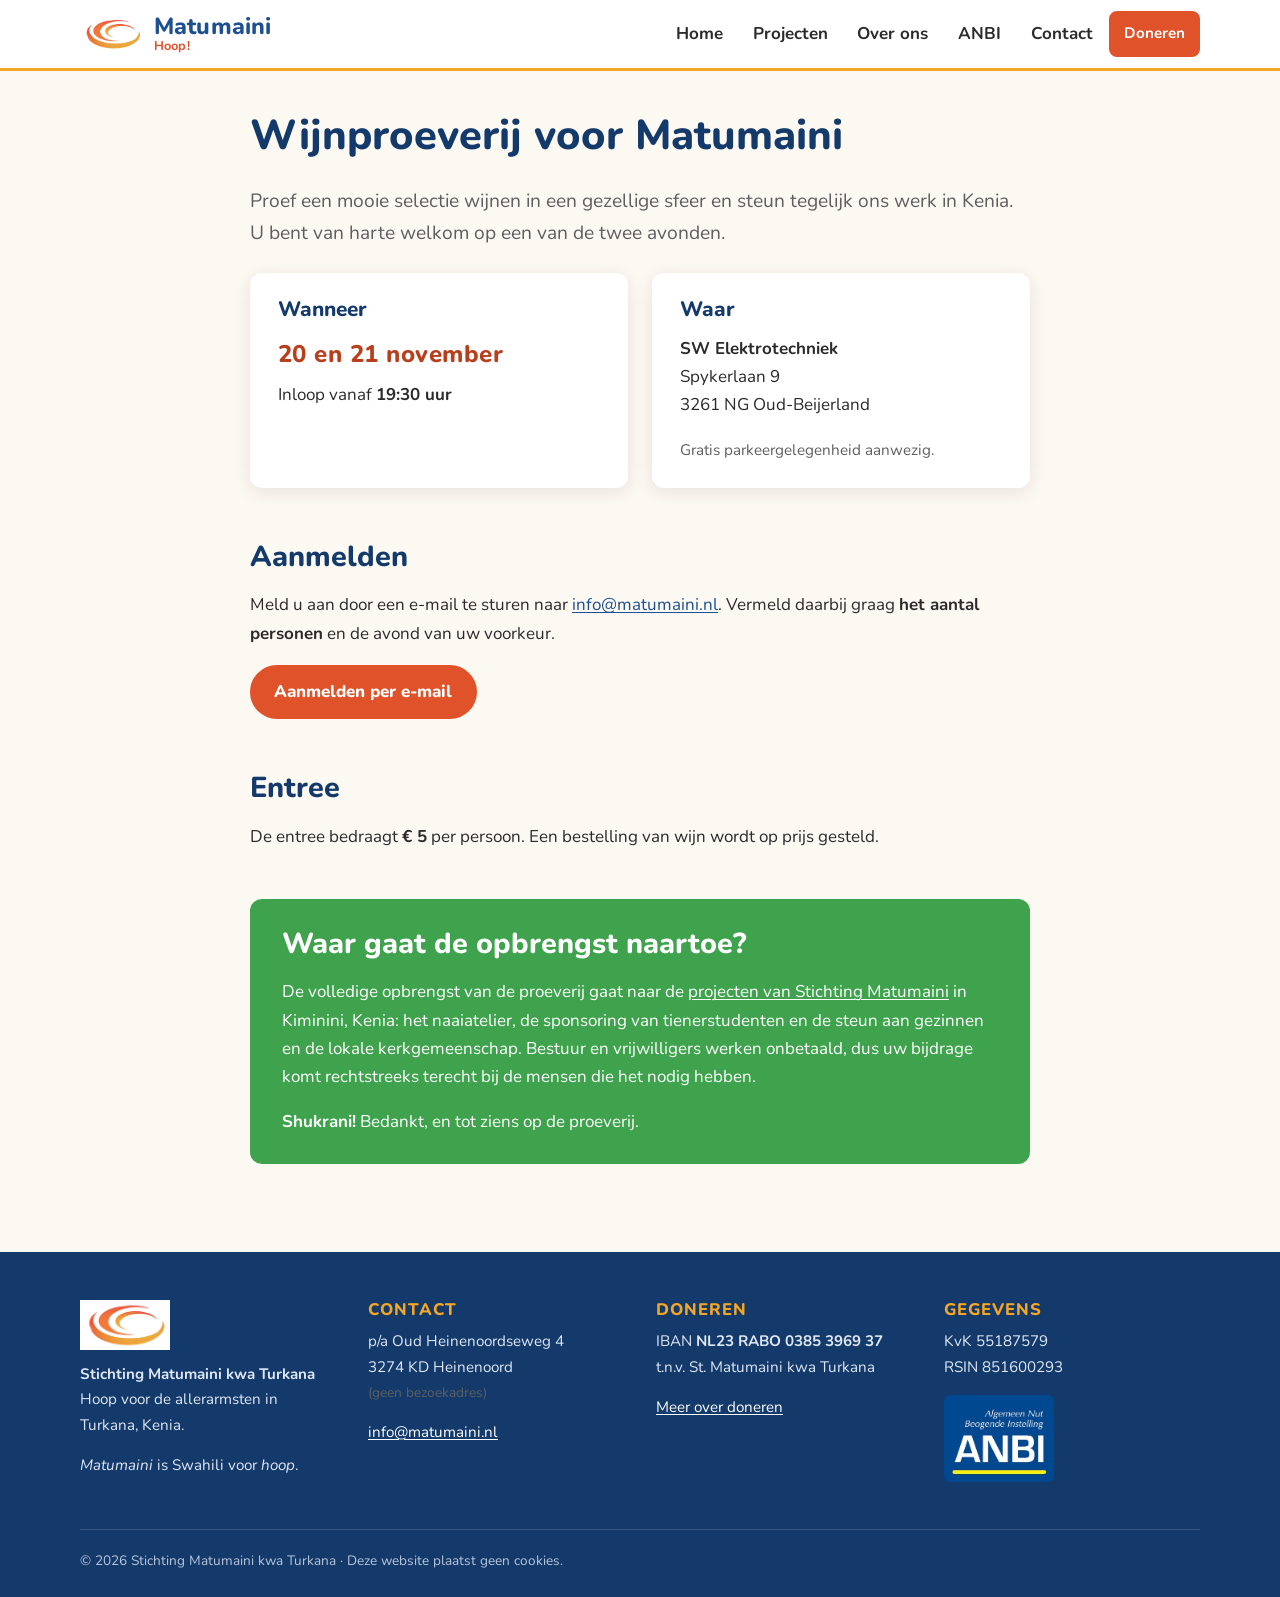
<file: wijnproeverij/index.html>
<!DOCTYPE html>
<html lang="nl">
<head>
  <meta charset="utf-8">
  <meta name="viewport" content="width=device-width, initial-scale=1">
  <title>Wijnproeverij 20 en 21 november – Stichting Matumaini</title>
  <meta name="description" content="Wijnproeverij van Stichting Matumaini op 20 en 21 november in Oud-Beijerland. Inloop 19:30, entree € 5. De opbrengst gaat naar onze projecten in Kenia.">
  <meta name="robots" content="noindex">
  <link rel="canonical" href="https://www.matumaini.nl/wijnproeverij/">
  <link rel="icon" href="../images/favicon.svg" type="image/svg+xml">
  <link rel="icon" href="../images/logo.png" type="image/png">
  <meta property="og:title" content="Wijnproeverij 20 en 21 november – Stichting Matumaini">
  <meta property="og:description" content="Wijnproeverij van Stichting Matumaini op 20 en 21 november in Oud-Beijerland. Inloop 19:30, entree € 5. De opbrengst gaat naar onze projecten in Kenia.">
  <meta property="og:image" content="https://www.matumaini.nl/images/hero-turkana.jpg">
  <meta property="og:type" content="website">
  <link rel="preconnect" href="https://fonts.googleapis.com">
  <link rel="preconnect" href="https://fonts.gstatic.com" crossorigin>
  <link href="https://fonts.googleapis.com/css2?family=Nunito:wght@400;600;700;800&display=swap" rel="stylesheet">
  <link rel="stylesheet" href="../css/stijl.css">
</head>
<body>
<a class="skip" href="#inhoud">Direct naar inhoud</a>
<header class="site-header">
  <div class="wrap header-inner">
    <a class="brand" href="../">
      <img src="../images/logo.png" alt="" width="64" height="35">
      <span class="brand-naam">Matumaini <small>Hoop!</small></span>
    </a>
    <button class="menu-knop" aria-expanded="false" aria-controls="hoofdmenu">
      <span class="menu-lijn"></span><span class="sr-only">Menu</span>
    </button>
    <nav id="hoofdmenu" class="hoofdmenu" aria-label="Hoofdmenu">
      <ul>
        <li><a href="../">Home</a></li>
        <li><a href="../projecten/">Projecten</a></li>
        <li><a href="../over-ons/">Over ons</a></li>
        <li><a href="../anbi/">ANBI</a></li>
        <li><a href="../contact/">Contact</a></li>
        <li><a class="knop knop-klein" href="../doneren/">Doneren</a></li>
      </ul>
    </nav>
  </div>
</header>

<main id="inhoud">
<section class="wrap sectie smal">
  <h1>Wijnproeverij voor Matumaini</h1>
  <p class="intro">Proef een mooie selectie wijnen in een gezellige sfeer en steun tegelijk ons werk in Kenia. U bent van harte welkom op een van de twee avonden.</p>

  <div class="doneer-grid">
    <div class="doneer-blok">
      <h2>Wanneer</h2>
      <p class="iban">20 en 21 november</p>
      <p>Inloop vanaf <strong>19:30 uur</strong></p>
    </div>
    <div class="doneer-blok">
      <h2>Waar</h2>
      <p><strong>SW Elektrotechniek</strong><br>Spykerlaan 9<br>3261 NG Oud-Beijerland</p>
      <p><small>Gratis parkeergelegenheid aanwezig.</small></p>
    </div>
  </div>

  <h2>Aanmelden</h2>
  <p>Meld u aan door een e-mail te sturen naar <a href="mailto:info@matumaini.nl?subject=Aanmelding%20wijnproeverij">info@matumaini.nl</a>. Vermeld daarbij graag <strong>het aantal personen</strong> en de avond van uw voorkeur.</p>
  <p><a class="knop" href="mailto:info@matumaini.nl?subject=Aanmelding%20wijnproeverij">Aanmelden per e-mail</a></p>

  <h2>Entree</h2>
  <p>De entree bedraagt <strong>€ 5</strong> per persoon. Een bestelling van wijn wordt op prijs gesteld.</p>

  <div class="steun-blok">
    <h2>Waar gaat de opbrengst naartoe?</h2>
    <p>De volledige opbrengst van de proeverij gaat naar de <a href="../projecten/">projecten van Stichting Matumaini</a> in Kiminini, Kenia: het naaiatelier, de sponsoring van tienerstudenten en de steun aan gezinnen en de lokale kerkgemeenschap. Bestuur en vrijwilligers werken onbetaald, dus uw bijdrage komt rechtstreeks terecht bij de mensen die het nodig hebben.</p>
    <p><strong>Shukrani!</strong> Bedankt, en tot ziens op de proeverij.</p>
  </div>
</section>
</main>
<footer class="site-footer">
  <div class="wrap footer-grid">
    <div>
      <img src="../images/logo.png" alt="Logo Stichting Matumaini" width="90" height="49">
      <p><strong>Stichting Matumaini kwa Turkana</strong><br>
      Hoop voor de allerarmsten in Turkana, Kenia.</p>
      <p><em>Matumaini</em> is Swahili voor <em>hoop</em>.</p>
    </div>
    <div>
      <h2>Contact</h2>
      <p>p/a Oud Heinenoordseweg 4<br>3274 KD Heinenoord<br><small>(geen bezoekadres)</small></p>
      <p><a href="mailto:info@matumaini.nl">info@matumaini.nl</a></p>
    </div>
    <div>
      <h2>Doneren</h2>
      <p>IBAN <strong>NL23 RABO 0385 3969 37</strong><br>t.n.v. St. Matumaini kwa Turkana</p>
      <p><a href="../doneren/">Meer over doneren</a></p>
    </div>
    <div>
      <h2>Gegevens</h2>
      <p>KvK 55187579<br>RSIN 851600293</p>
      <p><a href="../anbi/"><img class="anbi-badge" src="../images/anbi-logo.jpg" alt="ANBI – Algemeen Nut Beogende Instelling" width="110" height="80"></a></p>
    </div>
  </div>
  <div class="wrap footer-onder">
    <p>© <span id="jaar">2026</span> Stichting Matumaini kwa Turkana · Deze website plaatst geen cookies.</p>
  </div>
</footer>
<script src="../js/menu.js"></script>
</body>
</html>
</file>
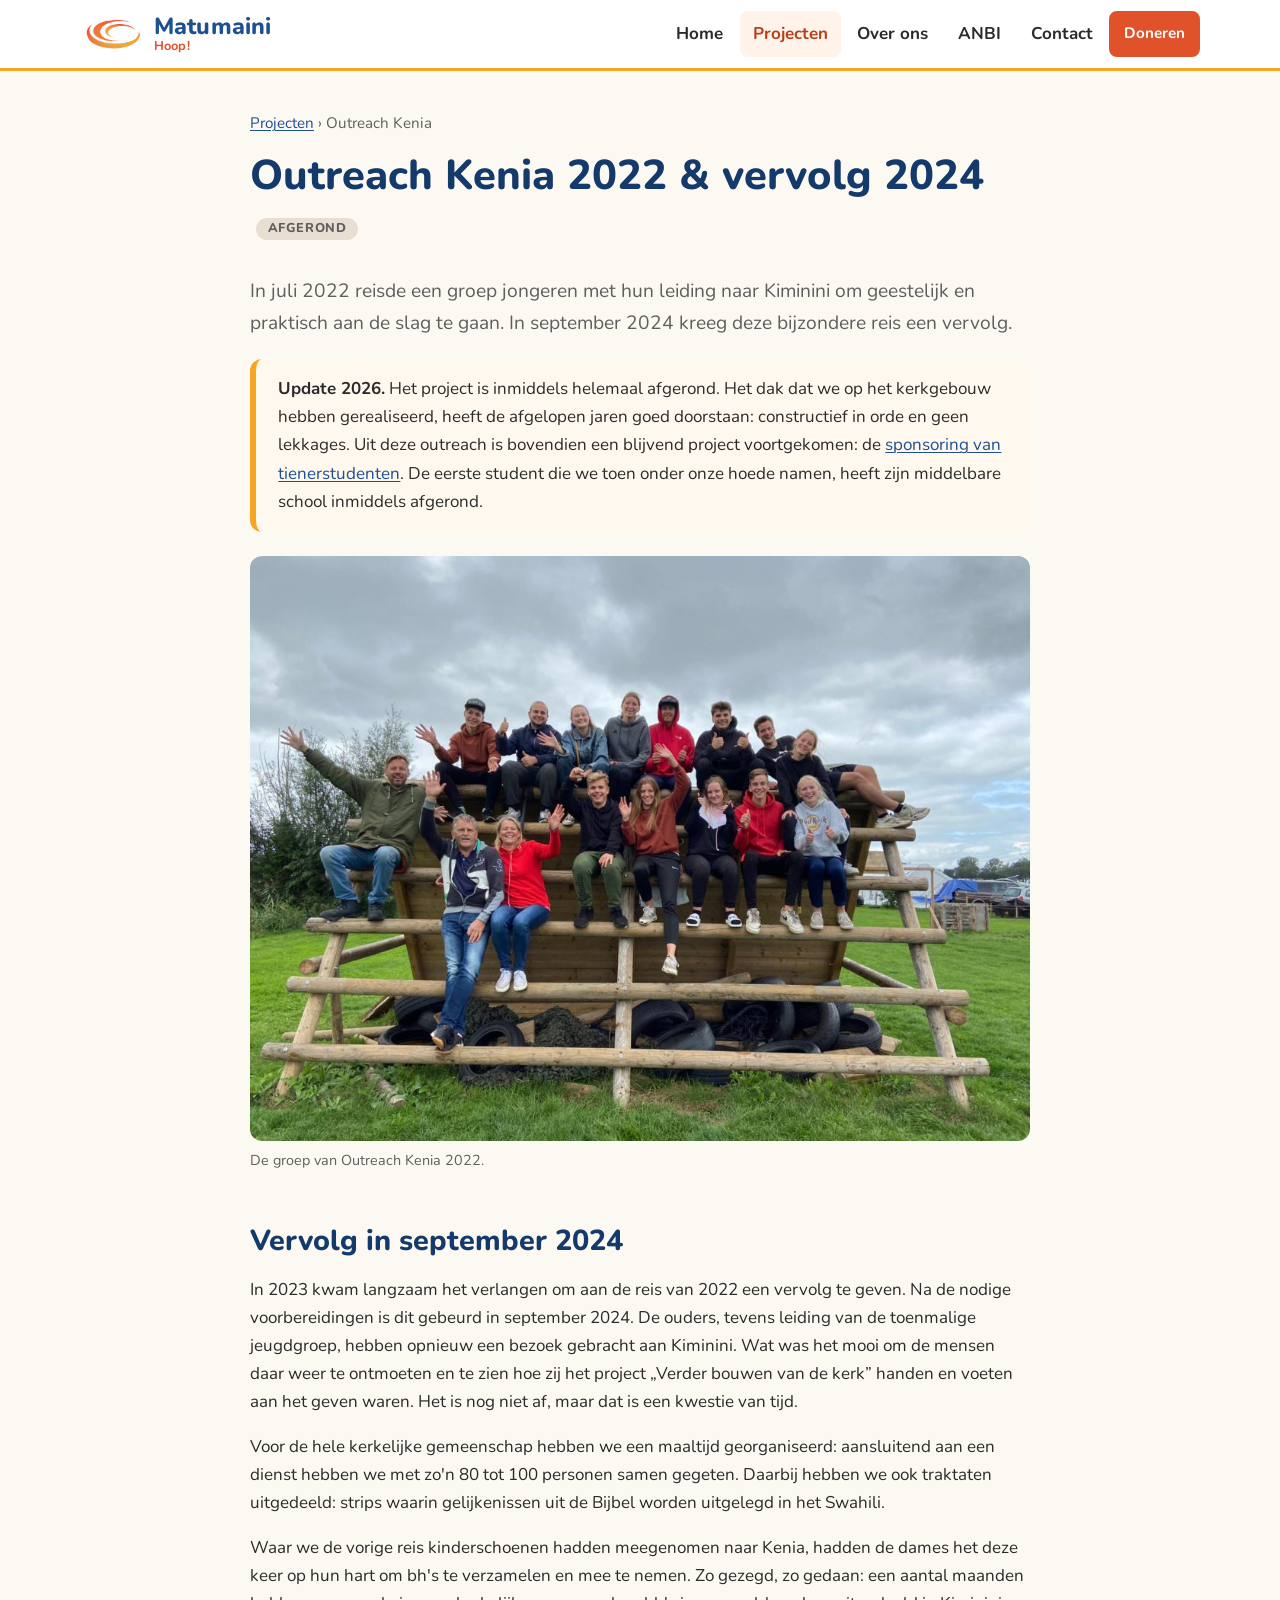
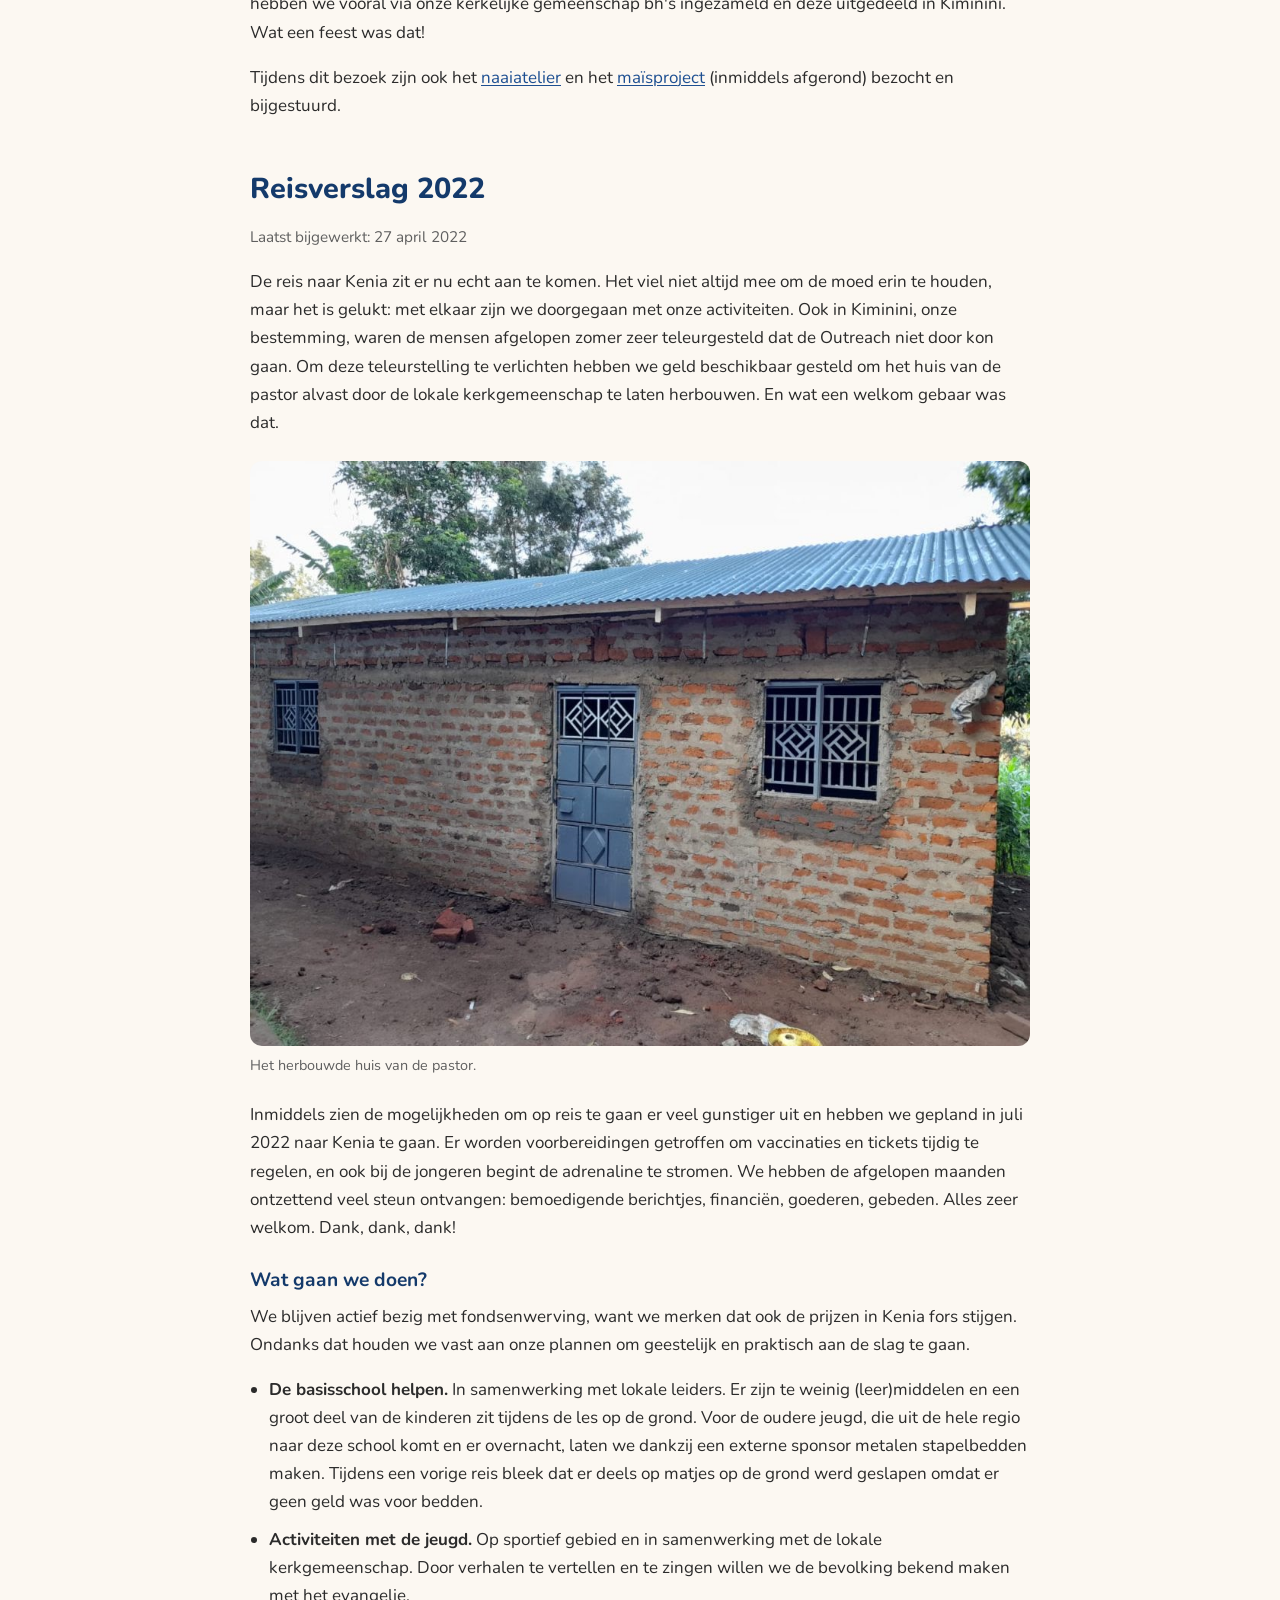
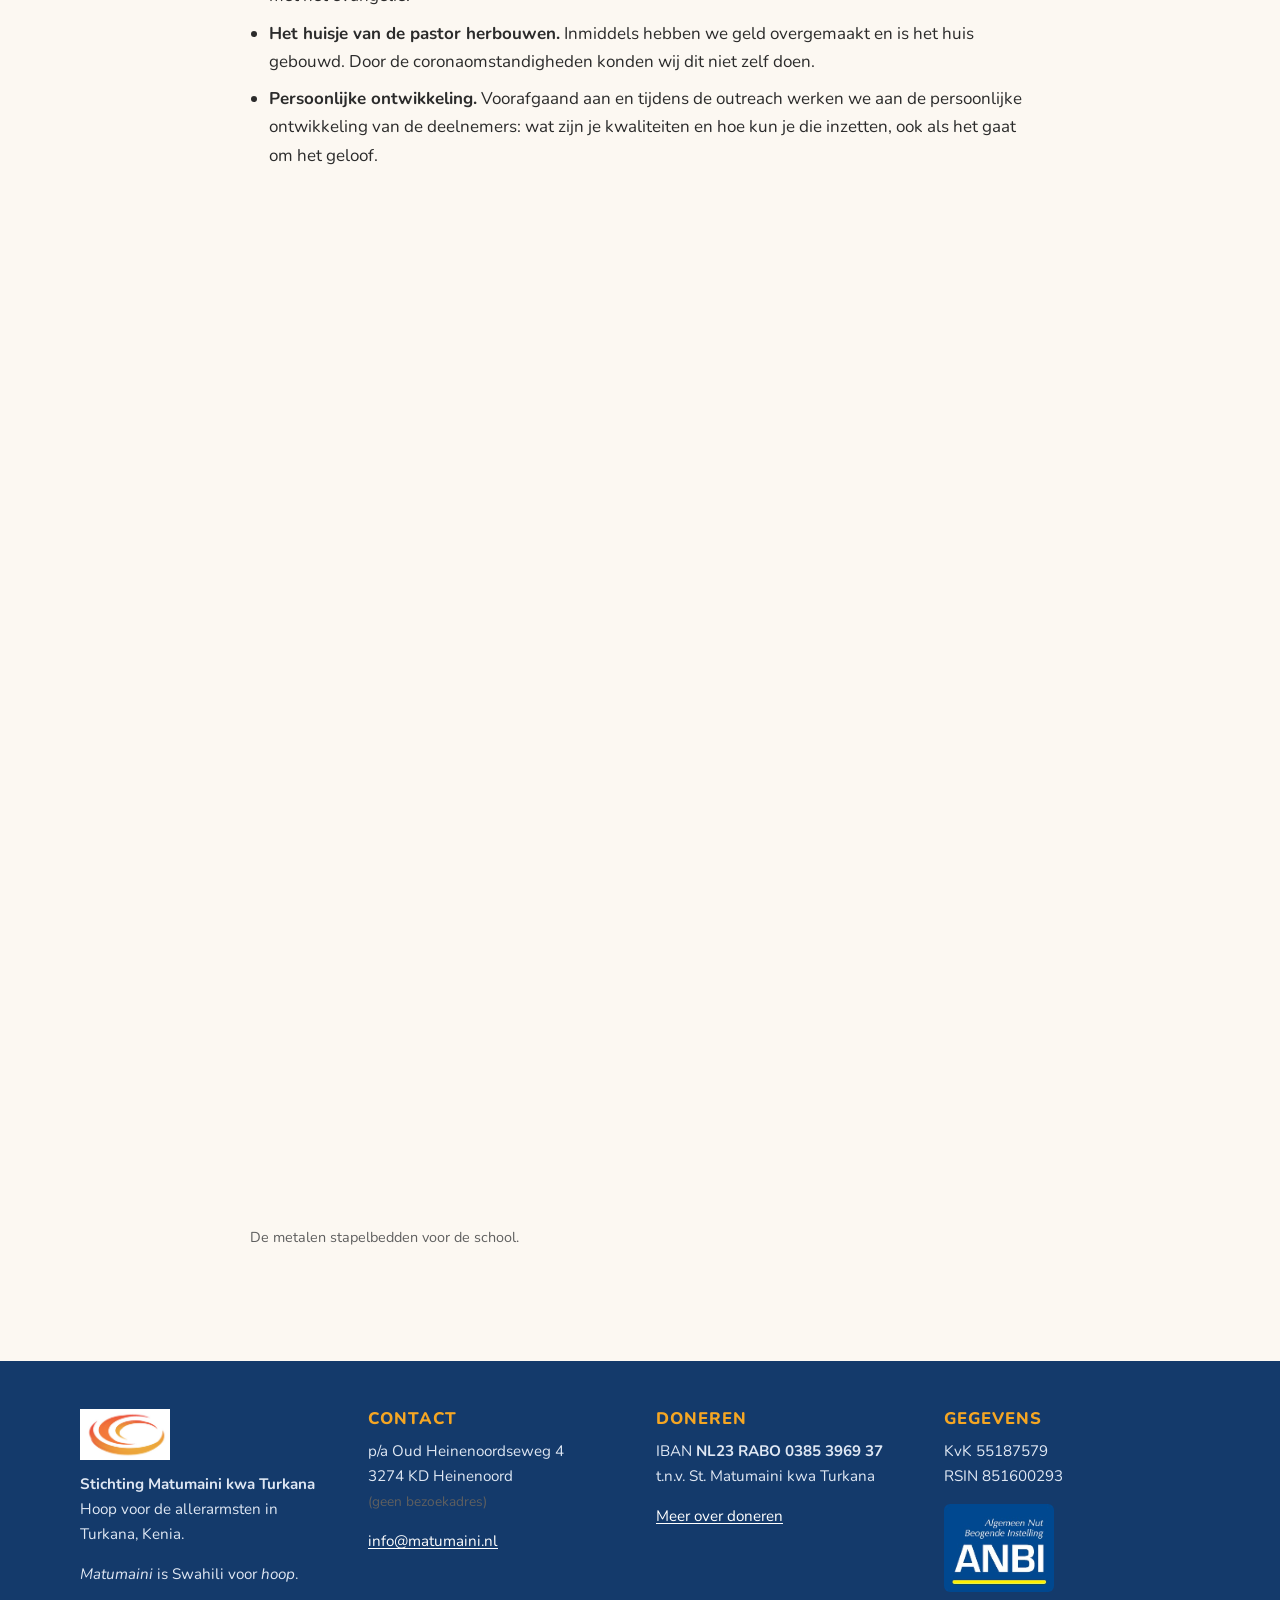
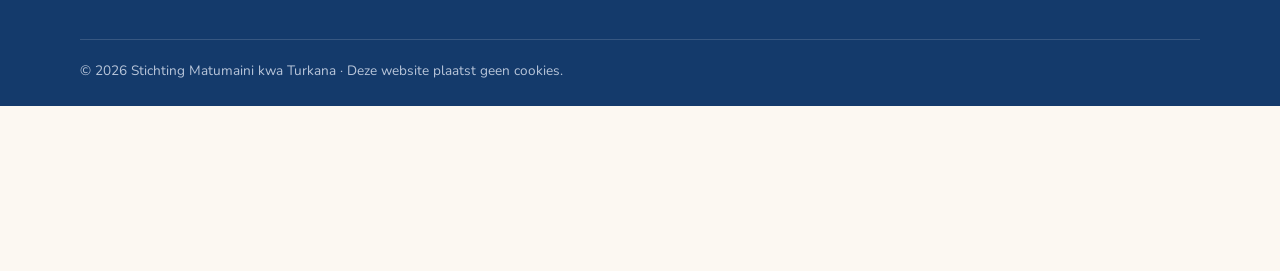
<file: projecten/outreach-kenia-2022/index.html>
<!DOCTYPE html>
<html lang="nl"><head><meta charset="utf-8"><title>Doorsturen…</title>
<meta http-equiv="refresh" content="0; url=/projecten/outreach-kenia/"><link rel="canonical" href="https://www.matumaini.nl/projecten/outreach-kenia/">
</head><body><p>Deze pagina is verhuisd naar <a href="/projecten/outreach-kenia/">/projecten/outreach-kenia/</a>.</p></body></html>
</file>
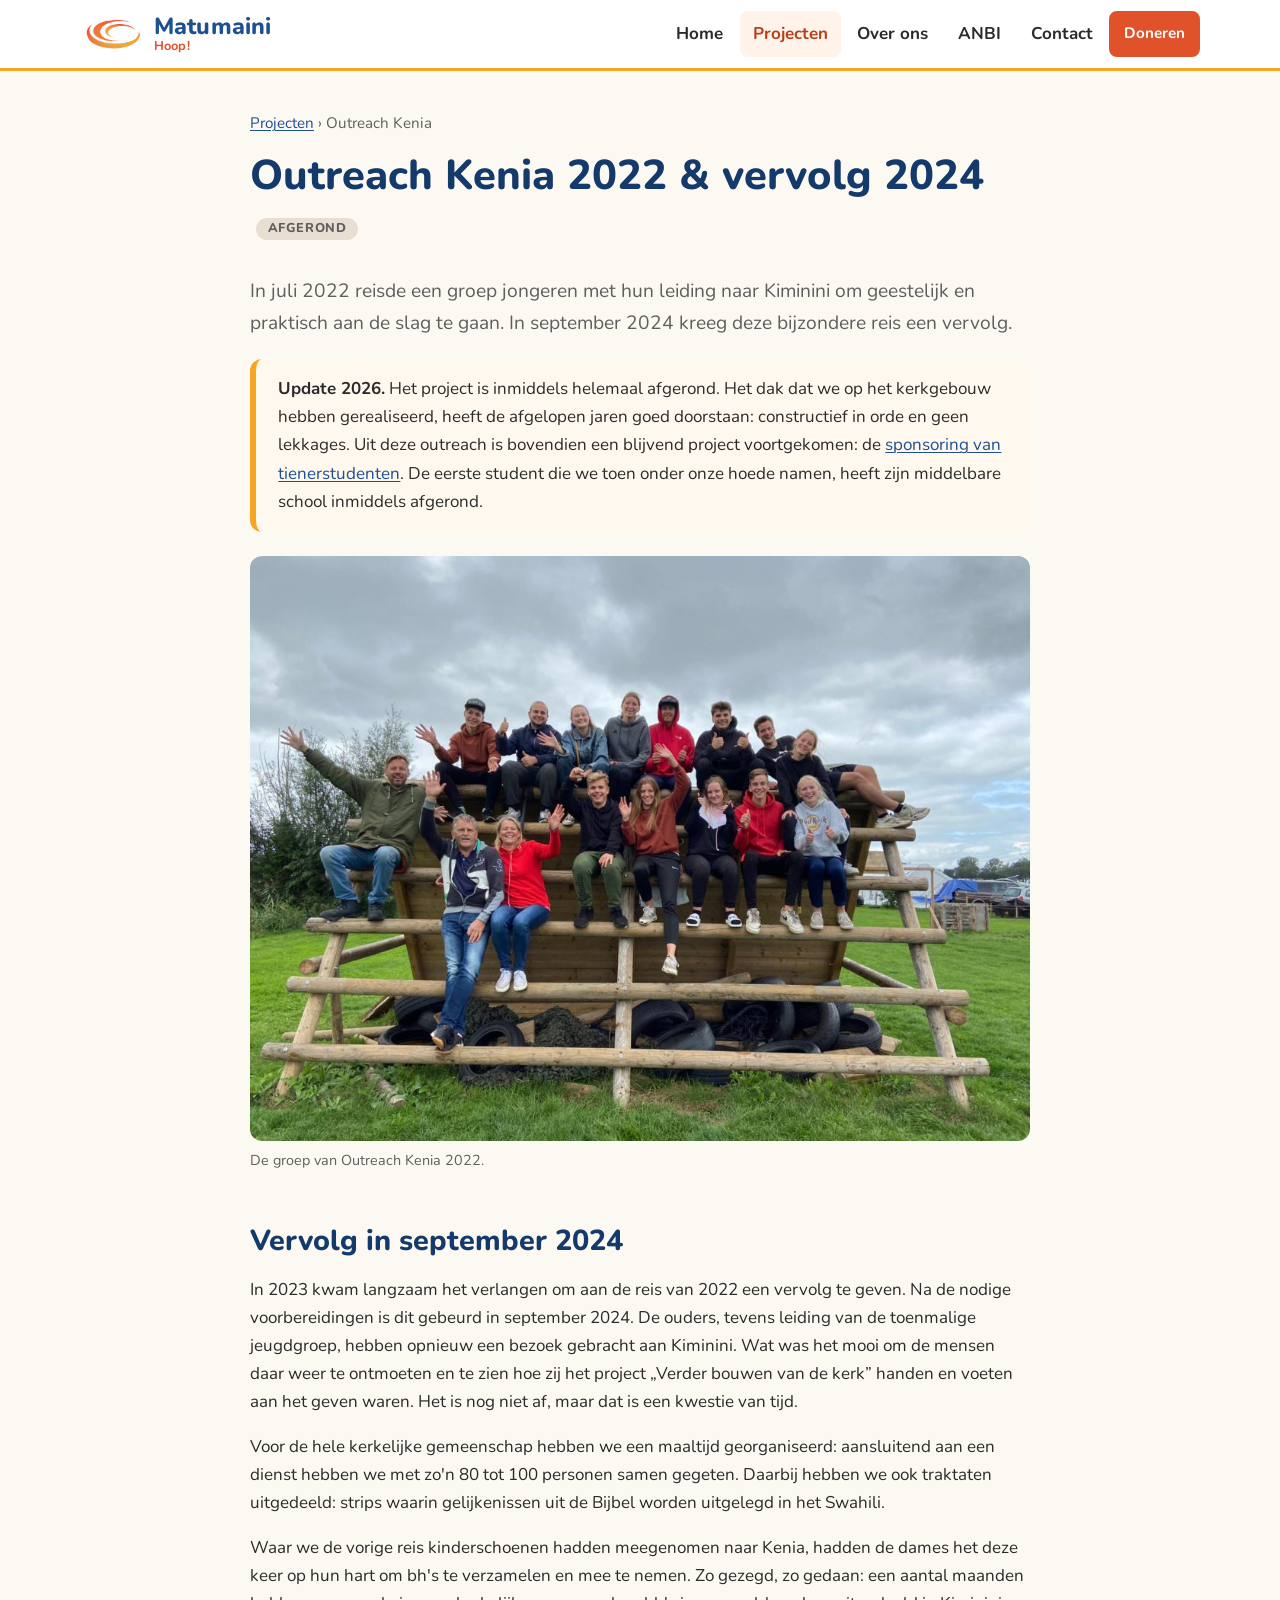
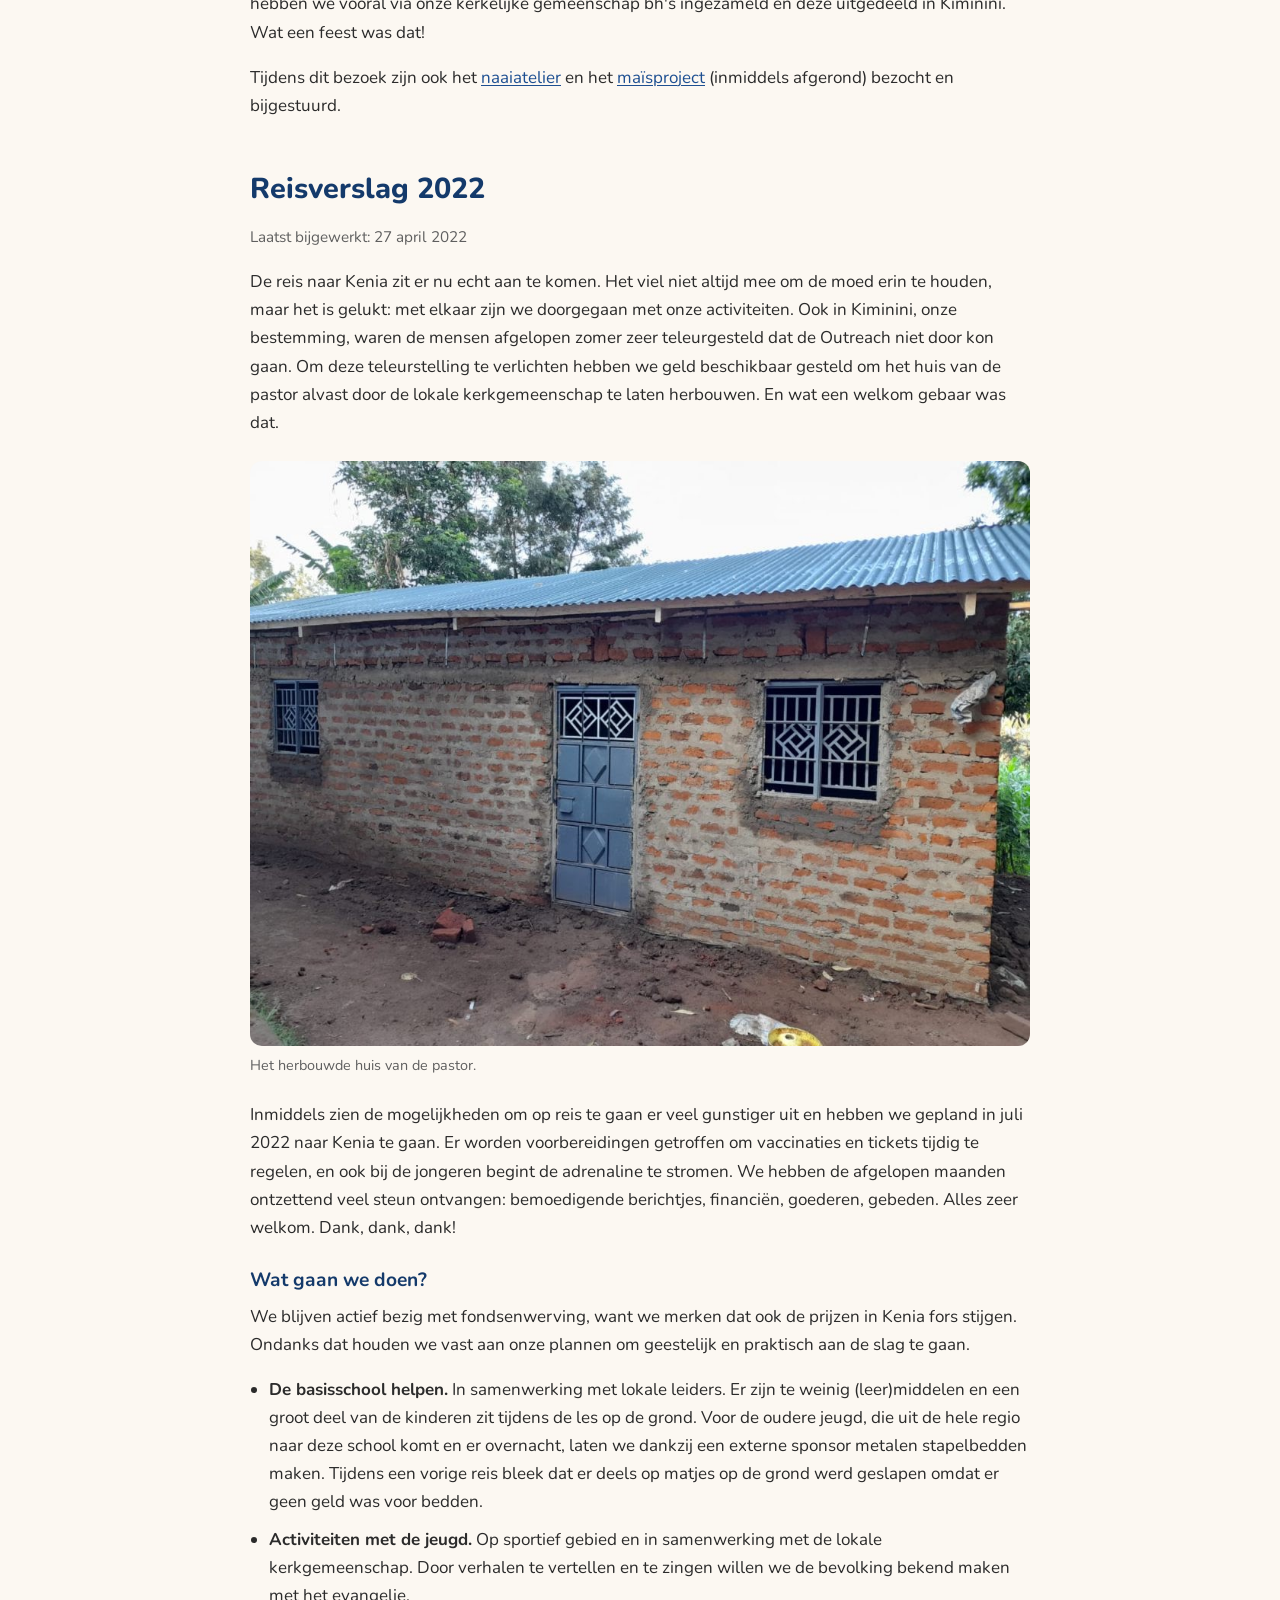
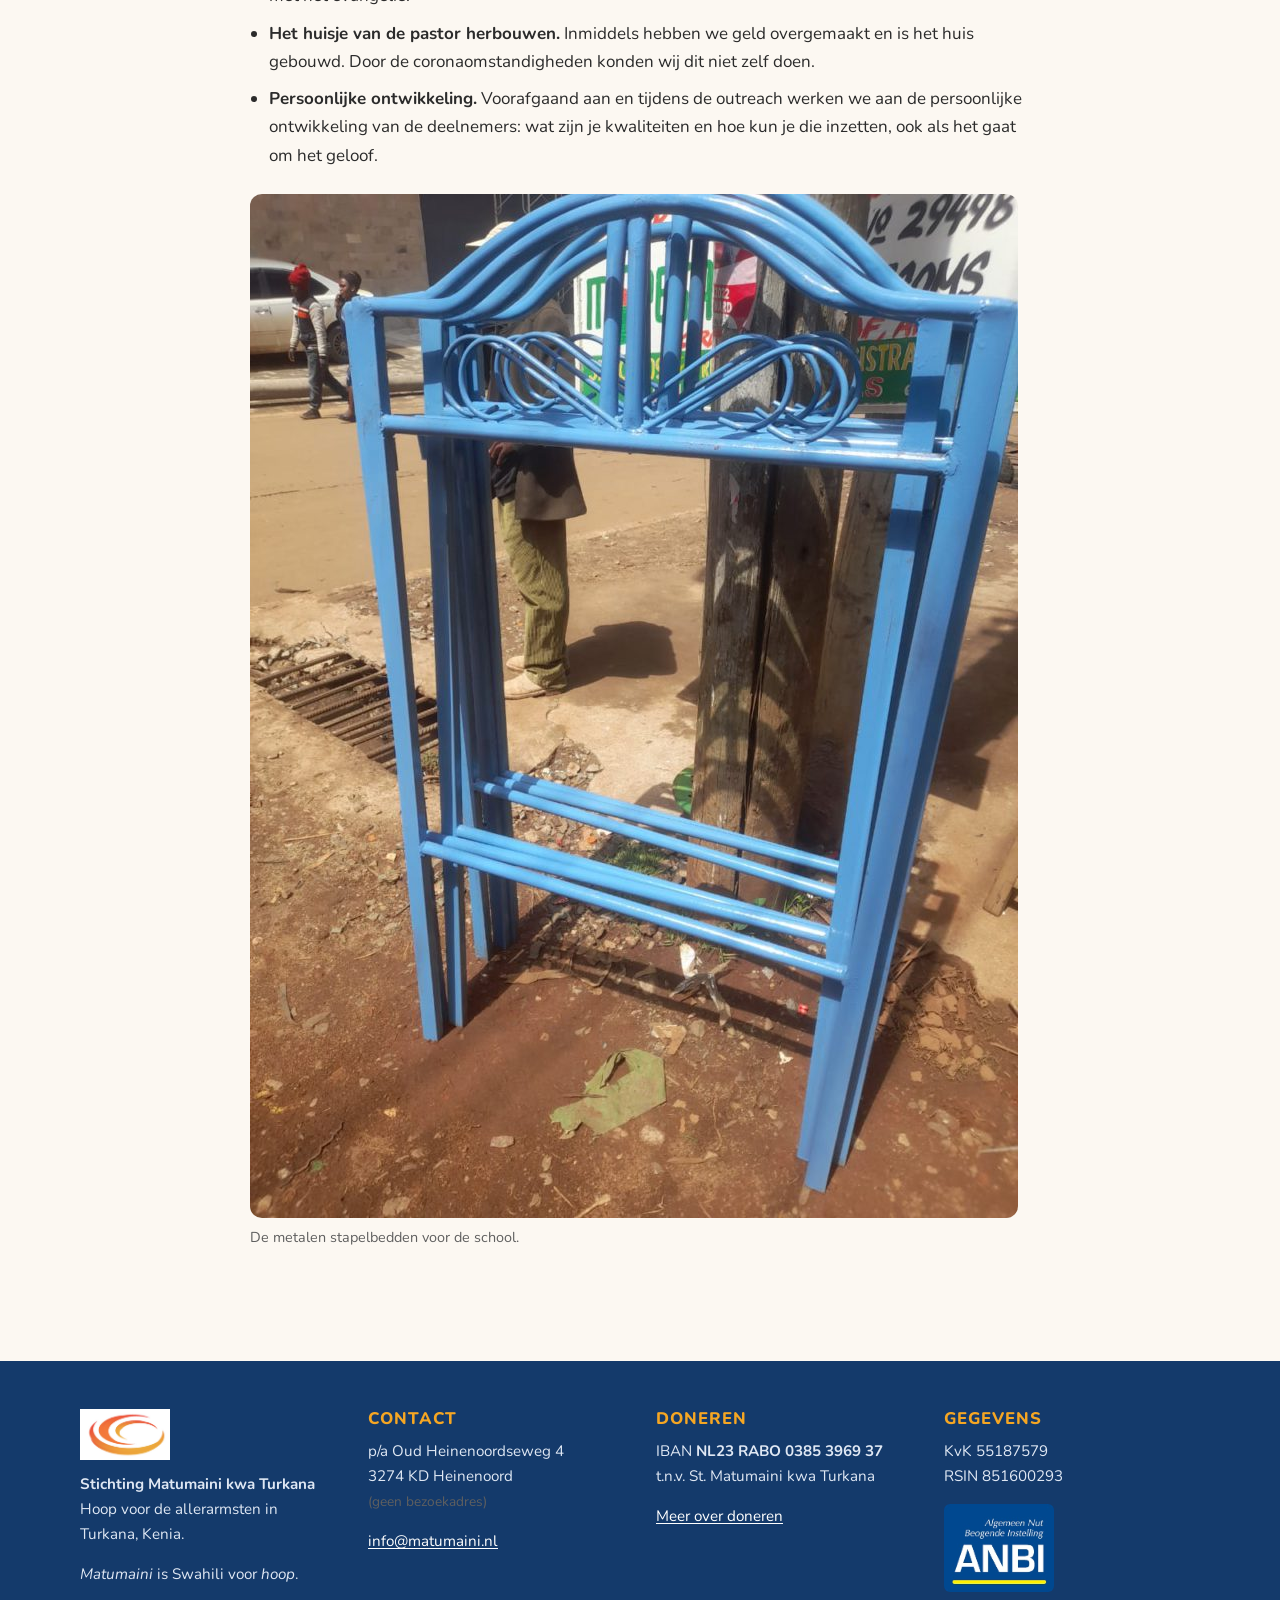
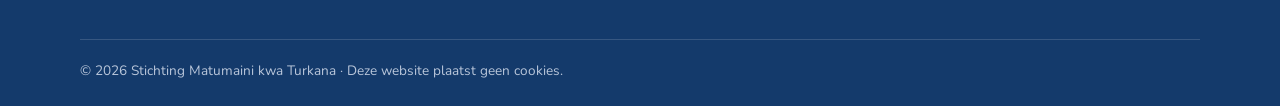
<file: projecten/outreach-kenia/index.html>
<!DOCTYPE html>
<html lang="nl">
<head>
  <meta charset="utf-8">
  <meta name="viewport" content="width=device-width, initial-scale=1">
  <title>Outreach Kenia 2022 & 2024 – Stichting Matumaini</title>
  <meta name="description" content="Verslag van de outreach-reizen van Stichting Matumaini naar Kiminini, Kenia in 2022 en 2024: school, kerkbouw en het huis van de pastor.">
  <link rel="canonical" href="https://www.matumaini.nl/projecten/outreach-kenia/">
  <link rel="icon" href="../../images/favicon.svg" type="image/svg+xml">
  <link rel="icon" href="../../images/logo.png" type="image/png">
  <meta property="og:title" content="Outreach Kenia 2022 & 2024 – Stichting Matumaini">
  <meta property="og:description" content="Verslag van de outreach-reizen van Stichting Matumaini naar Kiminini, Kenia in 2022 en 2024: school, kerkbouw en het huis van de pastor.">
  <meta property="og:image" content="https://www.matumaini.nl/images/hero-turkana.jpg">
  <meta property="og:type" content="website">
  <link rel="preconnect" href="https://fonts.googleapis.com">
  <link rel="preconnect" href="https://fonts.gstatic.com" crossorigin>
  <link href="https://fonts.googleapis.com/css2?family=Nunito:wght@400;600;700;800&display=swap" rel="stylesheet">
  <link rel="stylesheet" href="../../css/stijl.css">
</head>
<body>
<a class="skip" href="#inhoud">Direct naar inhoud</a>
<header class="site-header">
  <div class="wrap header-inner">
    <a class="brand" href="../../">
      <img src="../../images/logo.png" alt="" width="64" height="35">
      <span class="brand-naam">Matumaini <small>Hoop!</small></span>
    </a>
    <button class="menu-knop" aria-expanded="false" aria-controls="hoofdmenu">
      <span class="menu-lijn"></span><span class="sr-only">Menu</span>
    </button>
    <nav id="hoofdmenu" class="hoofdmenu" aria-label="Hoofdmenu">
      <ul>
        <li><a href="../../">Home</a></li>
        <li><a href="../../projecten/" aria-current="page">Projecten</a></li>
        <li><a href="../../over-ons/">Over ons</a></li>
        <li><a href="../../anbi/">ANBI</a></li>
        <li><a href="../../contact/">Contact</a></li>
        <li><a class="knop knop-klein" href="../../doneren/">Doneren</a></li>
      </ul>
    </nav>
  </div>
</header>

<main id="inhoud">
<section class="wrap sectie smal">
  <p class="kruimel"><a href="../">Projecten</a> › Outreach Kenia</p>
  <h1>Outreach Kenia 2022 &amp; vervolg 2024 <span class="badge">Afgerond</span></h1>
  <p class="intro">In juli 2022 reisde een groep jongeren met hun leiding naar Kiminini om geestelijk en praktisch aan de slag te gaan. In september 2024 kreeg deze bijzondere reis een vervolg.</p>
  <div class="melding">
    <p><strong>Update 2026.</strong> Het project is inmiddels helemaal afgerond. Het dak dat we op het kerkgebouw hebben gerealiseerd, heeft de afgelopen jaren goed doorstaan: constructief in orde en geen lekkages. Uit deze outreach is bovendien een blijvend project voortgekomen: de <a href="../#studenten">sponsoring van tienerstudenten</a>. De eerste student die we toen onder onze hoede namen, heeft zijn middelbare school inmiddels afgerond.</p>
  </div>
  <figure class="breed">
    <img src="../../images/outreach-team-2022.jpg" alt="De jongerengroep en leiding van Outreach Kenia 2022 zwaaiend op een houten klimtoestel" width="1024" height="768">
    <figcaption>De groep van Outreach Kenia 2022.</figcaption>
  </figure>

  <h2>Vervolg in september 2024</h2>
  <p>In 2023 kwam langzaam het verlangen om aan de reis van 2022 een vervolg te geven. Na de nodige voorbereidingen is dit gebeurd in september 2024. De ouders, tevens leiding van de toenmalige jeugdgroep, hebben opnieuw een bezoek gebracht aan Kiminini. Wat was het mooi om de mensen daar weer te ontmoeten en te zien hoe zij het project „Verder bouwen van de kerk” handen en voeten aan het geven waren. Het is nog niet af, maar dat is een kwestie van tijd.</p>
  <p>Voor de hele kerkelijke gemeenschap hebben we een maaltijd georganiseerd: aansluitend aan een dienst hebben we met zo'n 80 tot 100 personen samen gegeten. Daarbij hebben we ook traktaten uitgedeeld: strips waarin gelijkenissen uit de Bijbel worden uitgelegd in het Swahili.</p>
  <p>Waar we de vorige reis kinderschoenen hadden meegenomen naar Kenia, hadden de dames het deze keer op hun hart om bh's te verzamelen en mee te nemen. Zo gezegd, zo gedaan: een aantal maanden hebben we vooral via onze kerkelijke gemeenschap bh's ingezameld en deze uitgedeeld in Kiminini. Wat een feest was dat!</p>
  <p>Tijdens dit bezoek zijn ook het <a href="../project-naaimachine/">naaiatelier</a> en het <a href="../project-maiszaad/">maïsproject</a> (inmiddels afgerond) bezocht en bijgestuurd.</p>

  <h2>Reisverslag 2022</h2>
  <p><small>Laatst bijgewerkt: 27 april 2022</small></p>
  <p>De reis naar Kenia zit er nu echt aan te komen. Het viel niet altijd mee om de moed erin te houden, maar het is gelukt: met elkaar zijn we doorgegaan met onze activiteiten. Ook in Kiminini, onze bestemming, waren de mensen afgelopen zomer zeer teleurgesteld dat de Outreach niet door kon gaan. Om deze teleurstelling te verlichten hebben we geld beschikbaar gesteld om het huis van de pastor alvast door de lokale kerkgemeenschap te laten herbouwen. En wat een welkom gebaar was dat.</p>
  <figure>
    <img src="../../images/huis-pastor.jpg" alt="Het nieuw gebouwde stenen huis van de pastor met golfplaten dak" width="1024" height="768" loading="lazy">
    <figcaption>Het herbouwde huis van de pastor.</figcaption>
  </figure>
  <p>Inmiddels zien de mogelijkheden om op reis te gaan er veel gunstiger uit en hebben we gepland in juli 2022 naar Kenia te gaan. Er worden voorbereidingen getroffen om vaccinaties en tickets tijdig te regelen, en ook bij de jongeren begint de adrenaline te stromen. We hebben de afgelopen maanden ontzettend veel steun ontvangen: bemoedigende berichtjes, financiën, goederen, gebeden. Alles zeer welkom. Dank, dank, dank!</p>

  <h3>Wat gaan we doen?</h3>
  <p>We blijven actief bezig met fondsenwerving, want we merken dat ook de prijzen in Kenia fors stijgen. Ondanks dat houden we vast aan onze plannen om geestelijk en praktisch aan de slag te gaan.</p>
  <ul class="lijst">
    <li><strong>De basisschool helpen.</strong> In samenwerking met lokale leiders. Er zijn te weinig (leer)middelen en een groot deel van de kinderen zit tijdens de les op de grond. Voor de oudere jeugd, die uit de hele regio naar deze school komt en er overnacht, laten we dankzij een externe sponsor metalen stapelbedden maken. Tijdens een vorige reis bleek dat er deels op matjes op de grond werd geslapen omdat er geen geld was voor bedden.</li>
    <li><strong>Activiteiten met de jeugd.</strong> Op sportief gebied en in samenwerking met de lokale kerkgemeenschap. Door verhalen te vertellen en te zingen willen we de bevolking bekend maken met het evangelie.</li>
    <li><strong>Het huisje van de pastor herbouwen.</strong> Inmiddels hebben we geld overgemaakt en is het huis gebouwd. Door de coronaomstandigheden konden wij dit niet zelf doen.</li>
    <li><strong>Persoonlijke ontwikkeling.</strong> Voorafgaand aan en tijdens de outreach werken we aan de persoonlijke ontwikkeling van de deelnemers: wat zijn je kwaliteiten en hoe kun je die inzetten, ook als het gaat om het geloof.</li>
  </ul>
  <figure>
    <img src="../../images/stapelbedden.jpg" alt="Blauwe metalen stapelbedframes voor de school" width="768" height="1024" loading="lazy">
    <figcaption>De metalen stapelbedden voor de school.</figcaption>
  </figure>
</section>
</main>
<footer class="site-footer">
  <div class="wrap footer-grid">
    <div>
      <img src="../../images/logo.png" alt="Logo Stichting Matumaini" width="90" height="49">
      <p><strong>Stichting Matumaini kwa Turkana</strong><br>
      Hoop voor de allerarmsten in Turkana, Kenia.</p>
      <p><em>Matumaini</em> is Swahili voor <em>hoop</em>.</p>
    </div>
    <div>
      <h2>Contact</h2>
      <p>p/a Oud Heinenoordseweg 4<br>3274 KD Heinenoord<br><small>(geen bezoekadres)</small></p>
      <p><a href="mailto:info@matumaini.nl">info@matumaini.nl</a></p>
    </div>
    <div>
      <h2>Doneren</h2>
      <p>IBAN <strong>NL23 RABO 0385 3969 37</strong><br>t.n.v. St. Matumaini kwa Turkana</p>
      <p><a href="../../doneren/">Meer over doneren</a></p>
    </div>
    <div>
      <h2>Gegevens</h2>
      <p>KvK 55187579<br>RSIN 851600293</p>
      <p><a href="../../anbi/"><img class="anbi-badge" src="../../images/anbi-logo.jpg" alt="ANBI – Algemeen Nut Beogende Instelling" width="110" height="80"></a></p>
    </div>
  </div>
  <div class="wrap footer-onder">
    <p>© <span id="jaar">2026</span> Stichting Matumaini kwa Turkana · Deze website plaatst geen cookies.</p>
  </div>
</footer>
<script src="../../js/menu.js"></script>
</body>
</html>
</file>
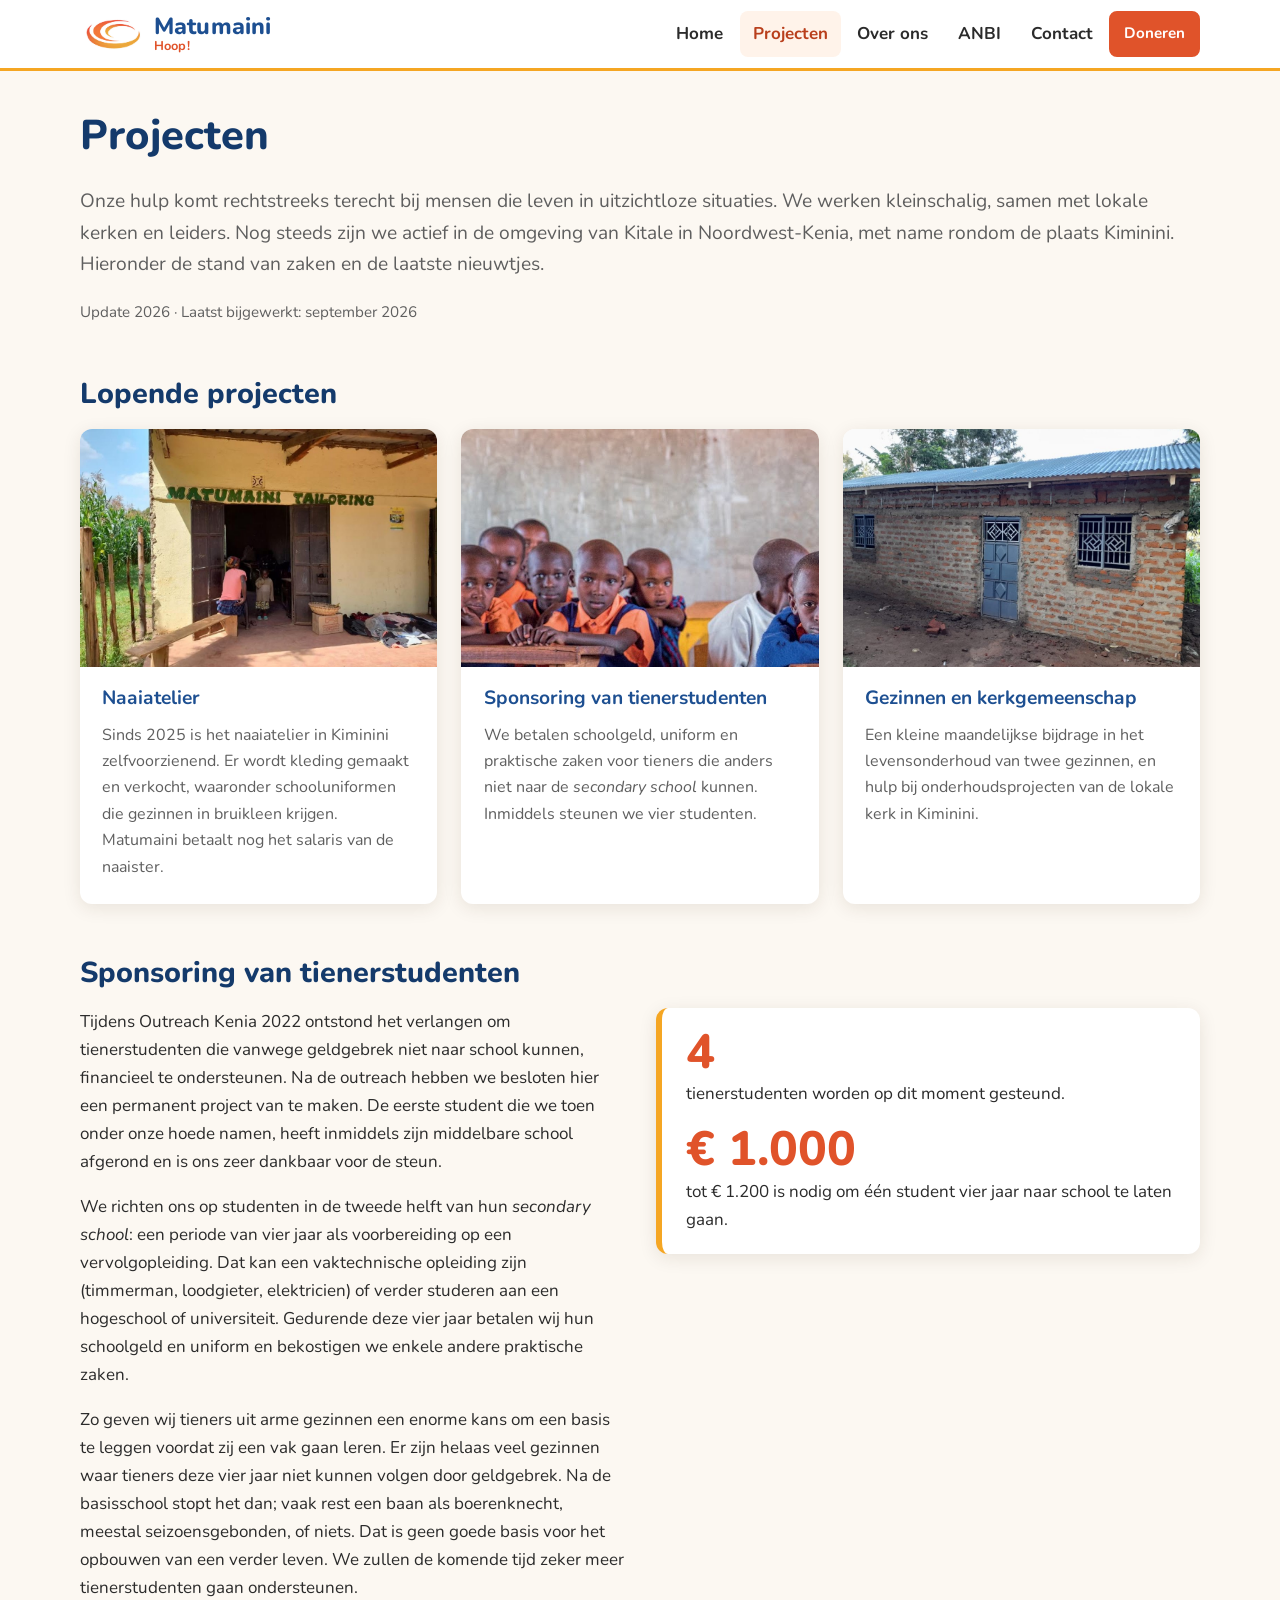
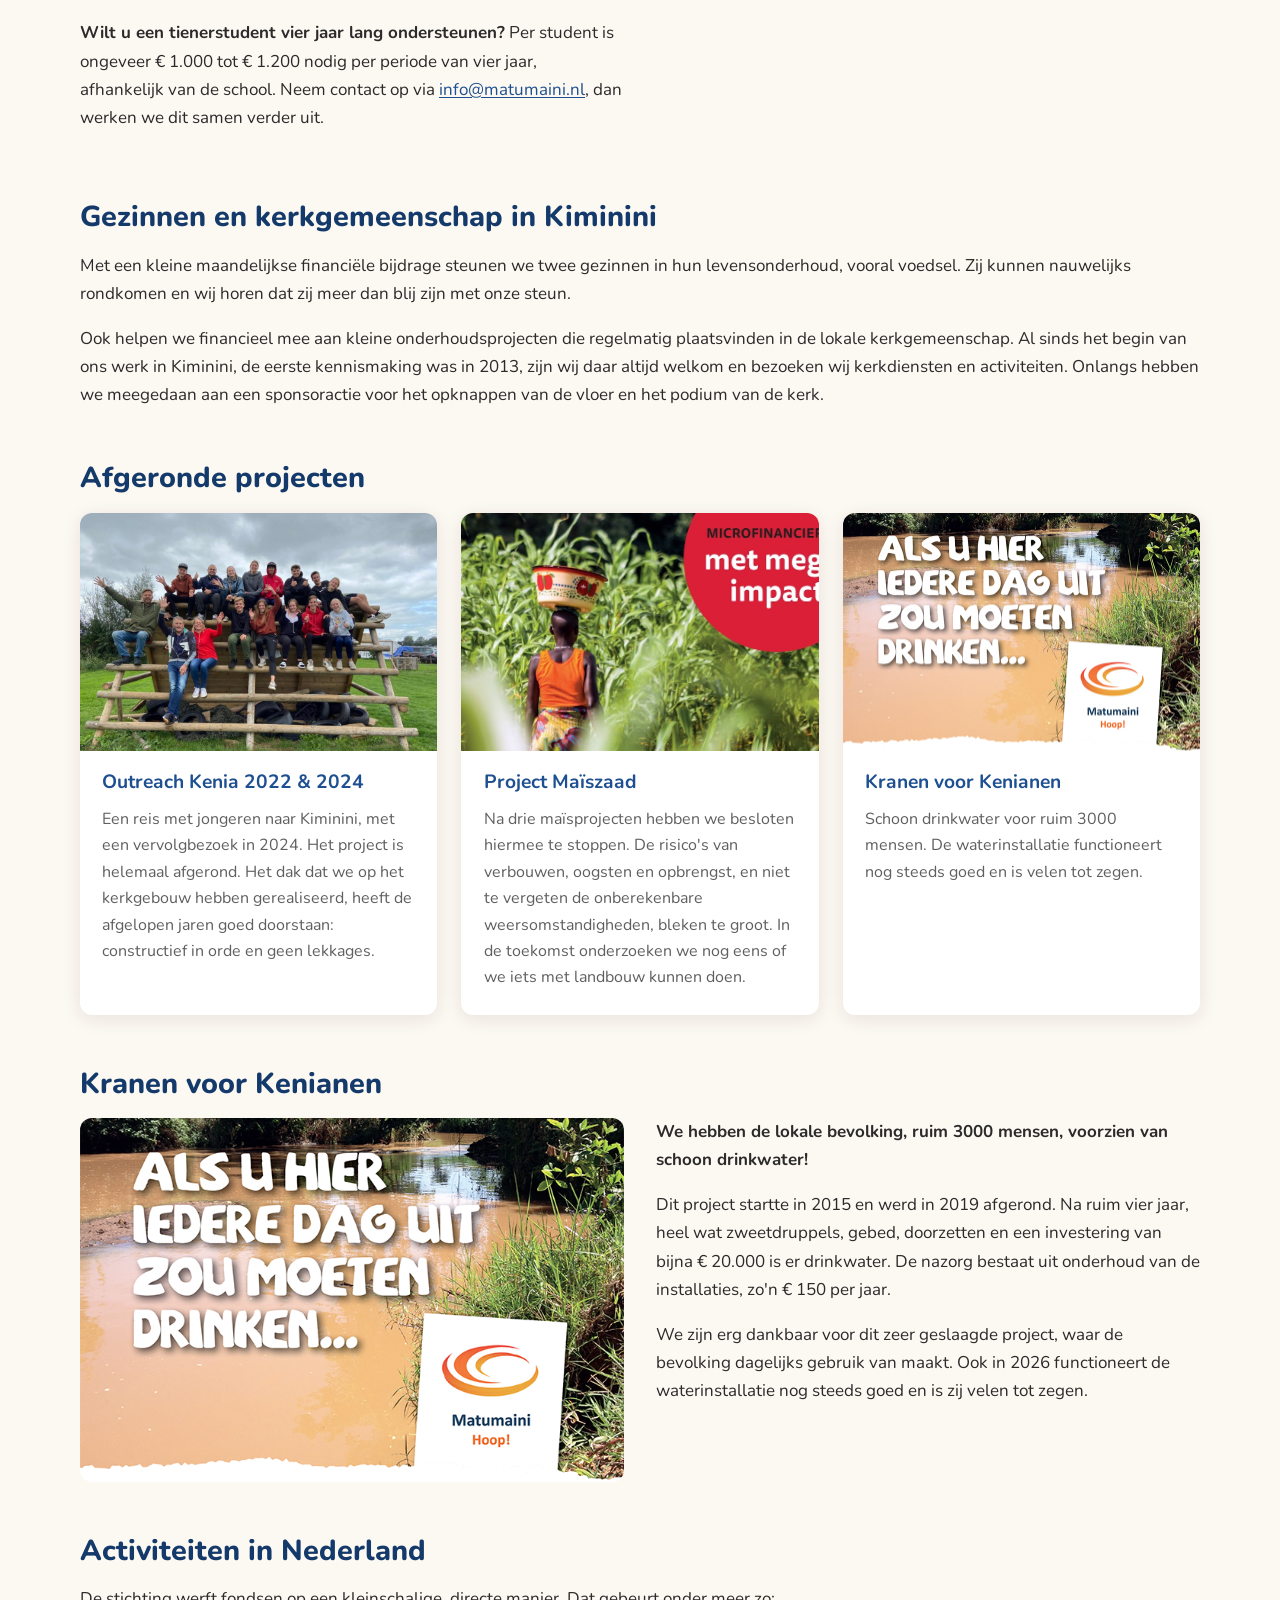
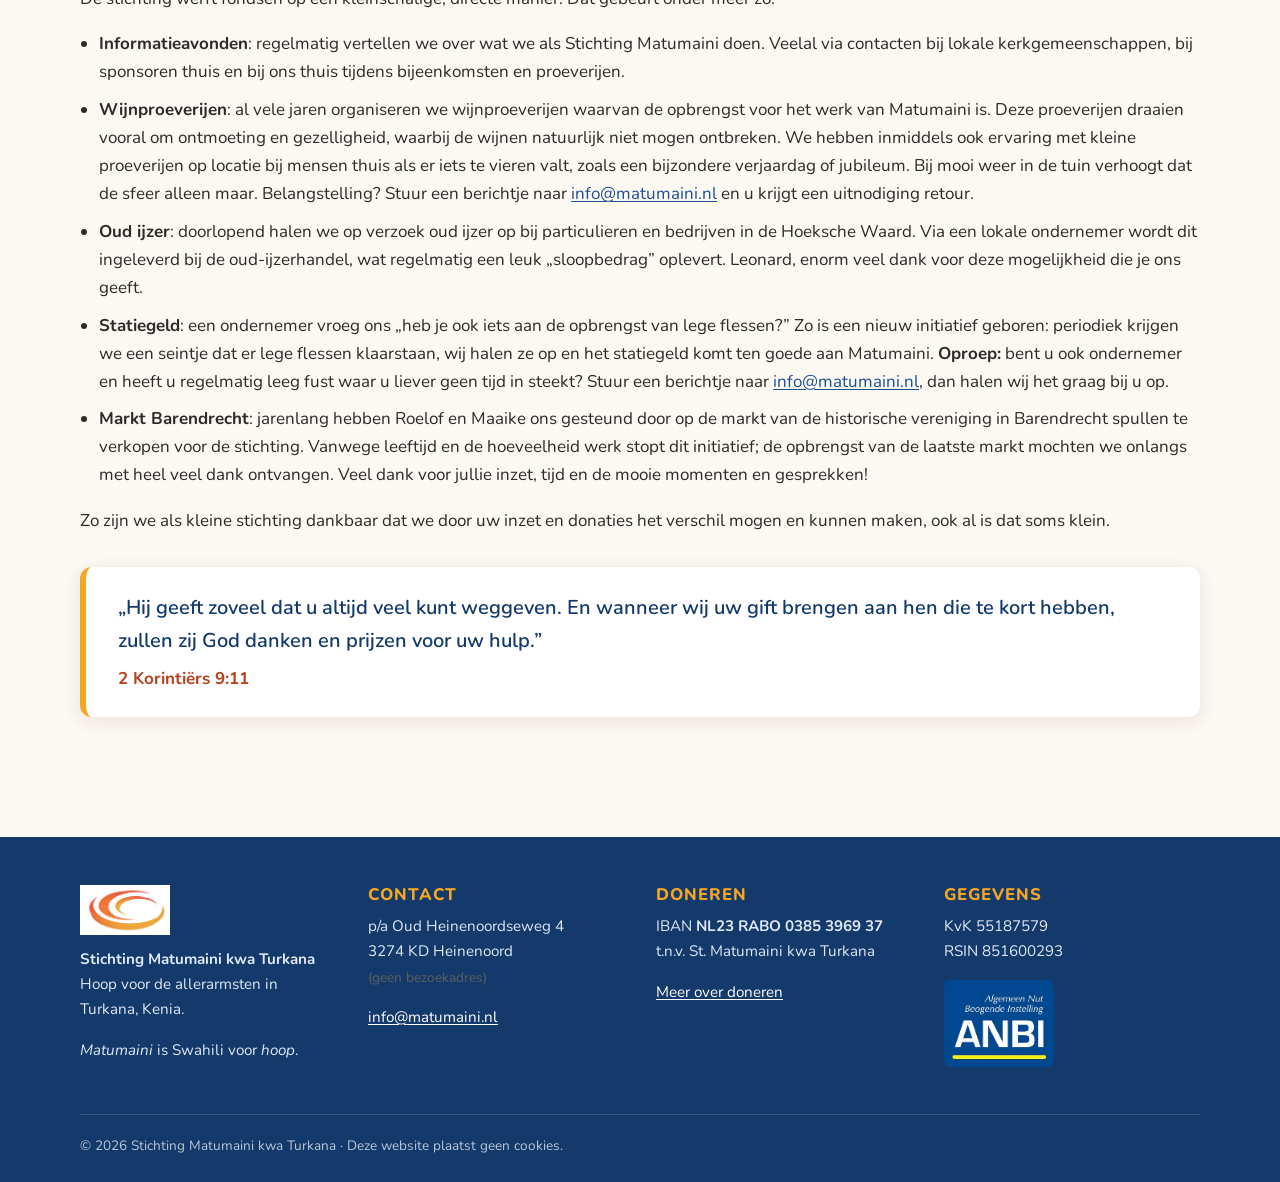
<file: projecten/overzicht/index.html>
<!DOCTYPE html>
<html lang="nl"><head><meta charset="utf-8"><title>Doorsturen…</title>
<meta http-equiv="refresh" content="0; url=/projecten/"><link rel="canonical" href="https://www.matumaini.nl/projecten/">
</head><body><p>Deze pagina is verhuisd naar <a href="/projecten/">/projecten/</a>.</p></body></html>
</file>
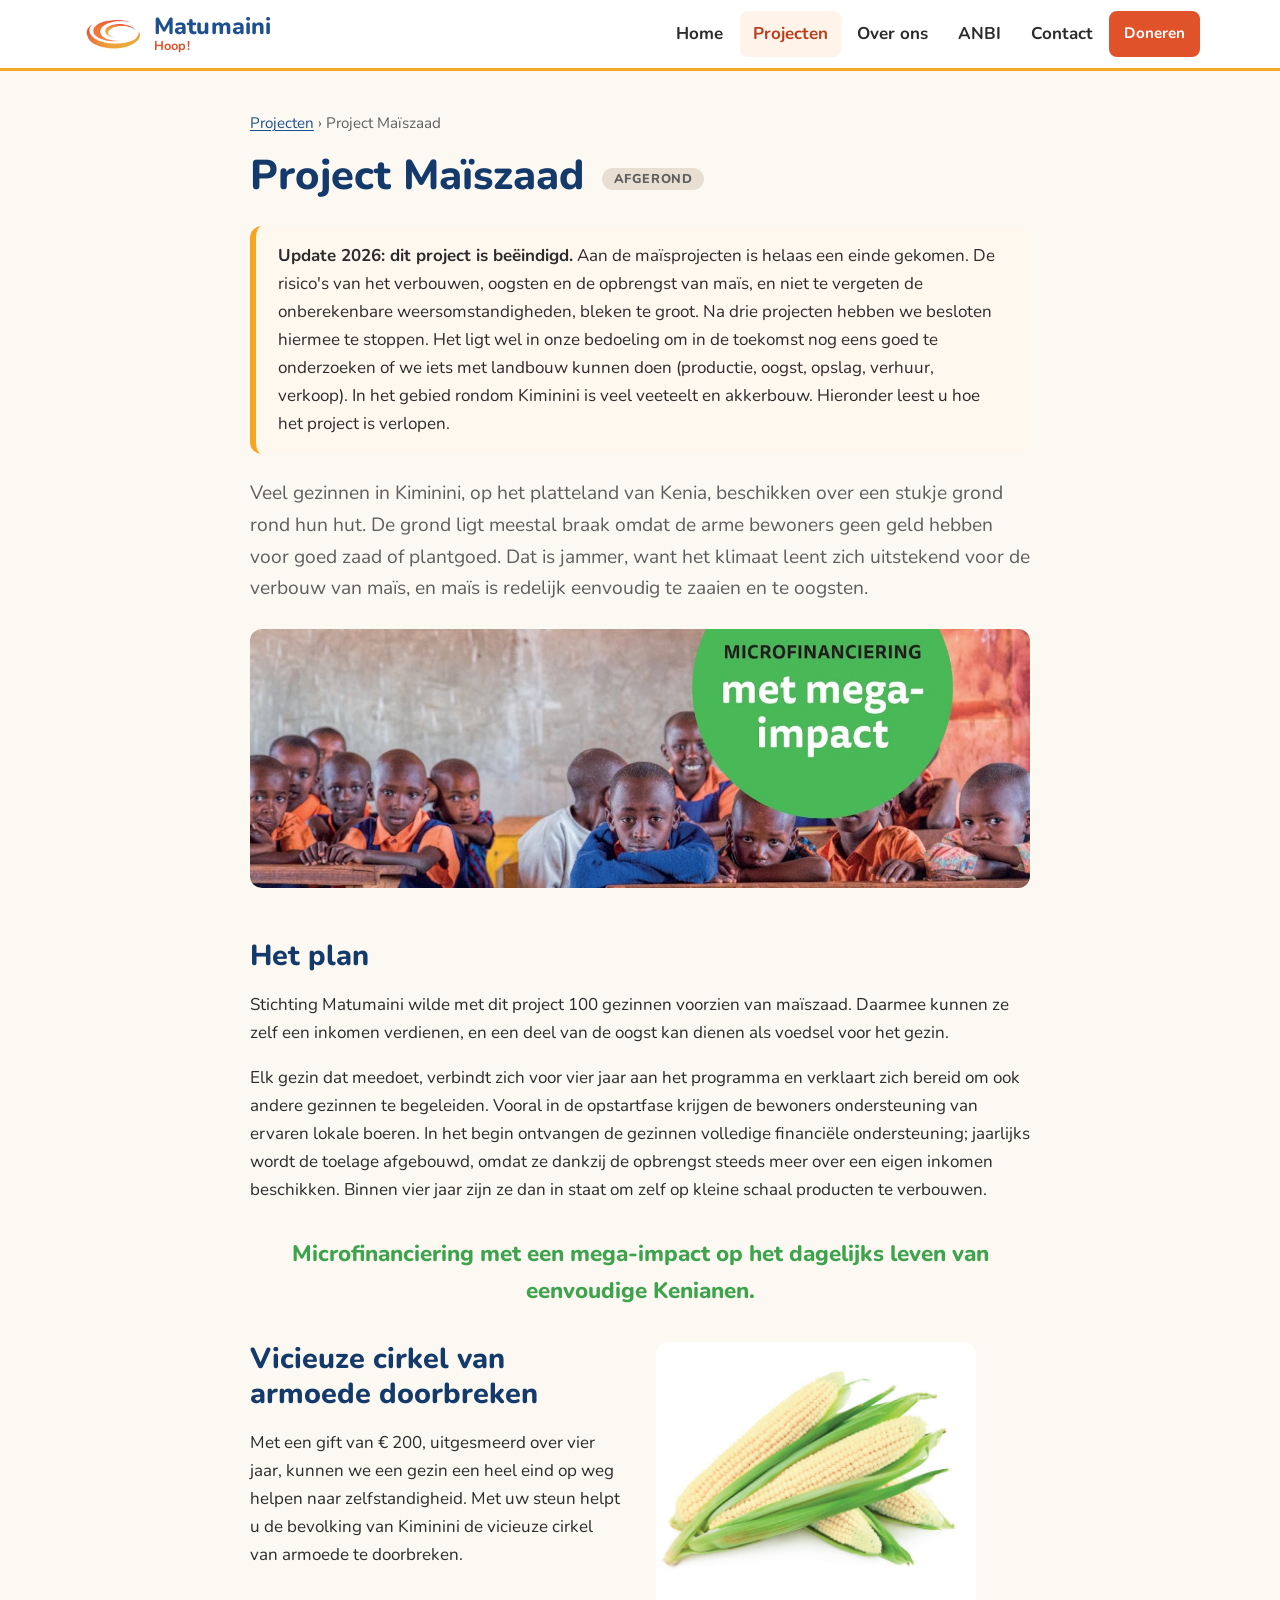
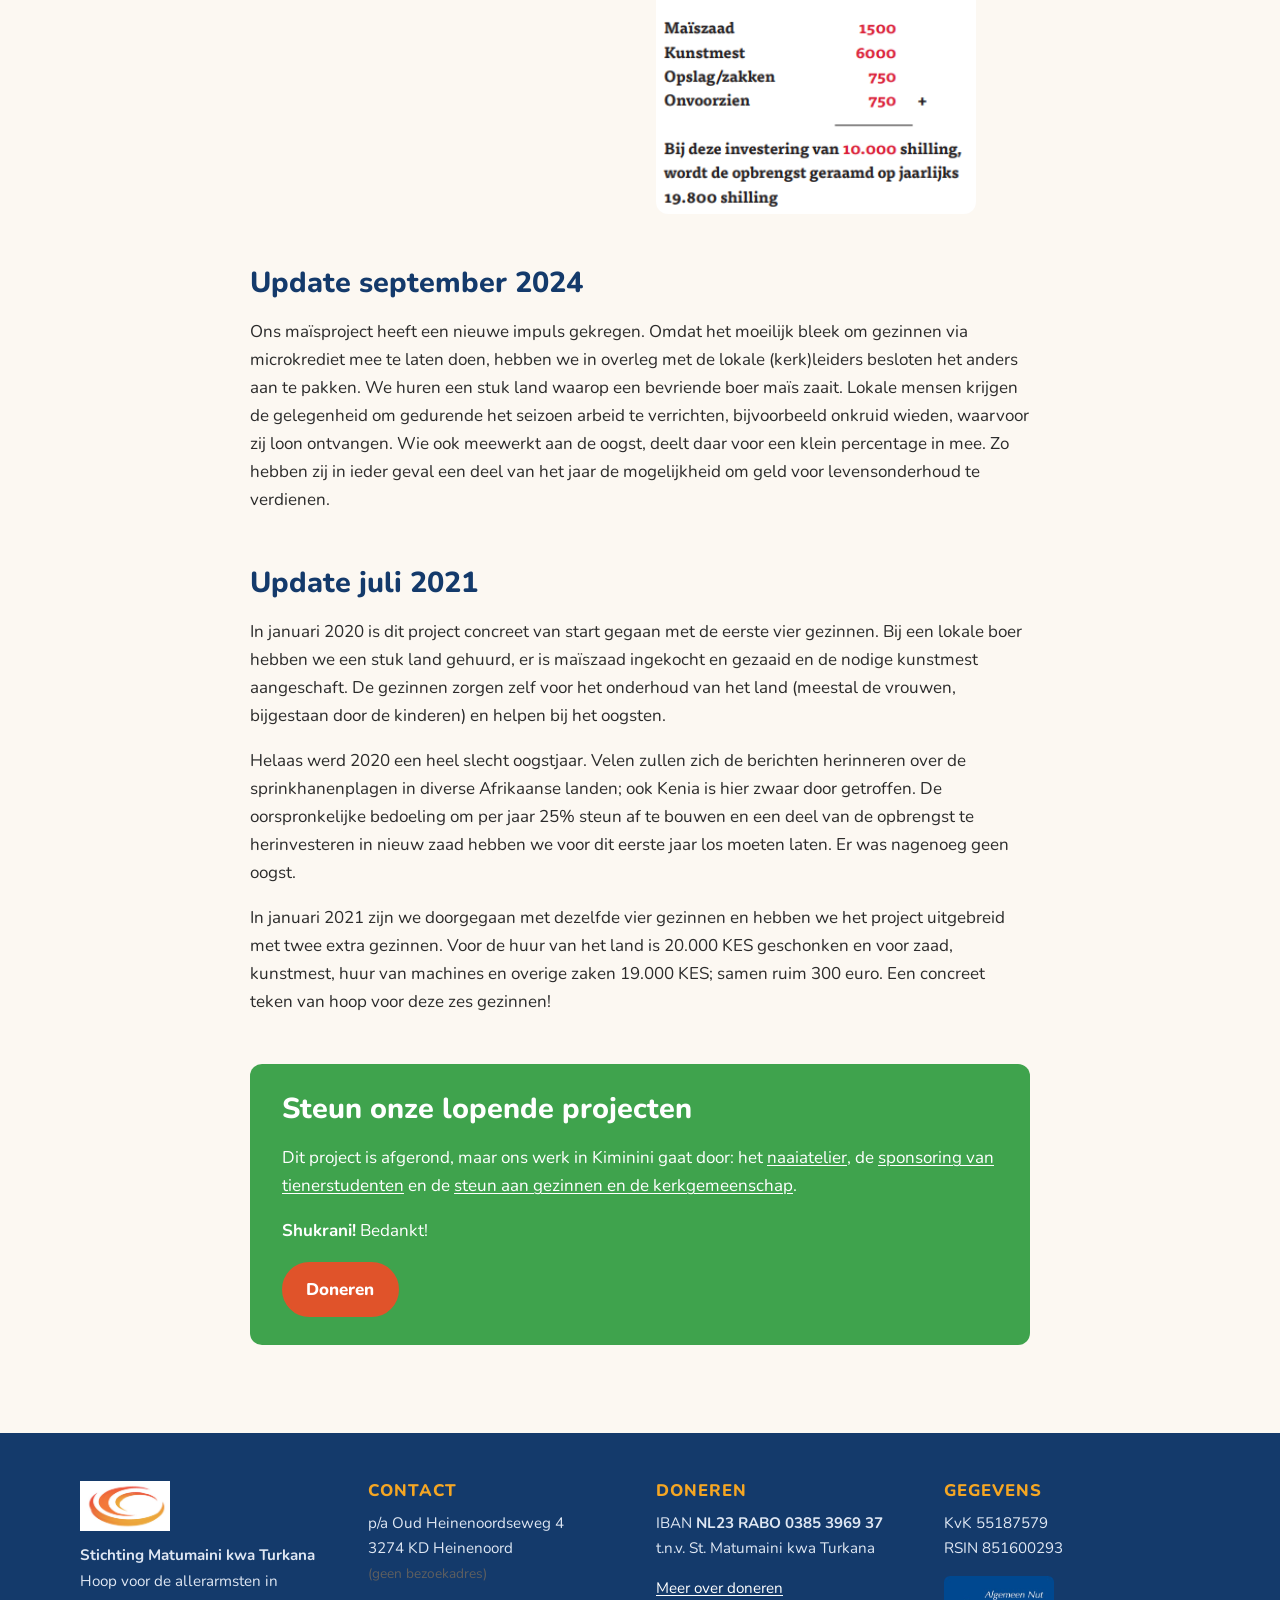
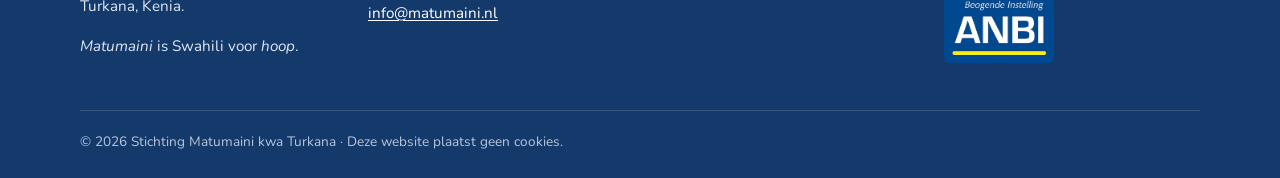
<file: projecten/project-maiszaad/index.html>
<!DOCTYPE html>
<html lang="nl">
<head>
  <meta charset="utf-8">
  <meta name="viewport" content="width=device-width, initial-scale=1">
  <title>Project Maïszaad – Stichting Matumaini</title>
  <meta name="description" content="Het maïsproject van Stichting Matumaini in Kiminini, Kenia (2020-2025, afgerond): gezinnen verdienden een eigen inkomen met de verbouw van maïs.">
  <link rel="canonical" href="https://www.matumaini.nl/projecten/project-maiszaad/">
  <link rel="icon" href="../../images/favicon.svg" type="image/svg+xml">
  <link rel="icon" href="../../images/logo.png" type="image/png">
  <meta property="og:title" content="Project Maïszaad – Stichting Matumaini">
  <meta property="og:description" content="Het maïsproject van Stichting Matumaini in Kiminini, Kenia (2020-2025, afgerond): gezinnen verdienden een eigen inkomen met de verbouw van maïs.">
  <meta property="og:image" content="https://www.matumaini.nl/images/hero-turkana.jpg">
  <meta property="og:type" content="website">
  <link rel="preconnect" href="https://fonts.googleapis.com">
  <link rel="preconnect" href="https://fonts.gstatic.com" crossorigin>
  <link href="https://fonts.googleapis.com/css2?family=Nunito:wght@400;600;700;800&display=swap" rel="stylesheet">
  <link rel="stylesheet" href="../../css/stijl.css">
</head>
<body>
<a class="skip" href="#inhoud">Direct naar inhoud</a>
<header class="site-header">
  <div class="wrap header-inner">
    <a class="brand" href="../../">
      <img src="../../images/logo.png" alt="" width="64" height="35">
      <span class="brand-naam">Matumaini <small>Hoop!</small></span>
    </a>
    <button class="menu-knop" aria-expanded="false" aria-controls="hoofdmenu">
      <span class="menu-lijn"></span><span class="sr-only">Menu</span>
    </button>
    <nav id="hoofdmenu" class="hoofdmenu" aria-label="Hoofdmenu">
      <ul>
        <li><a href="../../">Home</a></li>
        <li><a href="../../projecten/" aria-current="page">Projecten</a></li>
        <li><a href="../../over-ons/">Over ons</a></li>
        <li><a href="../../anbi/">ANBI</a></li>
        <li><a href="../../contact/">Contact</a></li>
        <li><a class="knop knop-klein" href="../../doneren/">Doneren</a></li>
      </ul>
    </nav>
  </div>
</header>

<main id="inhoud">
<section class="wrap sectie smal">
  <p class="kruimel"><a href="../">Projecten</a> › Project Maïszaad</p>
  <h1>Project Maïszaad <span class="badge">Afgerond</span></h1>
  <div class="melding">
    <p><strong>Update 2026: dit project is beëindigd.</strong> Aan de maïsprojecten is helaas een einde gekomen. De risico's van het verbouwen, oogsten en de opbrengst van maïs, en niet te vergeten de onberekenbare weersomstandigheden, bleken te groot. Na drie projecten hebben we besloten hiermee te stoppen. Het ligt wel in onze bedoeling om in de toekomst nog eens goed te onderzoeken of we iets met landbouw kunnen doen (productie, oogst, opslag, verhuur, verkoop). In het gebied rondom Kiminini is veel veeteelt en akkerbouw. Hieronder leest u hoe het project is verlopen.</p>
  </div>
  <p class="intro">Veel gezinnen in Kiminini, op het platteland van Kenia, beschikken over een stukje grond rond hun hut. De grond ligt meestal braak omdat de arme bewoners geen geld hebben voor goed zaad of plantgoed. Dat is jammer, want het klimaat leent zich uitstekend voor de verbouw van maïs, en maïs is redelijk eenvoudig te zaaien en te oogsten.</p>
  <figure class="breed">
    <img src="../../images/microfinanciering-kinderen.jpg" alt="Schoolkinderen in Kenia; tekst: microfinanciering met mega-impact" width="1280" height="452">
  </figure>

  <h2>Het plan</h2>
  <p>Stichting Matumaini wilde met dit project 100 gezinnen voorzien van maïszaad. Daarmee kunnen ze zelf een inkomen verdienen, en een deel van de oogst kan dienen als voedsel voor het gezin.</p>
  <p>Elk gezin dat meedoet, verbindt zich voor vier jaar aan het programma en verklaart zich bereid om ook andere gezinnen te begeleiden. Vooral in de opstartfase krijgen de bewoners ondersteuning van ervaren lokale boeren. In het begin ontvangen de gezinnen volledige financiële ondersteuning; jaarlijks wordt de toelage afgebouwd, omdat ze dankzij de opbrengst steeds meer over een eigen inkomen beschikken. Binnen vier jaar zijn ze dan in staat om zelf op kleine schaal producten te verbouwen.</p>
  <p class="citaat">Microfinanciering met een mega-impact op het dagelijks leven van eenvoudige Kenianen.</p>

  <div class="twee-kolommen">
    <div>
      <h2>Vicieuze cirkel van armoede doorbreken</h2>
      <p>Met een gift van € 200, uitgesmeerd over vier jaar, kunnen we een gezin een heel eind op weg helpen naar zelfstandigheid. Met uw steun helpt u de bevolking van Kiminini de vicieuze cirkel van armoede te doorbreken.</p>
    </div>
    <figure>
      <img src="../../images/begroting-mais.png" alt="Begroting per gezin in Keniaanse shilling: maïszaad 1500, kunstmest 6000, opslag/zakken 750, onvoorzien 750. Bij deze investering van 10.000 shilling wordt de opbrengst geraamd op jaarlijks 19.800 shilling." width="320" height="460" loading="lazy">
    </figure>
  </div>

  <h2>Update september 2024</h2>
  <p>Ons maïsproject heeft een nieuwe impuls gekregen. Omdat het moeilijk bleek om gezinnen via microkrediet mee te laten doen, hebben we in overleg met de lokale (kerk)leiders besloten het anders aan te pakken. We huren een stuk land waarop een bevriende boer maïs zaait. Lokale mensen krijgen de gelegenheid om gedurende het seizoen arbeid te verrichten, bijvoorbeeld onkruid wieden, waarvoor zij loon ontvangen. Wie ook meewerkt aan de oogst, deelt daar voor een klein percentage in mee. Zo hebben zij in ieder geval een deel van het jaar de mogelijkheid om geld voor levensonderhoud te verdienen.</p>

  <h2>Update juli 2021</h2>
  <p>In januari 2020 is dit project concreet van start gegaan met de eerste vier gezinnen. Bij een lokale boer hebben we een stuk land gehuurd, er is maïszaad ingekocht en gezaaid en de nodige kunstmest aangeschaft. De gezinnen zorgen zelf voor het onderhoud van het land (meestal de vrouwen, bijgestaan door de kinderen) en helpen bij het oogsten.</p>
  <p>Helaas werd 2020 een heel slecht oogstjaar. Velen zullen zich de berichten herinneren over de sprinkhanenplagen in diverse Afrikaanse landen; ook Kenia is hier zwaar door getroffen. De oorspronkelijke bedoeling om per jaar 25% steun af te bouwen en een deel van de opbrengst te herinvesteren in nieuw zaad hebben we voor dit eerste jaar los moeten laten. Er was nagenoeg geen oogst.</p>
  <p>In januari 2021 zijn we doorgegaan met dezelfde vier gezinnen en hebben we het project uitgebreid met twee extra gezinnen. Voor de huur van het land is 20.000 KES geschonken en voor zaad, kunstmest, huur van machines en overige zaken 19.000 KES; samen ruim 300 euro. Een concreet teken van hoop voor deze zes gezinnen!</p>

  <div class="steun-blok">
    <h2>Steun onze lopende projecten</h2>
    <p>Dit project is afgerond, maar ons werk in Kiminini gaat door: het <a href="../project-naaimachine/">naaiatelier</a>, de <a href="../#studenten">sponsoring van tienerstudenten</a> en de <a href="../#gezinnen">steun aan gezinnen en de kerkgemeenschap</a>.</p>
    <p><strong>Shukrani!</strong> Bedankt!</p>
    <p><a class="knop" href="../../doneren/">Doneren</a></p>
  </div>
</section>
</main>
<footer class="site-footer">
  <div class="wrap footer-grid">
    <div>
      <img src="../../images/logo.png" alt="Logo Stichting Matumaini" width="90" height="49">
      <p><strong>Stichting Matumaini kwa Turkana</strong><br>
      Hoop voor de allerarmsten in Turkana, Kenia.</p>
      <p><em>Matumaini</em> is Swahili voor <em>hoop</em>.</p>
    </div>
    <div>
      <h2>Contact</h2>
      <p>p/a Oud Heinenoordseweg 4<br>3274 KD Heinenoord<br><small>(geen bezoekadres)</small></p>
      <p><a href="mailto:info@matumaini.nl">info@matumaini.nl</a></p>
    </div>
    <div>
      <h2>Doneren</h2>
      <p>IBAN <strong>NL23 RABO 0385 3969 37</strong><br>t.n.v. St. Matumaini kwa Turkana</p>
      <p><a href="../../doneren/">Meer over doneren</a></p>
    </div>
    <div>
      <h2>Gegevens</h2>
      <p>KvK 55187579<br>RSIN 851600293</p>
      <p><a href="../../anbi/"><img class="anbi-badge" src="../../images/anbi-logo.jpg" alt="ANBI – Algemeen Nut Beogende Instelling" width="110" height="80"></a></p>
    </div>
  </div>
  <div class="wrap footer-onder">
    <p>© <span id="jaar">2026</span> Stichting Matumaini kwa Turkana · Deze website plaatst geen cookies.</p>
  </div>
</footer>
<script src="../../js/menu.js"></script>
</body>
</html>
</file>
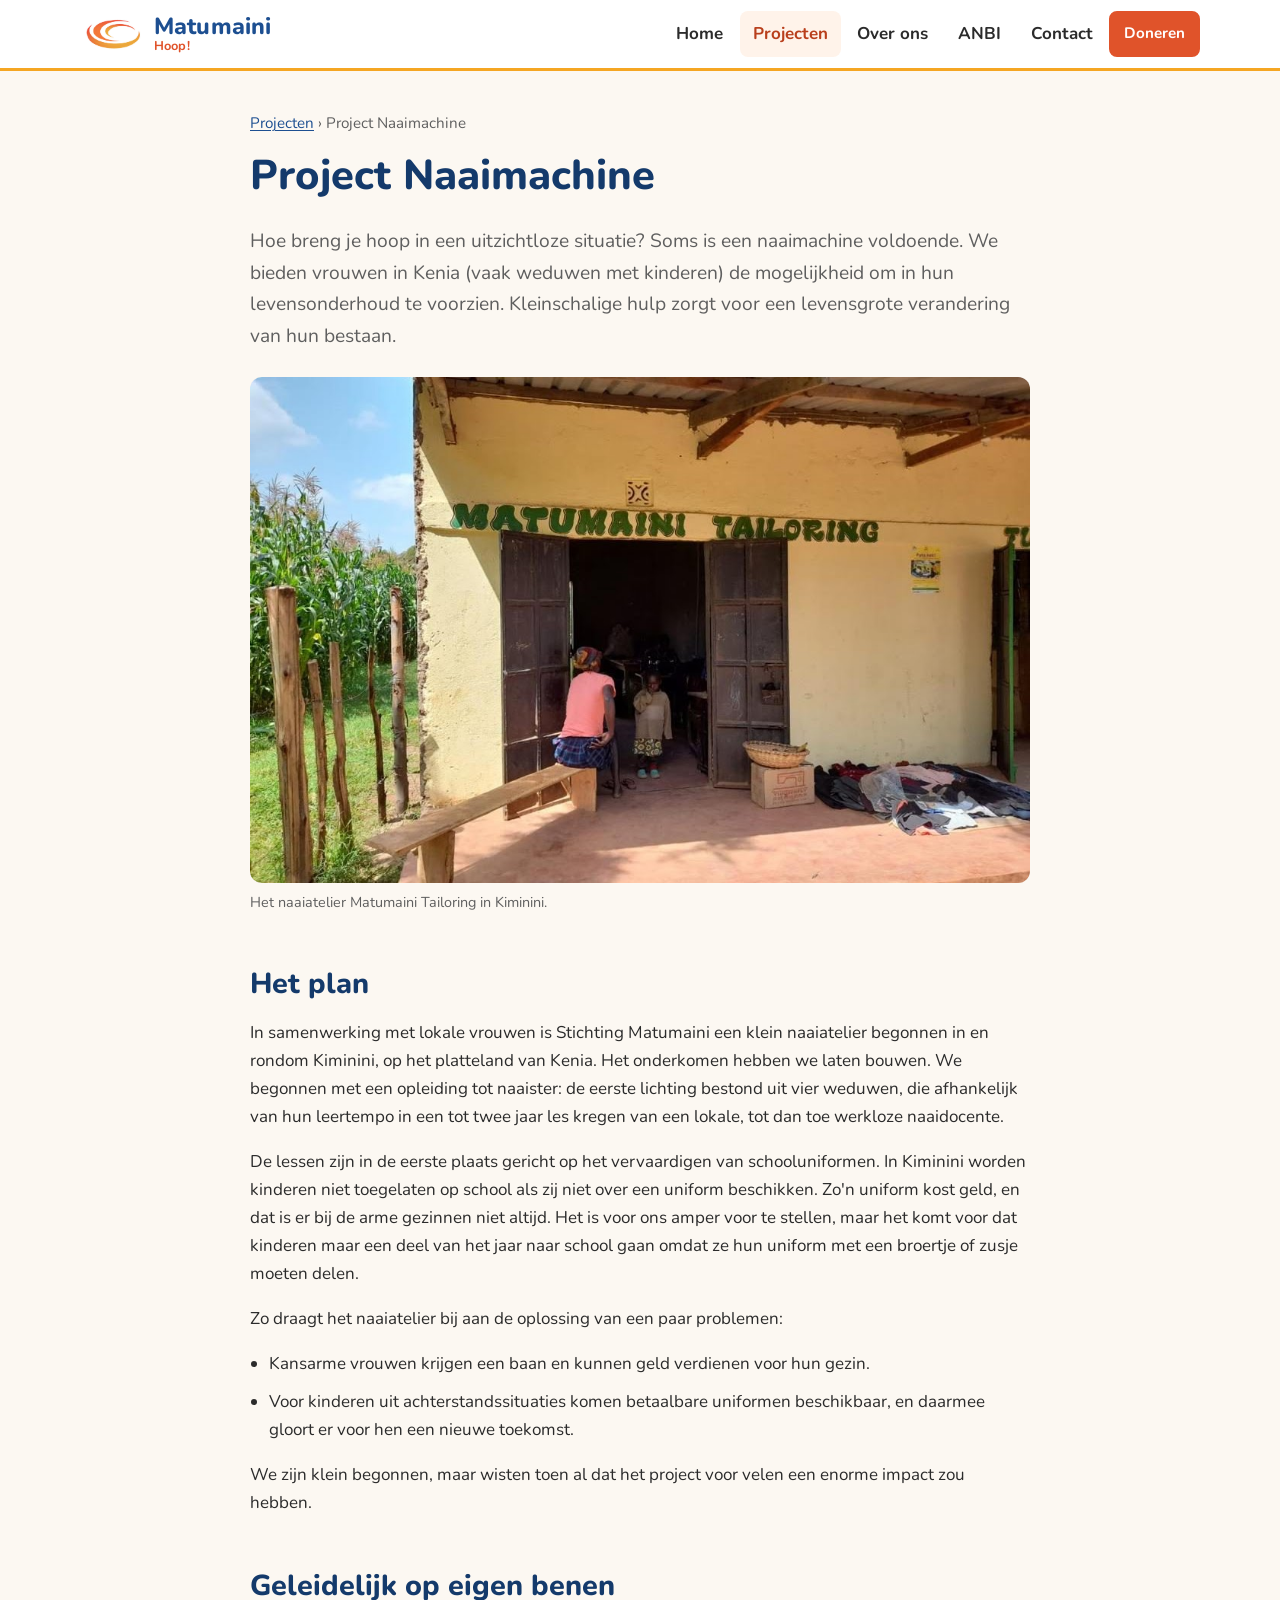
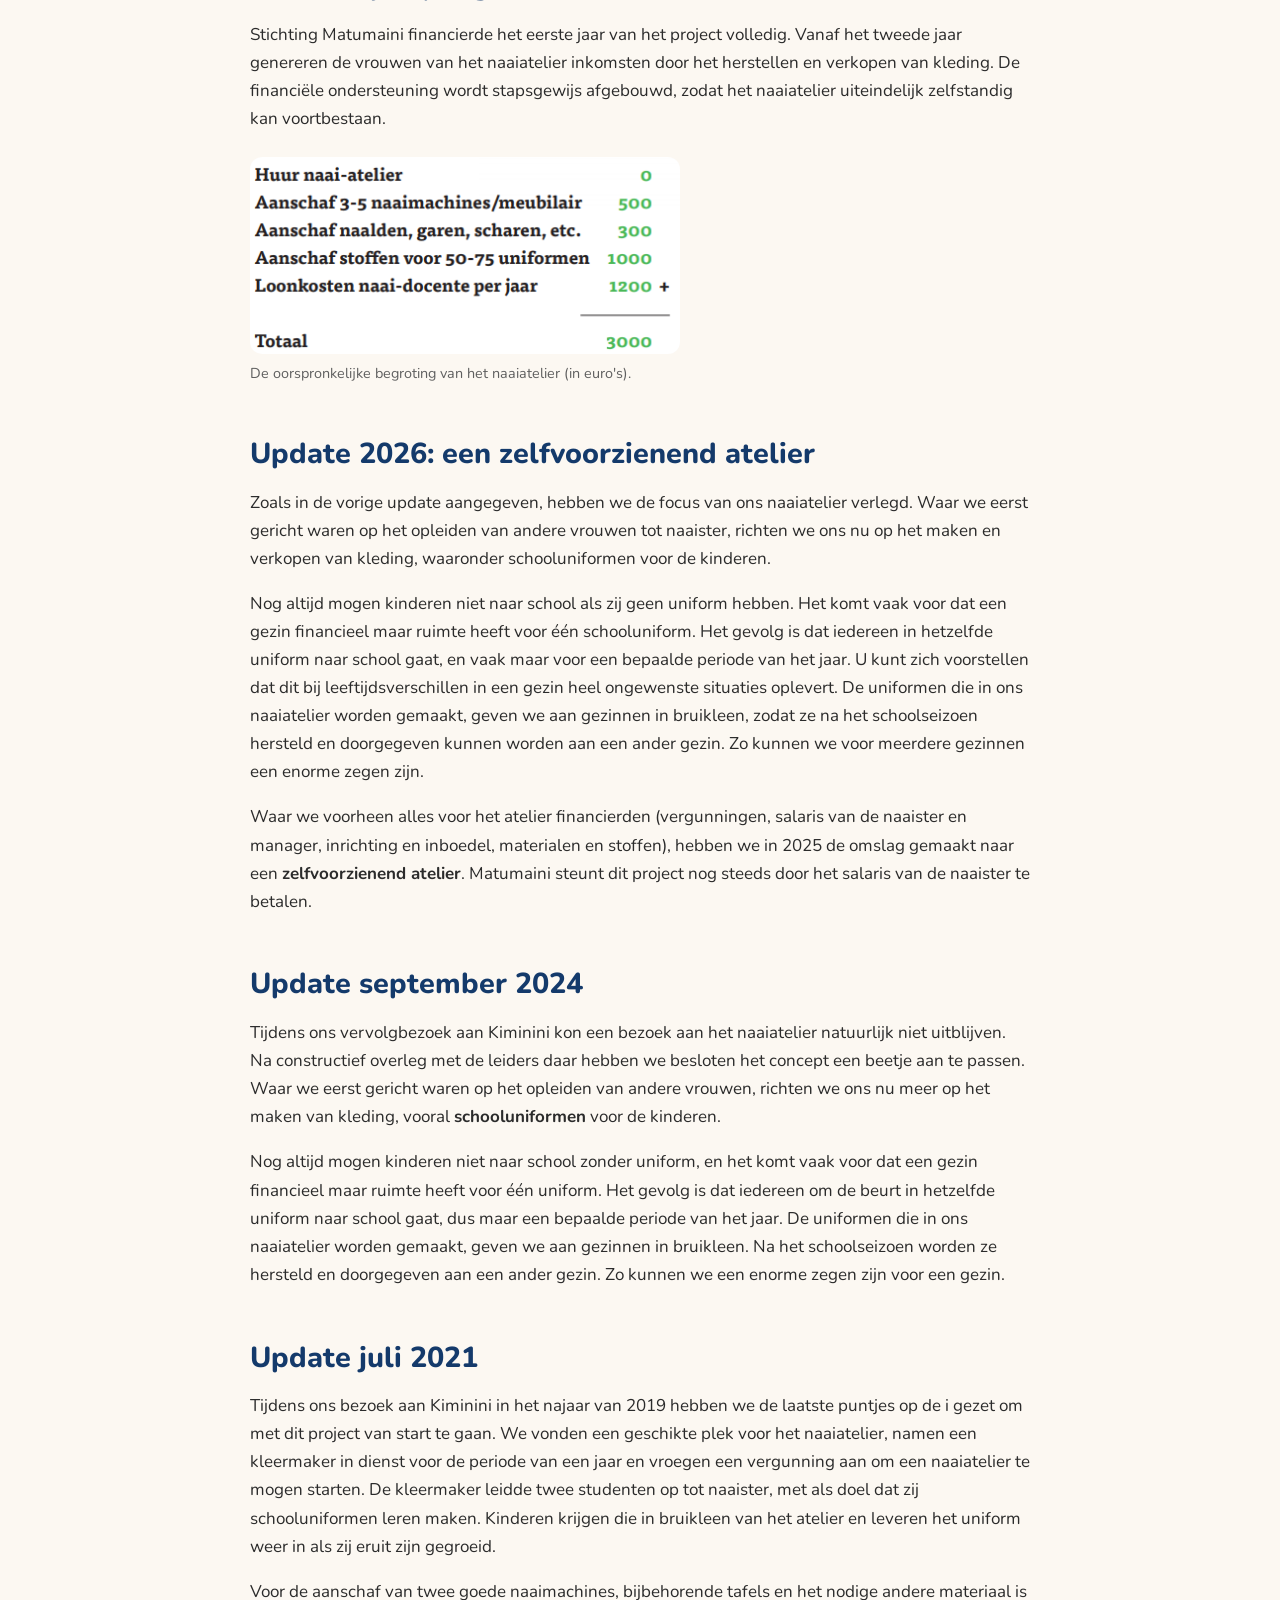
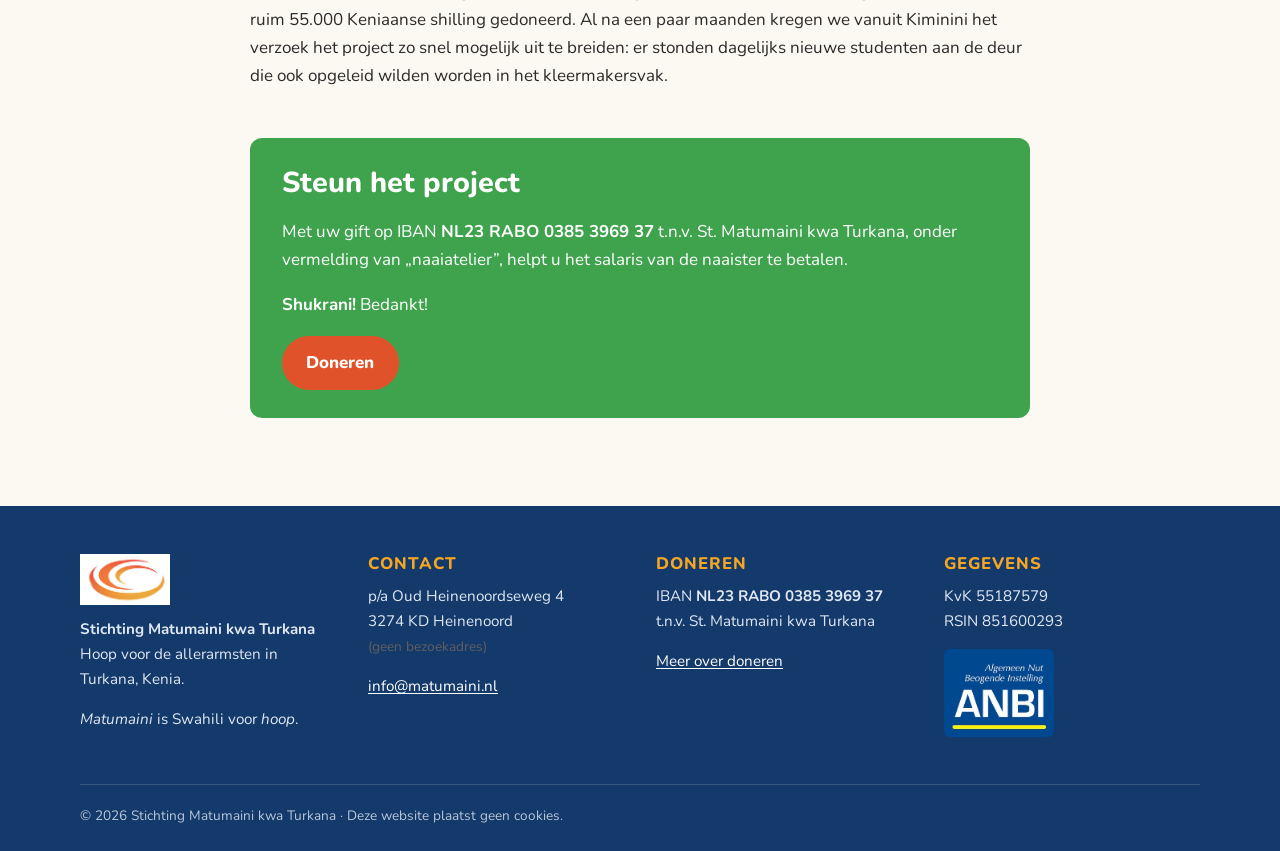
<file: projecten/project-naaimachine/index.html>
<!DOCTYPE html>
<html lang="nl">
<head>
  <meta charset="utf-8">
  <meta name="viewport" content="width=device-width, initial-scale=1">
  <title>Project Naaimachine – Stichting Matumaini</title>
  <meta name="description" content="Het naaiatelier van Stichting Matumaini in Kiminini, Kenia: vrouwen maken schooluniformen zodat kinderen naar school kunnen.">
  <link rel="canonical" href="https://www.matumaini.nl/projecten/project-naaimachine/">
  <link rel="icon" href="../../images/favicon.svg" type="image/svg+xml">
  <link rel="icon" href="../../images/logo.png" type="image/png">
  <meta property="og:title" content="Project Naaimachine – Stichting Matumaini">
  <meta property="og:description" content="Het naaiatelier van Stichting Matumaini in Kiminini, Kenia: vrouwen maken schooluniformen zodat kinderen naar school kunnen.">
  <meta property="og:image" content="https://www.matumaini.nl/images/hero-turkana.jpg">
  <meta property="og:type" content="website">
  <link rel="preconnect" href="https://fonts.googleapis.com">
  <link rel="preconnect" href="https://fonts.gstatic.com" crossorigin>
  <link href="https://fonts.googleapis.com/css2?family=Nunito:wght@400;600;700;800&display=swap" rel="stylesheet">
  <link rel="stylesheet" href="../../css/stijl.css">
</head>
<body>
<a class="skip" href="#inhoud">Direct naar inhoud</a>
<header class="site-header">
  <div class="wrap header-inner">
    <a class="brand" href="../../">
      <img src="../../images/logo.png" alt="" width="64" height="35">
      <span class="brand-naam">Matumaini <small>Hoop!</small></span>
    </a>
    <button class="menu-knop" aria-expanded="false" aria-controls="hoofdmenu">
      <span class="menu-lijn"></span><span class="sr-only">Menu</span>
    </button>
    <nav id="hoofdmenu" class="hoofdmenu" aria-label="Hoofdmenu">
      <ul>
        <li><a href="../../">Home</a></li>
        <li><a href="../../projecten/" aria-current="page">Projecten</a></li>
        <li><a href="../../over-ons/">Over ons</a></li>
        <li><a href="../../anbi/">ANBI</a></li>
        <li><a href="../../contact/">Contact</a></li>
        <li><a class="knop knop-klein" href="../../doneren/">Doneren</a></li>
      </ul>
    </nav>
  </div>
</header>

<main id="inhoud">
<section class="wrap sectie smal">
  <p class="kruimel"><a href="../">Projecten</a> › Project Naaimachine</p>
  <h1>Project Naaimachine</h1>
  <p class="intro">Hoe breng je hoop in een uitzichtloze situatie? Soms is een naaimachine voldoende. We bieden vrouwen in Kenia (vaak weduwen met kinderen) de mogelijkheid om in hun levensonderhoud te voorzien. Kleinschalige hulp zorgt voor een levensgrote verandering van hun bestaan.</p>
  <figure class="breed">
    <img src="../../images/naaiatelier-breed.jpg" alt="Het naaiatelier 'Matumaini Tailoring' in Kiminini, met een naaister en een kind bij de ingang" width="1024" height="665">
    <figcaption>Het naaiatelier Matumaini Tailoring in Kiminini.</figcaption>
  </figure>

  <h2>Het plan</h2>
  <p>In samenwerking met lokale vrouwen is Stichting Matumaini een klein naaiatelier begonnen in en rondom Kiminini, op het platteland van Kenia. Het onderkomen hebben we laten bouwen. We begonnen met een opleiding tot naaister: de eerste lichting bestond uit vier weduwen, die afhankelijk van hun leertempo in een tot twee jaar les kregen van een lokale, tot dan toe werkloze naaidocente.</p>
  <p>De lessen zijn in de eerste plaats gericht op het vervaardigen van schooluniformen. In Kiminini worden kinderen niet toegelaten op school als zij niet over een uniform beschikken. Zo'n uniform kost geld, en dat is er bij de arme gezinnen niet altijd. Het is voor ons amper voor te stellen, maar het komt voor dat kinderen maar een deel van het jaar naar school gaan omdat ze hun uniform met een broertje of zusje moeten delen.</p>
  <p>Zo draagt het naaiatelier bij aan de oplossing van een paar problemen:</p>
  <ul class="lijst">
    <li>Kansarme vrouwen krijgen een baan en kunnen geld verdienen voor hun gezin.</li>
    <li>Voor kinderen uit achterstandssituaties komen betaalbare uniformen beschikbaar, en daarmee gloort er voor hen een nieuwe toekomst.</li>
  </ul>
  <p>We zijn klein begonnen, maar wisten toen al dat het project voor velen een enorme impact zou hebben.</p>

  <h2>Geleidelijk op eigen benen</h2>
  <p>Stichting Matumaini financierde het eerste jaar van het project volledig. Vanaf het tweede jaar genereren de vrouwen van het naaiatelier inkomsten door het herstellen en verkopen van kleding. De financiële ondersteuning wordt stapsgewijs afgebouwd, zodat het naaiatelier uiteindelijk zelfstandig kan voortbestaan.</p>
  <figure>
    <img src="../../images/begroting-naaiatelier.png" alt="Begroting naaiatelier: huur 0, aanschaf 3-5 naaimachines/meubilair 500, naalden, garen en scharen 300, stoffen voor 50-75 uniformen 1000, loonkosten naaidocente per jaar 1200; totaal 3000 euro" width="430" height="220" loading="lazy">
    <figcaption>De oorspronkelijke begroting van het naaiatelier (in euro's).</figcaption>
  </figure>

  <h2>Update 2026: een zelfvoorzienend atelier</h2>
  <p>Zoals in de vorige update aangegeven, hebben we de focus van ons naaiatelier verlegd. Waar we eerst gericht waren op het opleiden van andere vrouwen tot naaister, richten we ons nu op het maken en verkopen van kleding, waaronder schooluniformen voor de kinderen.</p>
  <p>Nog altijd mogen kinderen niet naar school als zij geen uniform hebben. Het komt vaak voor dat een gezin financieel maar ruimte heeft voor één schooluniform. Het gevolg is dat iedereen in hetzelfde uniform naar school gaat, en vaak maar voor een bepaalde periode van het jaar. U kunt zich voorstellen dat dit bij leeftijdsverschillen in een gezin heel ongewenste situaties oplevert. De uniformen die in ons naaiatelier worden gemaakt, geven we aan gezinnen in bruikleen, zodat ze na het schoolseizoen hersteld en doorgegeven kunnen worden aan een ander gezin. Zo kunnen we voor meerdere gezinnen een enorme zegen zijn.</p>
  <p>Waar we voorheen alles voor het atelier financierden (vergunningen, salaris van de naaister en manager, inrichting en inboedel, materialen en stoffen), hebben we in 2025 de omslag gemaakt naar een <strong>zelfvoorzienend atelier</strong>. Matumaini steunt dit project nog steeds door het salaris van de naaister te betalen.</p>

  <h2>Update september 2024</h2>
  <p>Tijdens ons vervolgbezoek aan Kiminini kon een bezoek aan het naaiatelier natuurlijk niet uitblijven. Na constructief overleg met de leiders daar hebben we besloten het concept een beetje aan te passen. Waar we eerst gericht waren op het opleiden van andere vrouwen, richten we ons nu meer op het maken van kleding, vooral <strong>schooluniformen</strong> voor de kinderen.</p>
  <p>Nog altijd mogen kinderen niet naar school zonder uniform, en het komt vaak voor dat een gezin financieel maar ruimte heeft voor één uniform. Het gevolg is dat iedereen om de beurt in hetzelfde uniform naar school gaat, dus maar een bepaalde periode van het jaar. De uniformen die in ons naaiatelier worden gemaakt, geven we aan gezinnen in bruikleen. Na het schoolseizoen worden ze hersteld en doorgegeven aan een ander gezin. Zo kunnen we een enorme zegen zijn voor een gezin.</p>

  <h2>Update juli 2021</h2>
  <p>Tijdens ons bezoek aan Kiminini in het najaar van 2019 hebben we de laatste puntjes op de i gezet om met dit project van start te gaan. We vonden een geschikte plek voor het naaiatelier, namen een kleermaker in dienst voor de periode van een jaar en vroegen een vergunning aan om een naaiatelier te mogen starten. De kleermaker leidde twee studenten op tot naaister, met als doel dat zij schooluniformen leren maken. Kinderen krijgen die in bruikleen van het atelier en leveren het uniform weer in als zij eruit zijn gegroeid.</p>
  <p>Voor de aanschaf van twee goede naaimachines, bijbehorende tafels en het nodige andere materiaal is ruim 55.000 Keniaanse shilling gedoneerd. Al na een paar maanden kregen we vanuit Kiminini het verzoek het project zo snel mogelijk uit te breiden: er stonden dagelijks nieuwe studenten aan de deur die ook opgeleid wilden worden in het kleermakersvak.</p>

  <div class="steun-blok">
    <h2>Steun het project</h2>
    <p>Met uw gift op IBAN <strong>NL23 RABO 0385 3969 37</strong> t.n.v. St. Matumaini kwa Turkana, onder vermelding van „naaiatelier”, helpt u het salaris van de naaister te betalen.</p>
    <p><strong>Shukrani!</strong> Bedankt!</p>
    <p><a class="knop" href="../../doneren/">Doneren</a></p>
  </div>
</section>
</main>
<footer class="site-footer">
  <div class="wrap footer-grid">
    <div>
      <img src="../../images/logo.png" alt="Logo Stichting Matumaini" width="90" height="49">
      <p><strong>Stichting Matumaini kwa Turkana</strong><br>
      Hoop voor de allerarmsten in Turkana, Kenia.</p>
      <p><em>Matumaini</em> is Swahili voor <em>hoop</em>.</p>
    </div>
    <div>
      <h2>Contact</h2>
      <p>p/a Oud Heinenoordseweg 4<br>3274 KD Heinenoord<br><small>(geen bezoekadres)</small></p>
      <p><a href="mailto:info@matumaini.nl">info@matumaini.nl</a></p>
    </div>
    <div>
      <h2>Doneren</h2>
      <p>IBAN <strong>NL23 RABO 0385 3969 37</strong><br>t.n.v. St. Matumaini kwa Turkana</p>
      <p><a href="../../doneren/">Meer over doneren</a></p>
    </div>
    <div>
      <h2>Gegevens</h2>
      <p>KvK 55187579<br>RSIN 851600293</p>
      <p><a href="../../anbi/"><img class="anbi-badge" src="../../images/anbi-logo.jpg" alt="ANBI – Algemeen Nut Beogende Instelling" width="110" height="80"></a></p>
    </div>
  </div>
  <div class="wrap footer-onder">
    <p>© <span id="jaar">2026</span> Stichting Matumaini kwa Turkana · Deze website plaatst geen cookies.</p>
  </div>
</footer>
<script src="../../js/menu.js"></script>
</body>
</html>
</file>
<file: css/stijl.css>
/* Stichting Matumaini – huisstijl
   Kleuren komen uit het logo (oranje/amber) en de flyers (blauw, groen). */
:root {
  --oranje: #e0532a;
  --oranje-donker: #b93f1c;
  --amber: #f5a623;
  --blauw: #1d4f91;
  --blauw-donker: #143a6b;
  --groen: #3fa34d;
  --tekst: #2b2b2b;
  --tekst-licht: #5f5f5f;
  --achtergrond: #fcf8f2;
  --wit: #ffffff;
  --lijn: #e8dfd2;
  --schaduw: 0 4px 18px rgba(60, 40, 20, .10);
  --radius: 12px;
  --kop-font: "Nunito", "Segoe UI", system-ui, sans-serif;
  --body-font: "Nunito", "Segoe UI", system-ui, sans-serif;
}

*, *::before, *::after { box-sizing: border-box; }
html { scroll-behavior: smooth; }
body {
  margin: 0;
  font-family: var(--body-font);
  font-size: 1.0625rem;
  line-height: 1.65;
  color: var(--tekst);
  background: var(--achtergrond);
}
img { max-width: 100%; height: auto; display: block; }
a { color: var(--blauw); text-decoration-thickness: 1px; text-underline-offset: 2px; }
a:hover { color: var(--oranje-donker); }
h1, h2, h3 { font-family: var(--kop-font); line-height: 1.2; color: var(--blauw-donker); margin: 0 0 .6em; }
h1 { font-size: clamp(1.9rem, 4vw, 2.6rem); font-weight: 800; }
h2 { font-size: clamp(1.4rem, 3vw, 1.8rem); font-weight: 800; margin-top: 1.8em; }
h3 { font-size: 1.2rem; font-weight: 700; margin-top: 1.4em; }
p { margin: 0 0 1em; }
small { font-size: .9em; color: var(--tekst-licht); }
figure { margin: 1.5rem 0; }
figcaption { font-size: .9rem; color: var(--tekst-licht); margin-top: .5rem; }
figure img { border-radius: var(--radius); }

.wrap { width: min(1120px, 100% - 2.5rem); margin-inline: auto; }
.smal { max-width: 780px; }
.sectie { padding-block: 2.5rem; }
.centreer { text-align: center; }
.intro { font-size: 1.2rem; color: var(--tekst-licht); }
.sr-only { position: absolute; width: 1px; height: 1px; overflow: hidden; clip: rect(0 0 0 0); white-space: nowrap; }
.skip { position: absolute; left: -999px; top: 0; background: var(--blauw); color: #fff; padding: .5rem 1rem; z-index: 100; }
.skip:focus { left: 0; }

/* Header */
.site-header {
  background: var(--wit);
  border-bottom: 3px solid var(--amber);
  position: sticky; top: 0; z-index: 50;
}
.header-inner { display: flex; align-items: center; justify-content: space-between; gap: 1rem; min-height: 68px; }
.brand { display: flex; align-items: center; gap: .6rem; text-decoration: none; color: var(--blauw); }
.brand img { width: 64px; height: auto; }
.brand-naam { font-family: var(--kop-font); font-weight: 800; font-size: 1.45rem; letter-spacing: .01em; line-height: 1; }
.brand-naam small { display: block; font-size: .8rem; color: var(--oranje); font-weight: 700; margin-top: .15rem; }
.hoofdmenu ul { list-style: none; margin: 0; padding: 0; display: flex; gap: .25rem; align-items: center; }
.hoofdmenu a { display: block; padding: .55rem .8rem; font-weight: 700; text-decoration: none; color: var(--tekst); border-radius: 8px; }
.hoofdmenu a:hover, .hoofdmenu a[aria-current="page"] { color: var(--oranje-donker); background: #fff3ea; }
.hoofdmenu a.knop { color: #fff; }
.hoofdmenu a.knop:hover { background: var(--oranje-donker); }
.menu-knop { display: none; background: none; border: 2px solid var(--lijn); border-radius: 8px; width: 44px; height: 44px; cursor: pointer; position: relative; }
.menu-lijn, .menu-lijn::before, .menu-lijn::after {
  content: ""; position: absolute; left: 10px; width: 20px; height: 2px; background: var(--blauw); transition: transform .2s, top .2s;
}
.menu-lijn { top: 19px; }
.menu-lijn::before { top: -6px; left: 0; }
.menu-lijn::after { top: 6px; left: 0; }
.menu-knop[aria-expanded="true"] .menu-lijn { background: transparent; }
.menu-knop[aria-expanded="true"] .menu-lijn::before { transform: rotate(45deg); top: 0; }
.menu-knop[aria-expanded="true"] .menu-lijn::after { transform: rotate(-45deg); top: 0; }

@media (max-width: 800px) {
  .menu-knop { display: block; }
  .hoofdmenu { display: none; position: absolute; left: 0; right: 0; top: 100%; background: var(--wit); border-bottom: 3px solid var(--amber); box-shadow: var(--schaduw); }
  .hoofdmenu.open { display: block; }
  .hoofdmenu ul { flex-direction: column; align-items: stretch; padding: .5rem 1rem 1rem; gap: 0; }
  .hoofdmenu a { padding: .8rem .5rem; border-bottom: 1px solid var(--lijn); border-radius: 0; }
  .hoofdmenu a.knop { margin-top: .75rem; border-radius: 999px; text-align: center; border-bottom: 0; }
}

/* Knoppen */
.knop {
  display: inline-block; padding: .7rem 1.4rem; border-radius: 999px; font-weight: 800; text-decoration: none;
  background: var(--oranje); color: #fff; border: 2px solid var(--oranje); transition: background .15s, color .15s;
}
.knop:hover { background: var(--oranje-donker); border-color: var(--oranje-donker); color: #fff; }
.knop-klein { padding: .45rem 1.1rem; font-size: .95rem; }
.knop-licht { background: rgba(255,255,255,.15); border-color: #fff; color: #fff; }
.knop-licht:hover { background: #fff; color: var(--oranje-donker); border-color: #fff; }
.knop-wit { background: #fff; color: var(--oranje-donker); border-color: #fff; }
.knop-wit:hover { background: #fff3ea; color: var(--oranje-donker); }
.knop-omlijnd { background: transparent; color: var(--oranje-donker); }
.knop-omlijnd:hover { background: var(--oranje); color: #fff; }

/* Hero */
.hero { position: relative; min-height: 420px; display: grid; align-items: end; color: #fff; isolation: isolate; }
.hero-foto { position: absolute; inset: 0; width: 100%; height: 100%; object-fit: cover; object-position: 60% 40%; z-index: -2; }
.hero::after { content: ""; position: absolute; inset: 0; z-index: -1; background: linear-gradient(to top, rgba(20,30,50,.85) 0%, rgba(20,30,50,.45) 55%, rgba(20,30,50,.15) 100%); }
.hero-tekst { padding-block: 3rem 2.5rem; max-width: 720px; margin-inline: auto; width: min(1120px, 100% - 2.5rem); }
.hero-tekst h1 { color: #fff; text-shadow: 0 2px 8px rgba(0,0,0,.35); }
.hero-tekst p { font-size: 1.15rem; max-width: 60ch; }
.hero-knoppen { display: flex; gap: .75rem; flex-wrap: wrap; }
@media (min-width: 800px) { .hero { min-height: 520px; } .hero-tekst { margin-inline: auto 0; padding-inline-end: 0; } .hero .hero-tekst { width: min(1120px, 100% - 2.5rem); max-width: none; margin-inline: auto; } .hero-tekst h1 { max-width: 16ch; } }

/* Kaarten */
.sectie-kop { text-align: center; margin-top: 0; }
.kaarten { display: grid; gap: 1.5rem; grid-template-columns: repeat(auto-fit, minmax(270px, 1fr)); margin-bottom: 2rem; }
.kaart { background: var(--wit); border-radius: var(--radius); box-shadow: var(--schaduw); overflow: hidden; display: flex; flex-direction: column; }
.kaart img { aspect-ratio: 3 / 2; object-fit: cover; width: 100%; transition: transform .3s; }
.kaart a:hover img { transform: scale(1.03); }
.kaart > a { overflow: hidden; display: block; }
.kaart-inhoud { padding: 1.25rem 1.4rem 1.5rem; }
.kaart h3 { margin-top: 0; }
.kaart h3 a { text-decoration: none; }
.kaart h3 a:hover { text-decoration: underline; }
.kaart p { margin-bottom: 0; color: var(--tekst-licht); font-size: 1rem; }

/* Banden */
.band { padding-block: 3rem; color: #fff; }
.band-oranje { background: linear-gradient(120deg, var(--oranje) 0%, var(--amber) 100%); }
.band h2 { color: #fff; margin-top: 0; }
.band p { margin-bottom: 0; }
.band-inner { display: flex; align-items: center; justify-content: space-between; gap: 2rem; flex-wrap: wrap; }
.band-inner > div { flex: 1 1 480px; }

/* Layout-hulpjes */
.twee-kolommen { display: grid; gap: 2rem; grid-template-columns: repeat(auto-fit, minmax(280px, 1fr)); align-items: start; }
.twee-kolommen h2:first-child { margin-top: 0; }
.twee-kolommen figure { margin: 0; }
.lijst { padding-left: 1.2rem; }
.lijst li { margin-bottom: .6rem; }
.kruimel { font-size: .95rem; color: var(--tekst-licht); }
.citaat { font-family: var(--kop-font); font-size: 1.4rem; font-weight: 800; color: var(--groen); text-align: center; margin: 2rem 0; }
.feit { background: var(--wit); border-left: 6px solid var(--amber); border-radius: var(--radius); padding: 1.25rem 1.5rem; box-shadow: var(--schaduw); }
.feit-getal { font-family: var(--kop-font); font-size: 3rem; font-weight: 800; color: var(--oranje); line-height: 1; margin-bottom: .3rem; }
.feit p:last-child { margin-bottom: 0; }
.bijbel { margin: 2rem 0; padding: 1.5rem 2rem; background: var(--wit); border-left: 6px solid var(--amber); border-radius: var(--radius); box-shadow: var(--schaduw); }
.bijbel p { font-family: var(--kop-font); font-size: 1.25rem; font-weight: 600; color: var(--blauw-donker); margin-bottom: .5rem; }
.bijbel footer { color: var(--oranje-donker); font-weight: 700; }
.tabel { border-collapse: collapse; width: 100%; margin: 1rem 0 1.5rem; background: var(--wit); border-radius: var(--radius); overflow: hidden; box-shadow: var(--schaduw); }
.tabel th, .tabel td { text-align: left; padding: .7rem 1rem; border-bottom: 1px solid var(--lijn); vertical-align: top; }
.tabel th { width: 38%; color: var(--blauw-donker); font-weight: 700; background: #fff8ef; }
.tabel tr:last-child th, .tabel tr:last-child td { border-bottom: 0; }
.anbi-figuur img { max-width: 220px; border-radius: 8px; }
.steun-blok { margin-top: 3rem; padding: 1.75rem 2rem; background: var(--groen); color: #fff; border-radius: var(--radius); }
.steun-blok h2 { color: #fff; margin-top: 0; }
.steun-blok a:not(.knop) { color: #fff; }
.steun-blok p:last-child { margin-bottom: 0; }
.doneer-grid { display: grid; gap: 1.5rem; grid-template-columns: repeat(auto-fit, minmax(260px, 1fr)); margin: 1.5rem 0; }
.doneer-blok { background: var(--wit); border-radius: var(--radius); box-shadow: var(--schaduw); padding: 1.5rem 1.75rem; }
.doneer-blok h2 { margin-top: 0; font-size: 1.3rem; }
.doneer-blok p:last-child { margin-bottom: 0; }
.iban { font-family: var(--kop-font); font-size: 1.5rem; font-weight: 800; color: var(--oranje-donker); letter-spacing: .02em; margin-bottom: .4rem; }
.qr-blok { text-align: center; }
.qr-blok img { margin: .5rem auto 1rem; width: 180px; background: #fff; }

/* Footer */
.site-footer { background: var(--blauw-donker); color: #dfe7f3; margin-top: 3rem; padding-block: 3rem 1.5rem; font-size: .95rem; }
.site-footer a { color: #fff; }
.site-footer h2 { color: var(--amber); font-size: 1.05rem; margin: 0 0 .6rem; text-transform: uppercase; letter-spacing: .06em; }
.site-footer img { margin-bottom: .75rem; }
.footer-grid { display: grid; gap: 2rem; grid-template-columns: repeat(auto-fit, minmax(200px, 1fr)); }
.footer-onder { border-top: 1px solid rgba(255,255,255,.15); margin-top: 2rem; padding-top: 1.25rem; font-size: .85rem; color: #b9c6da; }
.footer-onder p { margin: 0; }
.anbi-badge { border-radius: 6px; }

@media print {
  .site-header, .site-footer, .hero-knoppen, .knop, .menu-knop { display: none !important; }
  body { background: #fff; }
}

/* Statuslabel en meldingsblok (toegevoegd bij update 2026) */
.badge { display: inline-block; vertical-align: middle; font-size: .8rem; font-weight: 800; letter-spacing: .05em; text-transform: uppercase; color: var(--tekst-licht); background: var(--lijn); border-radius: 999px; padding: .2rem .7rem; margin-left: .4rem; }
.melding { background: #fff8ef; border-left: 6px solid var(--amber); border-radius: var(--radius); padding: 1rem 1.4rem; margin: 1.25rem 0 1.5rem; }
.melding p:last-child { margin-bottom: 0; }
.feit .feit-getal + p + .feit-getal { margin-top: 1rem; }
</file>
